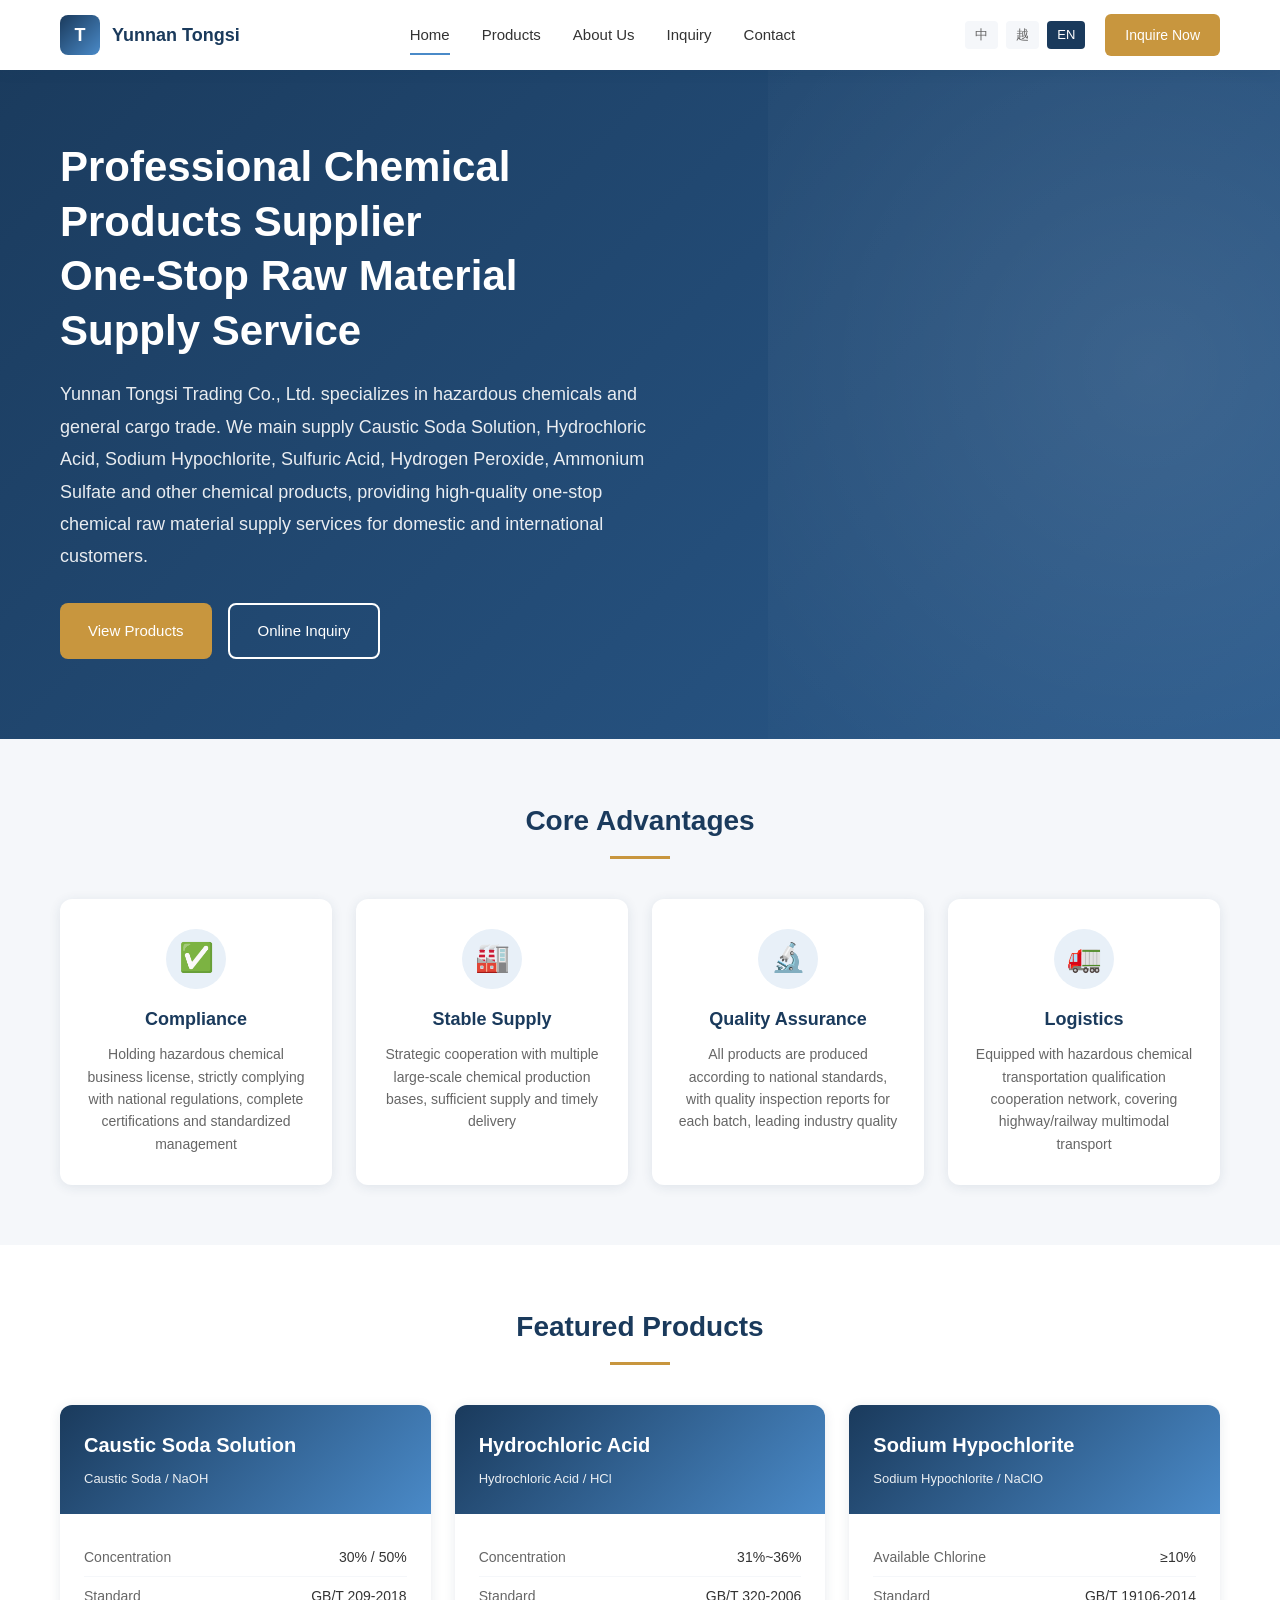
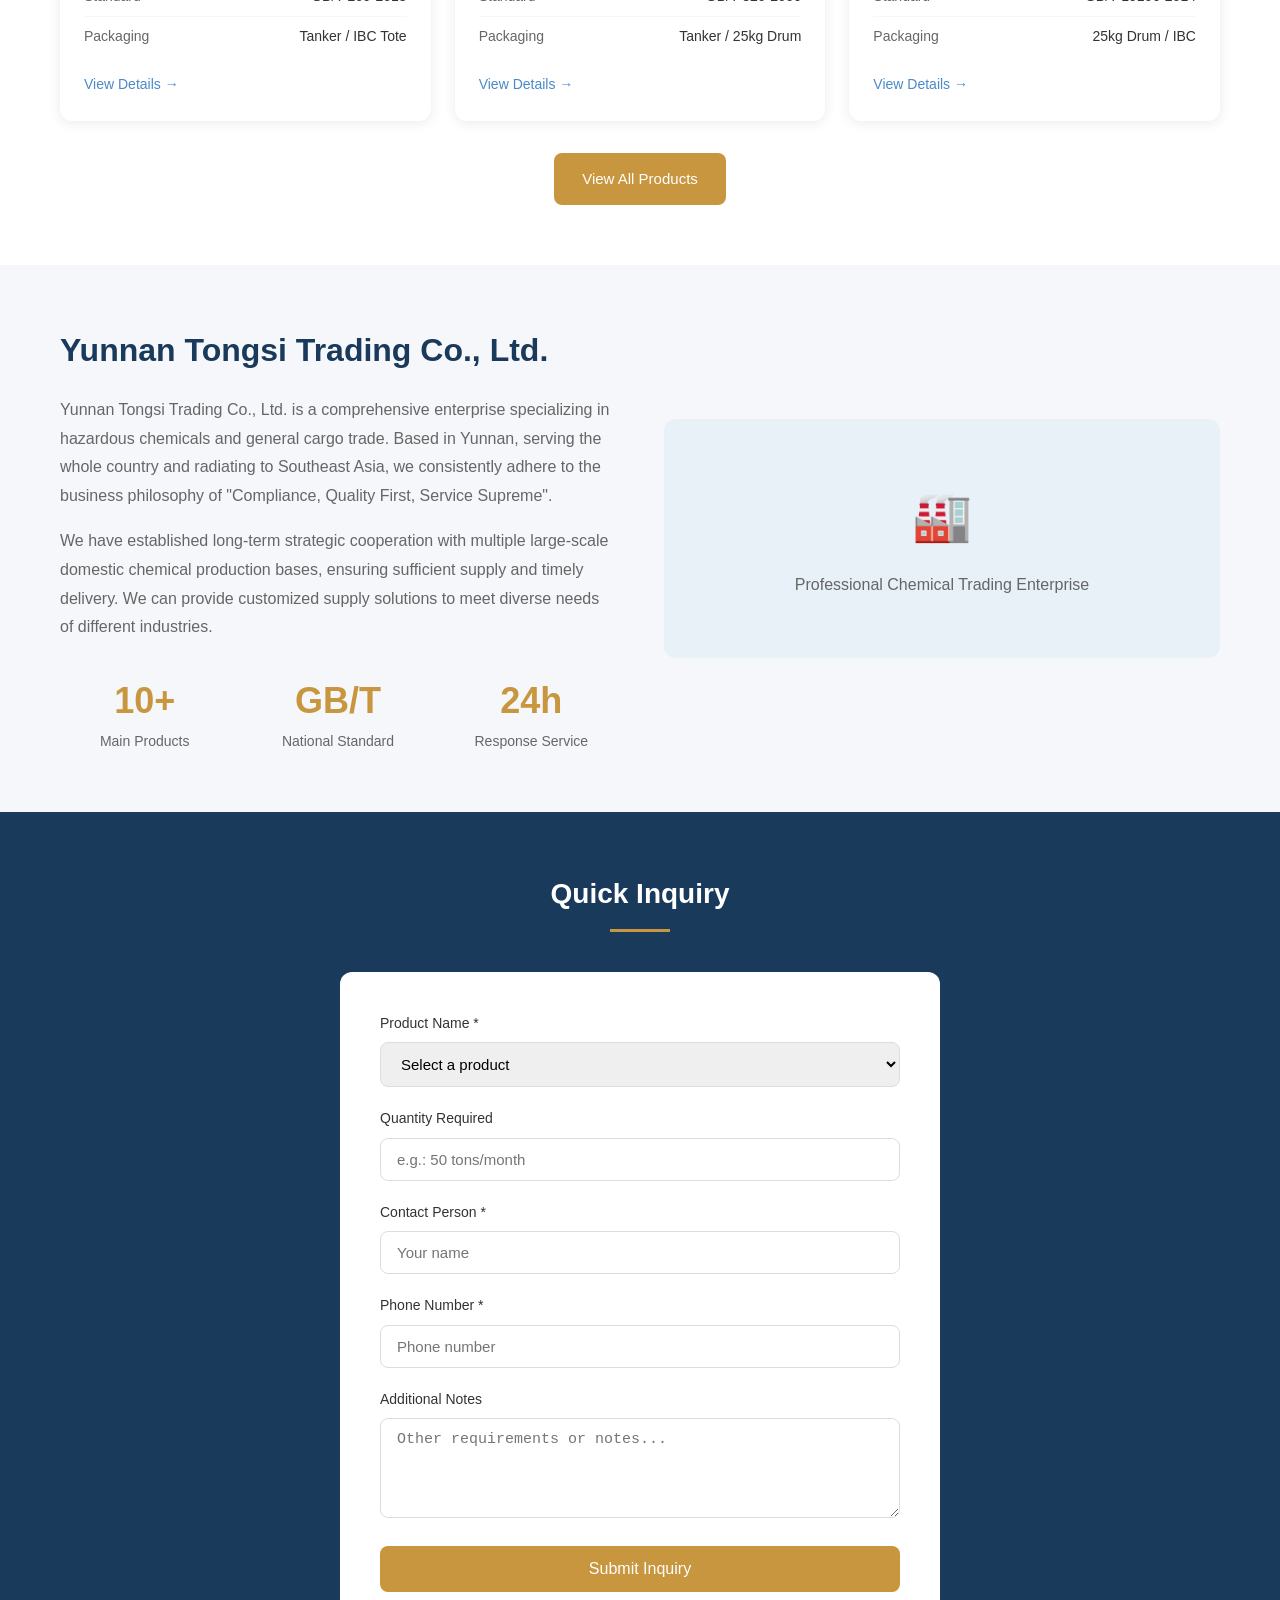
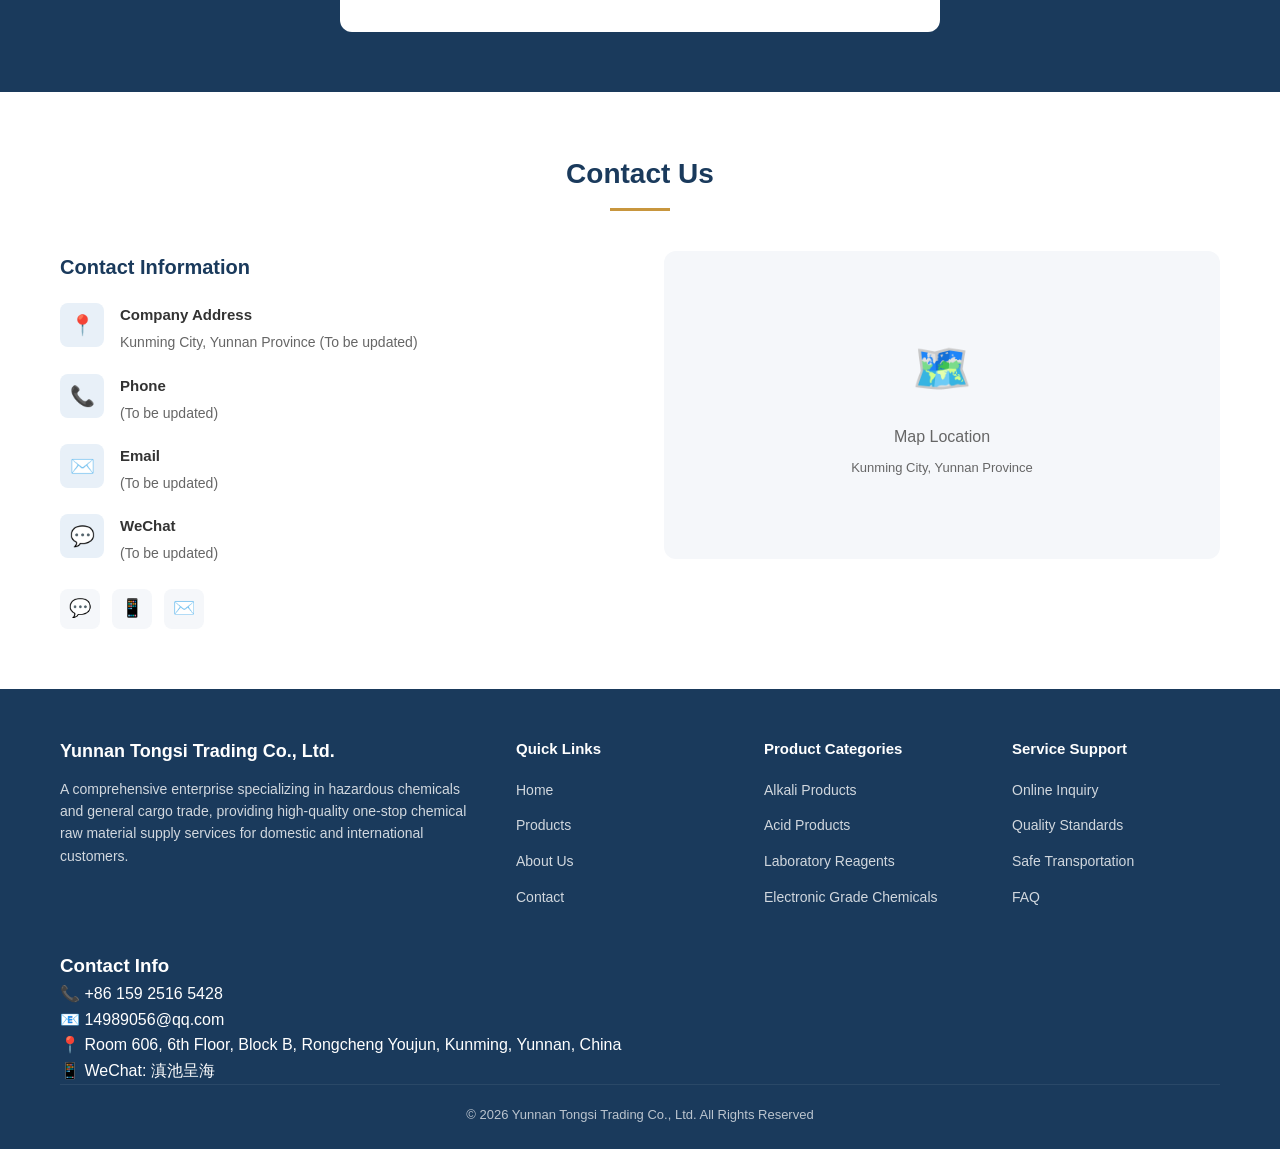
<file: en/index.html>
<!DOCTYPE html>
<html lang="en">
<head>
  <meta charset="UTF-8">
  <meta name="viewport" content="width=device-width, initial-scale=1.0">
  <meta name="description" content="Yunnan Tongsi Trading Co., Ltd. - Professional supplier of hazardous chemicals and general cargo trade, main products: Caustic Soda, Hydrochloric Acid, Sodium Hypochlorite, Sulfuric Acid, Hydrogen Peroxide, Ammonium Sulfate">
  <meta name="keywords" content="Caustic Soda, Hydrochloric Acid, Sodium Hypochlorite, Sulfuric Acid, Hydrogen Peroxide, Ammonium Sulfate, Chemical Products, Yunnan, Hazardous Chemicals">
  <title>Yunnan Tongsi Trading Co., Ltd. - Chemical Products Supplier</title>
  <link rel="stylesheet" href="../css/style.css">
</head>
<body>

<!-- Navigation -->
<nav class="navbar">
  <div class="container">
    <a href="index.html" class="logo">
      <div class="logo-icon">T</div>
      <span class="logo-text">Yunnan Tongsi</span>
    </a>
    <div class="nav-menu">
      <a href="index.html" class="active">Home</a>
      <a href="products.html">Products</a>
      <a href="about.html">About Us</a>
      <a href="inquiry.html">Inquiry</a>
      <a href="contact.html">Contact</a>
    </div>
    <div class="nav-right">
      <div class="lang-switch">
        <a href="../zh/index.html">中</a>
        <a href="../vi/index.html">越</a>
        <a href="../en/index.html" class="active">EN</a>
      </div>
      <a href="inquiry.html" class="nav-cta">Inquire Now</a>
    </div>
    <div class="mobile-menu-btn" onclick="toggleMenu()">
      <span></span>
      <span></span>
      <span></span>
    </div>
  </div>
</nav>

<!-- Hero Section -->
<section class="hero">
  <div class="container">
    <div class="hero-content">
      <h1>Professional Chemical Products Supplier<br>One-Stop Raw Material Supply Service</h1>
      <p>Yunnan Tongsi Trading Co., Ltd. specializes in hazardous chemicals and general cargo trade. We main supply Caustic Soda Solution, Hydrochloric Acid, Sodium Hypochlorite, Sulfuric Acid, Hydrogen Peroxide, Ammonium Sulfate and other chemical products, providing high-quality one-stop chemical raw material supply services for domestic and international customers.</p>
      <div class="hero-btns">
        <a href="products.html" class="btn btn-primary">View Products</a>
        <a href="inquiry.html" class="btn btn-outline">Online Inquiry</a>
      </div>
    </div>
  </div>
</section>

<!-- Core Advantages -->
<section class="advantages section">
  <div class="container">
    <h2 class="section-title">Core Advantages</h2>
    <div class="adv-grid">
      <div class="adv-card">
        <div class="adv-icon">✅</div>
        <h3>Compliance</h3>
        <p>Holding hazardous chemical business license, strictly complying with national regulations, complete certifications and standardized management</p>
      </div>
      <div class="adv-card">
        <div class="adv-icon">🏭</div>
        <h3>Stable Supply</h3>
        <p>Strategic cooperation with multiple large-scale chemical production bases, sufficient supply and timely delivery</p>
      </div>
      <div class="adv-card">
        <div class="adv-icon">🔬</div>
        <h3>Quality Assurance</h3>
        <p>All products are produced according to national standards, with quality inspection reports for each batch, leading industry quality</p>
      </div>
      <div class="adv-card">
        <div class="adv-icon">🚛</div>
        <h3>Logistics</h3>
        <p>Equipped with hazardous chemical transportation qualification cooperation network, covering highway/railway multimodal transport</p>
      </div>
    </div>
  </div>
</section>

<!-- Featured Products -->
<section class="products section">
  <div class="container">
    <h2 class="section-title">Featured Products</h2>
    <div class="product-grid">
      <!-- Caustic Soda Solution -->
      <div class="product-card">
        <div class="product-header">
          <h3>Caustic Soda Solution</h3>
          <p>Caustic Soda / NaOH</p>
        </div>
        <div class="product-body">
          <ul class="product-specs">
            <li><span class="label">Concentration</span><span class="value">30% / 50%</span></li>
            <li><span class="label">Standard</span><span class="value">GB/T 209-2018</span></li>
            <li><span class="label">Packaging</span><span class="value">Tanker / IBC Tote</span></li>
          </ul>
          <a href="products.html#lye" class="product-link">View Details →</a>
        </div>
      </div>
      <!-- Hydrochloric Acid -->
      <div class="product-card">
        <div class="product-header">
          <h3>Hydrochloric Acid</h3>
          <p>Hydrochloric Acid / HCl</p>
        </div>
        <div class="product-body">
          <ul class="product-specs">
            <li><span class="label">Concentration</span><span class="value">31%~36%</span></li>
            <li><span class="label">Standard</span><span class="value">GB/T 320-2006</span></li>
            <li><span class="label">Packaging</span><span class="value">Tanker / 25kg Drum</span></li>
          </ul>
          <a href="products.html#acid" class="product-link">View Details →</a>
        </div>
      </div>
      <!-- Sodium Hypochlorite -->
      <div class="product-card">
        <div class="product-header">
          <h3>Sodium Hypochlorite</h3>
          <p>Sodium Hypochlorite / NaClO</p>
        </div>
        <div class="product-body">
          <ul class="product-specs">
            <li><span class="label">Available Chlorine</span><span class="value">≥10%</span></li>
            <li><span class="label">Standard</span><span class="value">GB/T 19106-2014</span></li>
            <li><span class="label">Packaging</span><span class="value">25kg Drum / IBC</span></li>
          </ul>
          <a href="products.html#hypochlorite" class="product-link">View Details →</a>
        </div>
      </div>
    </div>
    <div style="text-align:center; margin-top:32px;">
      <a href="products.html" class="btn btn-primary">View All Products</a>
    </div>
  </div>
</section>

<!-- About Us -->
<section class="about section">
  <div class="container">
    <div class="about-content">
      <div class="about-text">
        <h2>Yunnan Tongsi Trading Co., Ltd.</h2>
        <p>Yunnan Tongsi Trading Co., Ltd. is a comprehensive enterprise specializing in hazardous chemicals and general cargo trade. Based in Yunnan, serving the whole country and radiating to Southeast Asia, we consistently adhere to the business philosophy of "Compliance, Quality First, Service Supreme".</p>
        <p>We have established long-term strategic cooperation with multiple large-scale domestic chemical production bases, ensuring sufficient supply and timely delivery. We can provide customized supply solutions to meet diverse needs of different industries.</p>
        <div class="about-stats">
          <div class="stat-item">
            <div class="stat-num">10+</div>
            <div class="stat-label">Main Products</div>
          </div>
          <div class="stat-item">
            <div class="stat-num">GB/T</div>
            <div class="stat-label">National Standard</div>
          </div>
          <div class="stat-item">
            <div class="stat-num">24h</div>
            <div class="stat-label">Response Service</div>
          </div>
        </div>
      </div>
      <div class="about-image">
        <!-- Placeholder: Company photo or qualification certificate -->
        <div style="background:var(--bg-blue); border-radius:12px; padding:60px; text-align:center; color:var(--text-mid);">
          <div style="font-size:48px; margin-bottom:16px;">🏭</div>
          <p>Professional Chemical Trading Enterprise</p>
        </div>
      </div>
    </div>
  </div>
</section>

<!-- Quick Inquiry -->
<section class="inquiry section">
  <div class="container">
    <h2 class="section-title">Quick Inquiry</h2>
    <form class="inquiry-form" action="https://formspree.io/f/YOUR_FORM_ID" method="POST">
      <div class="form-group">
        <label>Product Name *</label>
        <select name="product" required>
          <option value="">Select a product</option>
          <option value="Caustic Soda 30%">Caustic Soda 30%</option>
          <option value="Caustic Soda 50%">Caustic Soda 50%</option>
          <option value="Food Grade Caustic Soda">Food Grade Caustic Soda</option>
          <option value="Hydrochloric Acid">Hydrochloric Acid</option>
          <option value="Sulfuric Acid">Sulfuric Acid</option>
          <option value="Sodium Hypochlorite">Sodium Hypochlorite</option>
          <option value="Hydrogen Peroxide">Hydrogen Peroxide</option>
          <option value="Ammonium Sulfate">Ammonium Sulfate</option>
          <option value="Laboratory Reagents">Laboratory Reagents</option>
          <option value="Electronic Grade Chemicals">Electronic Grade Chemicals</option>
          <option value="Other">Other</option>
        </select>
      </div>
      <div class="form-group">
        <label>Quantity Required</label>
        <input type="text" name="quantity" placeholder="e.g.: 50 tons/month">
      </div>
      <div class="form-group">
        <label>Contact Person *</label>
        <input type="text" name="name" required placeholder="Your name">
      </div>
      <div class="form-group">
        <label>Phone Number *</label>
        <input type="tel" name="phone" required placeholder="Phone number">
      </div>
      <div class="form-group">
        <label>Additional Notes</label>
        <textarea name="message" placeholder="Other requirements or notes..."></textarea>
      </div>
      <button type="submit" class="form-submit">Submit Inquiry</button>
    </form>
  </div>
</section>

<!-- Contact Information -->
<section class="contact section">
  <div class="container">
    <h2 class="section-title">Contact Us</h2>
    <div class="contact-grid">
      <div class="contact-info">
        <h3>Contact Information</h3>
        <div class="contact-item">
          <div class="contact-icon">📍</div>
          <div class="contact-text">
            <h4>Company Address</h4>
            <p>Kunming City, Yunnan Province (To be updated)</p>
          </div>
        </div>
        <div class="contact-item">
          <div class="contact-icon">📞</div>
          <div class="contact-text">
            <h4>Phone</h4>
            <p>(To be updated)</p>
          </div>
        </div>
        <div class="contact-item">
          <div class="contact-icon">✉️</div>
          <div class="contact-text">
            <h4>Email</h4>
            <p>(To be updated)</p>
          </div>
        </div>
        <div class="contact-item">
          <div class="contact-icon">💬</div>
          <div class="contact-text">
            <h4>WeChat</h4>
            <p>(To be updated)</p>
          </div>
        </div>
        <div class="social-links">
          <a href="#" title="WeChat">💬</a>
          <a href="#" title="WhatsApp">📱</a>
          <a href="#" title="Email">✉️</a>
        </div>
      </div>
      <div class="contact-map">
        <!-- Map placeholder -->
        <div style="background:var(--bg-light); border-radius:12px; padding:80px 40px; text-align:center; color:var(--text-mid);">
          <div style="font-size:48px; margin-bottom:16px;">🗺️</div>
          <p>Map Location</p>
          <p style="font-size:13px; margin-top:8px;">Kunming City, Yunnan Province</p>
        </div>
      </div>
    </div>
  </div>
</section>

<!-- Footer -->
<footer class="footer">
  <div class="container">
    <div class="footer-grid">
      <div class="footer-brand">
        <h3>Yunnan Tongsi Trading Co., Ltd.</h3>
        <p>A comprehensive enterprise specializing in hazardous chemicals and general cargo trade, providing high-quality one-stop chemical raw material supply services for domestic and international customers.</p>
      </div>
      <div class="footer-links">
        <h4>Quick Links</h4>
        <ul>
          <li><a href="index.html">Home</a></li>
          <li><a href="products.html">Products</a></li>
          <li><a href="about.html">About Us</a></li>
          <li><a href="contact.html">Contact</a></li>
        </ul>
      </div>
      <div class="footer-links">
        <h4>Product Categories</h4>
        <ul>
          <li><a href="products.html#lye">Alkali Products</a></li>
          <li><a href="products.html#acid">Acid Products</a></li>
          <li><a href="products.html#reagent">Laboratory Reagents</a></li>
          <li><a href="products.html#electronic">Electronic Grade Chemicals</a></li>
        </ul>
      </div>
      <div class="footer-links">
        <h4>Service Support</h4>
        <ul>
          <li><a href="inquiry.html">Online Inquiry</a></li>
          <li><a href="#">Quality Standards</a></li>
          <li><a href="#">Safe Transportation</a></li>
          <li><a href="#">FAQ</a></li>
        </ul>
      </div>
    </div>
      <div class="footer-section">
        <h3>Contact Info</h3>
        <p>📞 +86 159 2516 5428</p>
        <p>📧 14989056@qq.com</p>
        <p>📍 Room 606, 6th Floor, Block B, Rongcheng Youjun, Kunming, Yunnan, China</p>
        <p>📱 WeChat: 滇池呈海</p>
      </div>
    <div class="footer-bottom">
      <p>© 2026 Yunnan Tongsi Trading Co., Ltd. All Rights Reserved</p>
    </div>
  </div>
</footer>

<script src="../js/main.js"></script>
</body>
</html>
</file>
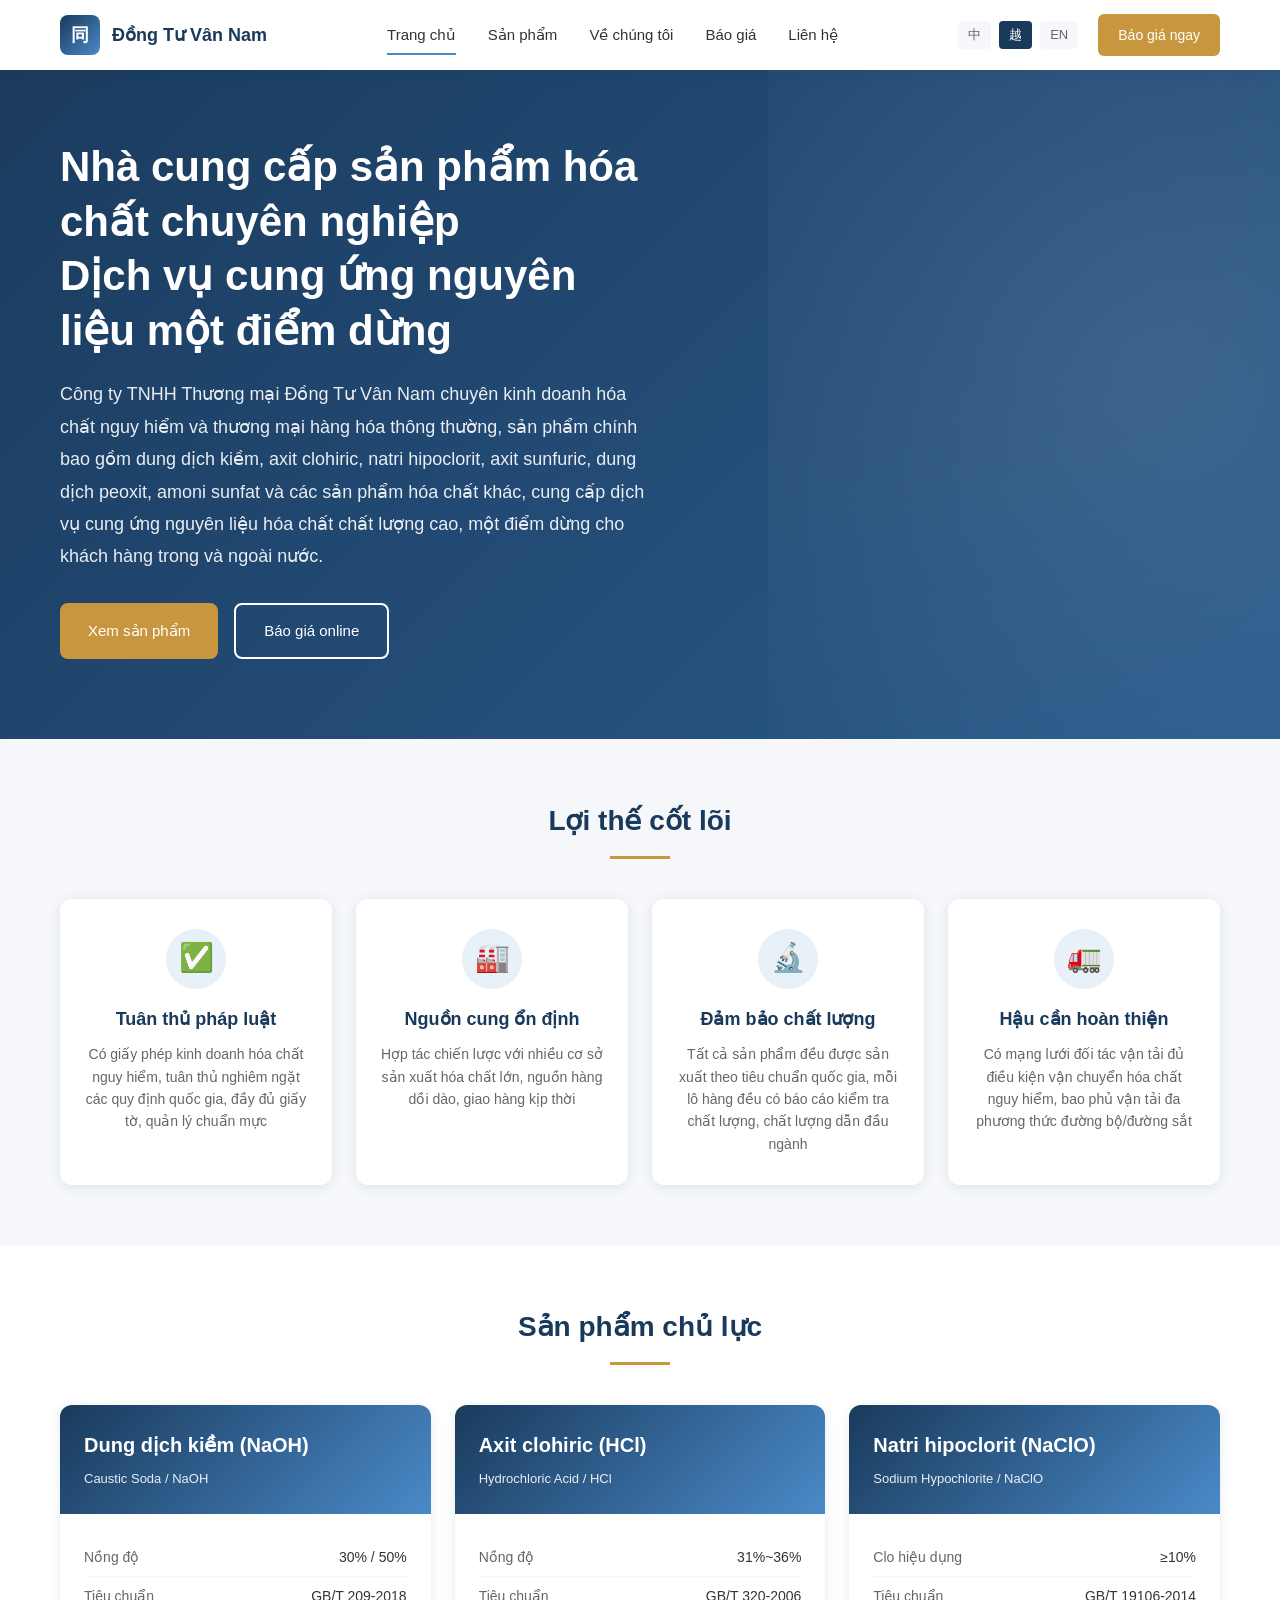
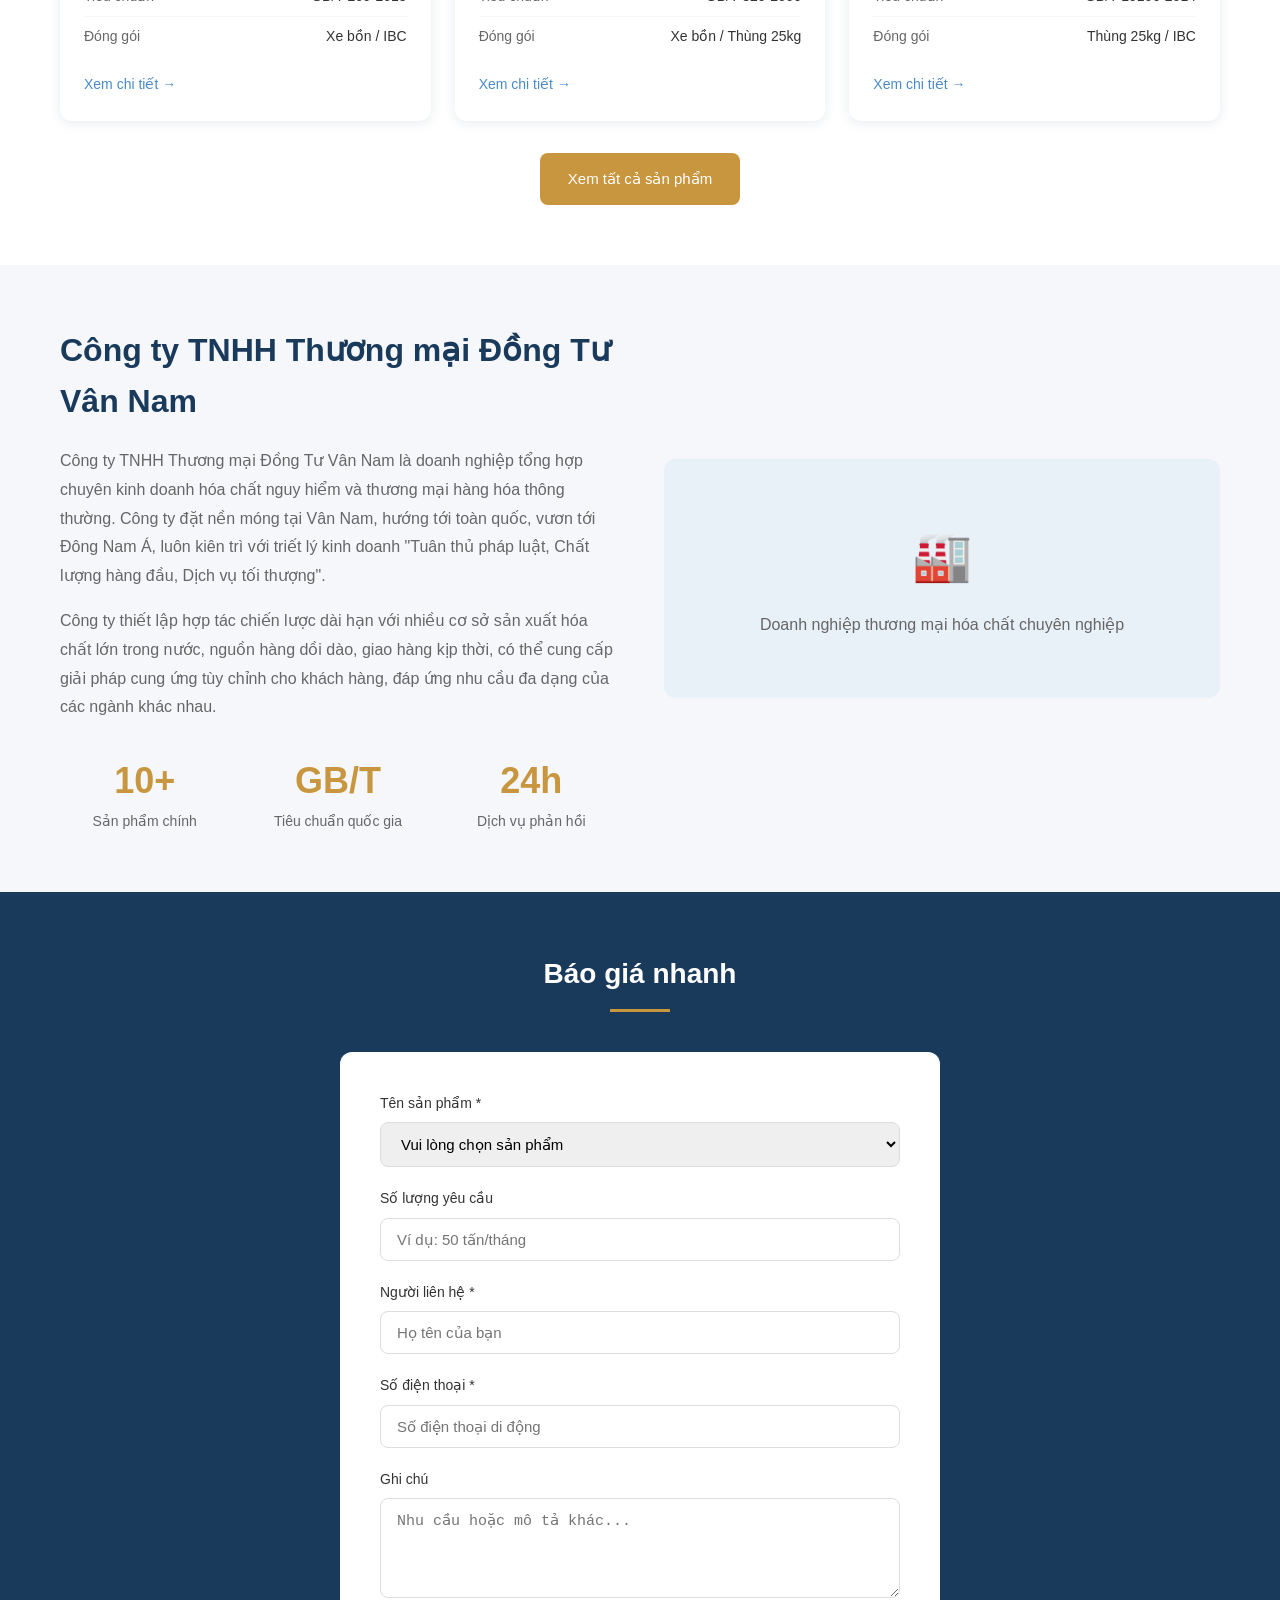
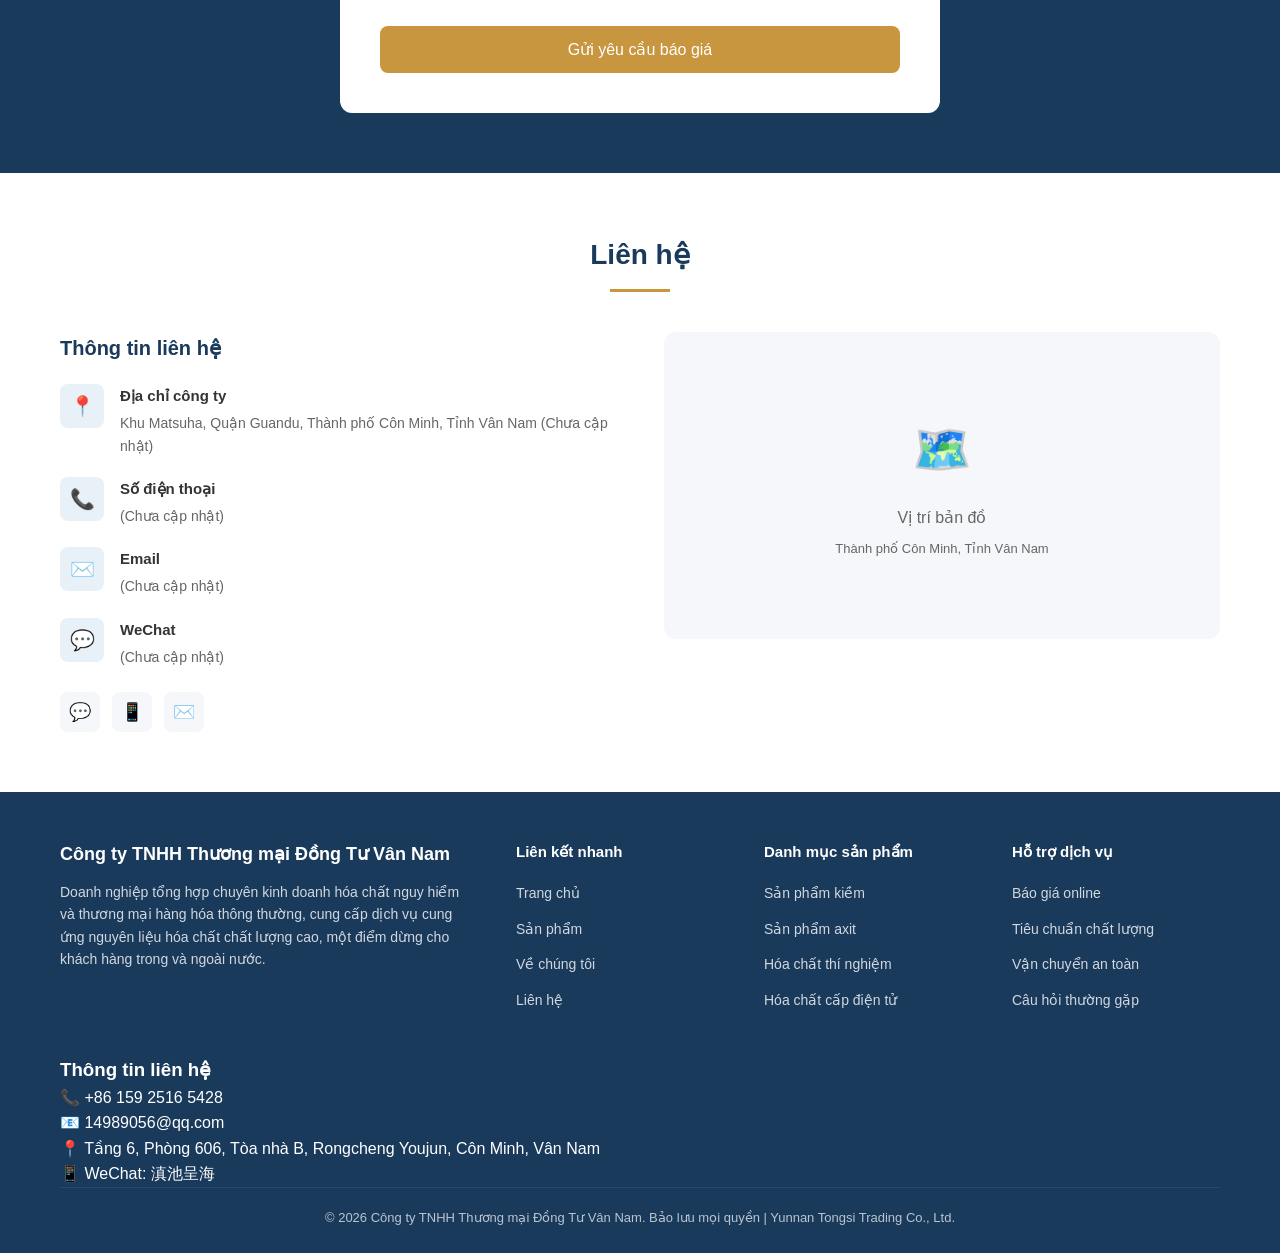
<file: vi/index.html>
<!DOCTYPE html>
<html lang="vi">
<head>
  <meta charset="UTF-8">
  <meta name="viewport" content="width=device-width, initial-scale=1.0">
  <meta name="description" content="Công ty TNHH Thương mại Đồng Tư Vân Nam - Nhà cung cấp sản phẩm hóa chất chuyên nghiệp, dung dịch kiềm, axit clohiric, natri hipoclorit, axit sunfuric, dung dịch peoxit, amoni sunfat">
  <meta name="keywords" content="dung dịch kiềm, axit clohiric, natri hipoclorit, axit sunfuric, dung dịch peoxit, amoni sunfat, sản phẩm hóa chất, Vân Nam, hóa chất nguy hiểm">
  <title>Công ty TNHH Thương mại Đồng Tư Vân Nam - Nhà cung cấp sản phẩm hóa chất</title>
  <link rel="stylesheet" href="../css/style.css">
</head>
<body>

<!-- Thanh điều hướng -->
<nav class="navbar">
  <div class="container">
    <a href="index.html" class="logo">
      <div class="logo-icon">同</div>
      <span class="logo-text">Đồng Tư Vân Nam</span>
    </a>
    <div class="nav-menu">
      <a href="index.html" class="active">Trang chủ</a>
      <a href="products.html">Sản phẩm</a>
      <a href="about.html">Về chúng tôi</a>
      <a href="inquiry.html">Báo giá</a>
      <a href="contact.html">Liên hệ</a>
    </div>
    <div class="nav-right">
      <div class="lang-switch">
        <a href="../zh/index.html">中</a>
        <a href="../vi/index.html" class="active">越</a>
        <a href="../en/index.html">EN</a>
      </div>
      <a href="inquiry.html" class="nav-cta">Báo giá ngay</a>
    </div>
    <div class="mobile-menu-btn" onclick="toggleMenu()">
      <span></span>
      <span></span>
      <span></span>
    </div>
  </div>
</nav>

<!-- Hero -->
<section class="hero">
  <div class="container">
    <div class="hero-content">
      <h1>Nhà cung cấp sản phẩm hóa chất chuyên nghiệp<br>Dịch vụ cung ứng nguyên liệu một điểm dừng</h1>
      <p>Công ty TNHH Thương mại Đồng Tư Vân Nam chuyên kinh doanh hóa chất nguy hiểm và thương mại hàng hóa thông thường, sản phẩm chính bao gồm dung dịch kiềm, axit clohiric, natri hipoclorit, axit sunfuric, dung dịch peoxit, amoni sunfat và các sản phẩm hóa chất khác, cung cấp dịch vụ cung ứng nguyên liệu hóa chất chất lượng cao, một điểm dừng cho khách hàng trong và ngoài nước.</p>
      <div class="hero-btns">
        <a href="products.html" class="btn btn-primary">Xem sản phẩm</a>
        <a href="inquiry.html" class="btn btn-outline">Báo giá online</a>
      </div>
    </div>
  </div>
</section>

<!-- Lợi thế cốt lõi -->
<section class="advantages section">
  <div class="container">
    <h2 class="section-title">Lợi thế cốt lõi</h2>
    <div class="adv-grid">
      <div class="adv-card">
        <div class="adv-icon">✅</div>
        <h3>Tuân thủ pháp luật</h3>
        <p>Có giấy phép kinh doanh hóa chất nguy hiểm, tuân thủ nghiêm ngặt các quy định quốc gia, đầy đủ giấy tờ, quản lý chuẩn mực</p>
      </div>
      <div class="adv-card">
        <div class="adv-icon">🏭</div>
        <h3>Nguồn cung ổn định</h3>
        <p>Hợp tác chiến lược với nhiều cơ sở sản xuất hóa chất lớn, nguồn hàng dồi dào, giao hàng kịp thời</p>
      </div>
      <div class="adv-card">
        <div class="adv-icon">🔬</div>
        <h3>Đảm bảo chất lượng</h3>
        <p>Tất cả sản phẩm đều được sản xuất theo tiêu chuẩn quốc gia, mỗi lô hàng đều có báo cáo kiểm tra chất lượng, chất lượng dẫn đầu ngành</p>
      </div>
      <div class="adv-card">
        <div class="adv-icon">🚛</div>
        <h3>Hậu cần hoàn thiện</h3>
        <p>Có mạng lưới đối tác vận tải đủ điều kiện vận chuyển hóa chất nguy hiểm, bao phủ vận tải đa phương thức đường bộ/đường sắt</p>
      </div>
    </div>
  </div>
</section>

<!-- Sản phẩm chủ lực -->
<section class="products section">
  <div class="container">
    <h2 class="section-title">Sản phẩm chủ lực</h2>
    <div class="product-grid">
      <!-- Dung dịch kiềm -->
      <div class="product-card">
        <div class="product-header">
          <h3>Dung dịch kiềm (NaOH)</h3>
          <p>Caustic Soda / NaOH</p>
        </div>
        <div class="product-body">
          <ul class="product-specs">
            <li><span class="label">Nồng độ</span><span class="value">30% / 50%</span></li>
            <li><span class="label">Tiêu chuẩn</span><span class="value">GB/T 209-2018</span></li>
            <li><span class="label">Đóng gói</span><span class="value">Xe bồn / IBC</span></li>
          </ul>
          <a href="products.html#lye" class="product-link">Xem chi tiết →</a>
        </div>
      </div>
      <!-- Axit clohiric -->
      <div class="product-card">
        <div class="product-header">
          <h3>Axit clohiric (HCl)</h3>
          <p>Hydrochloric Acid / HCl</p>
        </div>
        <div class="product-body">
          <ul class="product-specs">
            <li><span class="label">Nồng độ</span><span class="value">31%~36%</span></li>
            <li><span class="label">Tiêu chuẩn</span><span class="value">GB/T 320-2006</span></li>
            <li><span class="label">Đóng gói</span><span class="value">Xe bồn / Thùng 25kg</span></li>
          </ul>
          <a href="products.html#acid" class="product-link">Xem chi tiết →</a>
        </div>
      </div>
      <!-- Natri hipoclorit -->
      <div class="product-card">
        <div class="product-header">
          <h3>Natri hipoclorit (NaClO)</h3>
          <p>Sodium Hypochlorite / NaClO</p>
        </div>
        <div class="product-body">
          <ul class="product-specs">
            <li><span class="label">Clo hiệu dụng</span><span class="value">≥10%</span></li>
            <li><span class="label">Tiêu chuẩn</span><span class="value">GB/T 19106-2014</span></li>
            <li><span class="label">Đóng gói</span><span class="value">Thùng 25kg / IBC</span></li>
          </ul>
          <a href="products.html#hypochlorite" class="product-link">Xem chi tiết →</a>
        </div>
      </div>
    </div>
    <div style="text-align:center; margin-top:32px;">
      <a href="products.html" class="btn btn-primary">Xem tất cả sản phẩm</a>
    </div>
  </div>
</section>

<!-- Về chúng tôi -->
<section class="about section">
  <div class="container">
    <div class="about-content">
      <div class="about-text">
        <h2>Công ty TNHH Thương mại Đồng Tư Vân Nam</h2>
        <p>Công ty TNHH Thương mại Đồng Tư Vân Nam là doanh nghiệp tổng hợp chuyên kinh doanh hóa chất nguy hiểm và thương mại hàng hóa thông thường. Công ty đặt nền móng tại Vân Nam, hướng tới toàn quốc, vươn tới Đông Nam Á, luôn kiên trì với triết lý kinh doanh "Tuân thủ pháp luật, Chất lượng hàng đầu, Dịch vụ tối thượng".</p>
        <p>Công ty thiết lập hợp tác chiến lược dài hạn với nhiều cơ sở sản xuất hóa chất lớn trong nước, nguồn hàng dồi dào, giao hàng kịp thời, có thể cung cấp giải pháp cung ứng tùy chỉnh cho khách hàng, đáp ứng nhu cầu đa dạng của các ngành khác nhau.</p>
        <div class="about-stats">
          <div class="stat-item">
            <div class="stat-num">10+</div>
            <div class="stat-label">Sản phẩm chính</div>
          </div>
          <div class="stat-item">
            <div class="stat-num">GB/T</div>
            <div class="stat-label">Tiêu chuẩn quốc gia</div>
          </div>
          <div class="stat-item">
            <div class="stat-num">24h</div>
            <div class="stat-label">Dịch vụ phản hồi</div>
          </div>
        </div>
      </div>
      <div class="about-image">
        <!-- Placeholder: có thể đặt ảnh công ty hoặc giấy chứng nhận -->
        <div style="background:var(--bg-blue); border-radius:12px; padding:60px; text-align:center; color:var(--text-mid);">
          <div style="font-size:48px; margin-bottom:16px;">🏭</div>
          <p>Doanh nghiệp thương mại hóa chất chuyên nghiệp</p>
        </div>
      </div>
    </div>
  </div>
</section>

<!-- Báo giá nhanh -->
<section class="inquiry section">
  <div class="container">
    <h2 class="section-title">Báo giá nhanh</h2>
    <form class="inquiry-form" action="https://formspree.io/f/YOUR_FORM_ID" method="POST">
      <div class="form-group">
        <label>Tên sản phẩm *</label>
        <select name="product" required>
          <option value="">Vui lòng chọn sản phẩm</option>
          <option value="Dung dịch kiềm 30%">Dung dịch kiềm 30%</option>
          <option value="Dung dịch kiềm 50%">Dung dịch kiềm 50%</option>
          <option value="Dung dịch kiềm cấp thực phẩm">Dung dịch kiềm cấp thực phẩm</option>
          <option value="Axit clohiric">Axit clohiric</option>
          <option value="Axit sunfuric">Axit sunfuric</option>
          <option value="Natri hipoclorit">Natri hipoclorit</option>
          <option value="Dung dịch peoxit">Dung dịch peoxit</option>
          <option value="Amoni sunfat">Amoni sunfat</option>
          <option value="Hóa chất thí nghiệm">Hóa chất thí nghiệm</option>
          <option value="Hóa chất cấp điện tử">Hóa chất cấp điện tử</option>
          <option value="Khác">Khác</option>
        </select>
      </div>
      <div class="form-group">
        <label>Số lượng yêu cầu</label>
        <input type="text" name="quantity" placeholder="Ví dụ: 50 tấn/tháng">
      </div>
      <div class="form-group">
        <label>Người liên hệ *</label>
        <input type="text" name="name" required placeholder="Họ tên của bạn">
      </div>
      <div class="form-group">
        <label>Số điện thoại *</label>
        <input type="tel" name="phone" required placeholder="Số điện thoại di động">
      </div>
      <div class="form-group">
        <label>Ghi chú</label>
        <textarea name="message" placeholder="Nhu cầu hoặc mô tả khác..."></textarea>
      </div>
      <button type="submit" class="form-submit">Gửi yêu cầu báo giá</button>
    </form>
  </div>
</section>

<!-- Liên hệ -->
<section class="contact section">
  <div class="container">
    <h2 class="section-title">Liên hệ</h2>
    <div class="contact-grid">
      <div class="contact-info">
        <h3>Thông tin liên hệ</h3>
        <div class="contact-item">
          <div class="contact-icon">📍</div>
          <div class="contact-text">
            <h4>Địa chỉ công ty</h4>
            <p>Khu Matsuha, Quận Guandu, Thành phố Côn Minh, Tỉnh Vân Nam (Chưa cập nhật)</p>
          </div>
        </div>
        <div class="contact-item">
          <div class="contact-icon">📞</div>
          <div class="contact-text">
            <h4>Số điện thoại</h4>
            <p>(Chưa cập nhật)</p>
          </div>
        </div>
        <div class="contact-item">
          <div class="contact-icon">✉️</div>
          <div class="contact-text">
            <h4>Email</h4>
            <p>(Chưa cập nhật)</p>
          </div>
        </div>
        <div class="contact-item">
          <div class="contact-icon">💬</div>
          <div class="contact-text">
            <h4>WeChat</h4>
            <p>(Chưa cập nhật)</p>
          </div>
        </div>
        <div class="social-links">
          <a href="#" title="WeChat">💬</a>
          <a href="#" title="WhatsApp">📱</a>
          <a href="#" title="Email">✉️</a>
        </div>
      </div>
      <div class="contact-map">
        <!-- Placeholder bản đồ -->
        <div style="background:var(--bg-light); border-radius:12px; padding:80px 40px; text-align:center; color:var(--text-mid);">
          <div style="font-size:48px; margin-bottom:16px;">🗺️</div>
          <p>Vị trí bản đồ</p>
          <p style="font-size:13px; margin-top:8px;">Thành phố Côn Minh, Tỉnh Vân Nam</p>
        </div>
      </div>
    </div>
  </div>
</section>

<!-- Footer -->
<footer class="footer">
  <div class="container">
    <div class="footer-grid">
      <div class="footer-brand">
        <h3>Công ty TNHH Thương mại Đồng Tư Vân Nam</h3>
        <p>Doanh nghiệp tổng hợp chuyên kinh doanh hóa chất nguy hiểm và thương mại hàng hóa thông thường, cung cấp dịch vụ cung ứng nguyên liệu hóa chất chất lượng cao, một điểm dừng cho khách hàng trong và ngoài nước.</p>
      </div>
      <div class="footer-links">
        <h4>Liên kết nhanh</h4>
        <ul>
          <li><a href="index.html">Trang chủ</a></li>
          <li><a href="products.html">Sản phẩm</a></li>
          <li><a href="about.html">Về chúng tôi</a></li>
          <li><a href="contact.html">Liên hệ</a></li>
        </ul>
      </div>
      <div class="footer-links">
        <h4>Danh mục sản phẩm</h4>
        <ul>
          <li><a href="products.html#lye">Sản phẩm kiềm</a></li>
          <li><a href="products.html#acid">Sản phẩm axit</a></li>
          <li><a href="products.html#reagent">Hóa chất thí nghiệm</a></li>
          <li><a href="products.html#electronic">Hóa chất cấp điện tử</a></li>
        </ul>
      </div>
      <div class="footer-links">
        <h4>Hỗ trợ dịch vụ</h4>
        <ul>
          <li><a href="inquiry.html">Báo giá online</a></li>
          <li><a href="#">Tiêu chuẩn chất lượng</a></li>
          <li><a href="#">Vận chuyển an toàn</a></li>
          <li><a href="#">Câu hỏi thường gặp</a></li>
        </ul>
      </div>
    </div>
      <div class="footer-section">
        <h3>Thông tin liên hệ</h3>
        <p>📞 +86 159 2516 5428</p>
        <p>📧 14989056@qq.com</p>
        <p>📍 Tầng 6, Phòng 606, Tòa nhà B, Rongcheng Youjun, Côn Minh, Vân Nam</p>
        <p>📱 WeChat: 滇池呈海</p>
      </div>
    <div class="footer-bottom">
      <p>© 2026 Công ty TNHH Thương mại Đồng Tư Vân Nam. Bảo lưu mọi quyền | Yunnan Tongsi Trading Co., Ltd.</p>
    </div>
  </div>
</footer>

<script src="../js/main.js"></script>
</body>
</html>
</file>
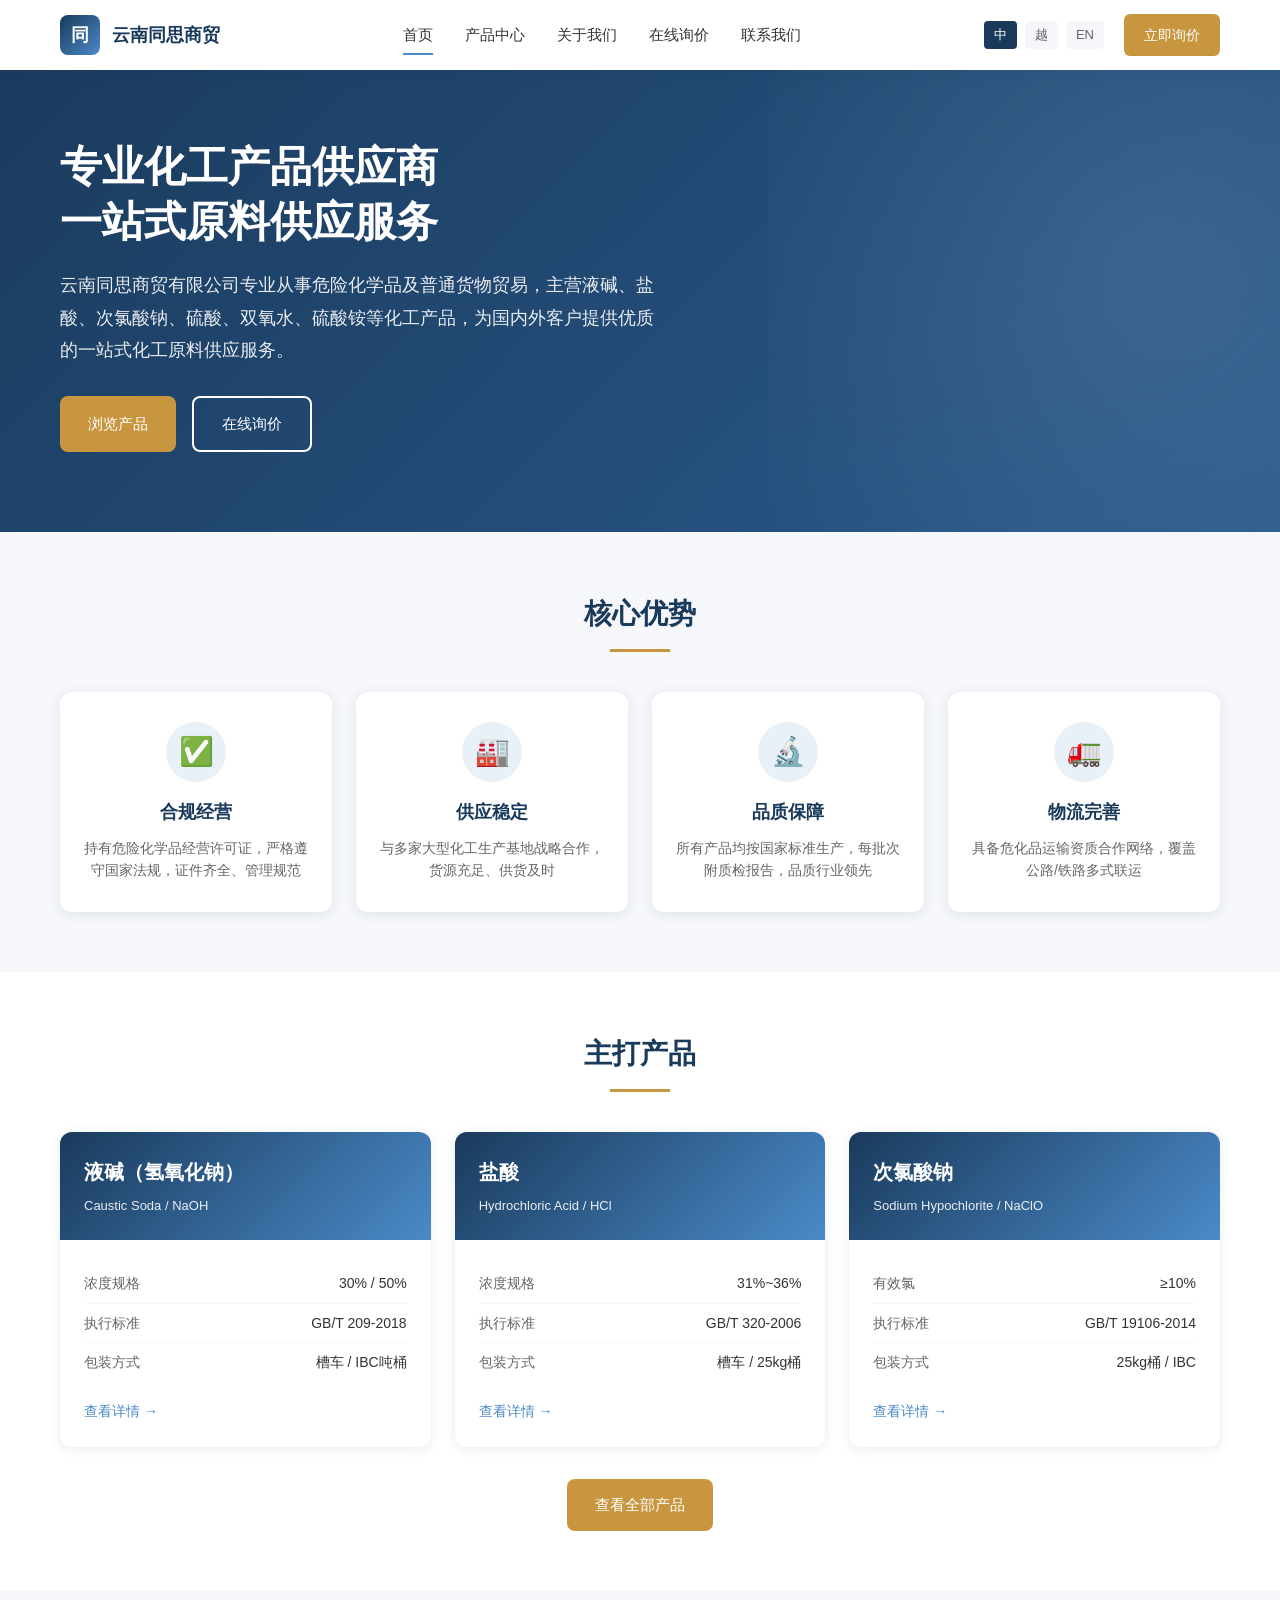
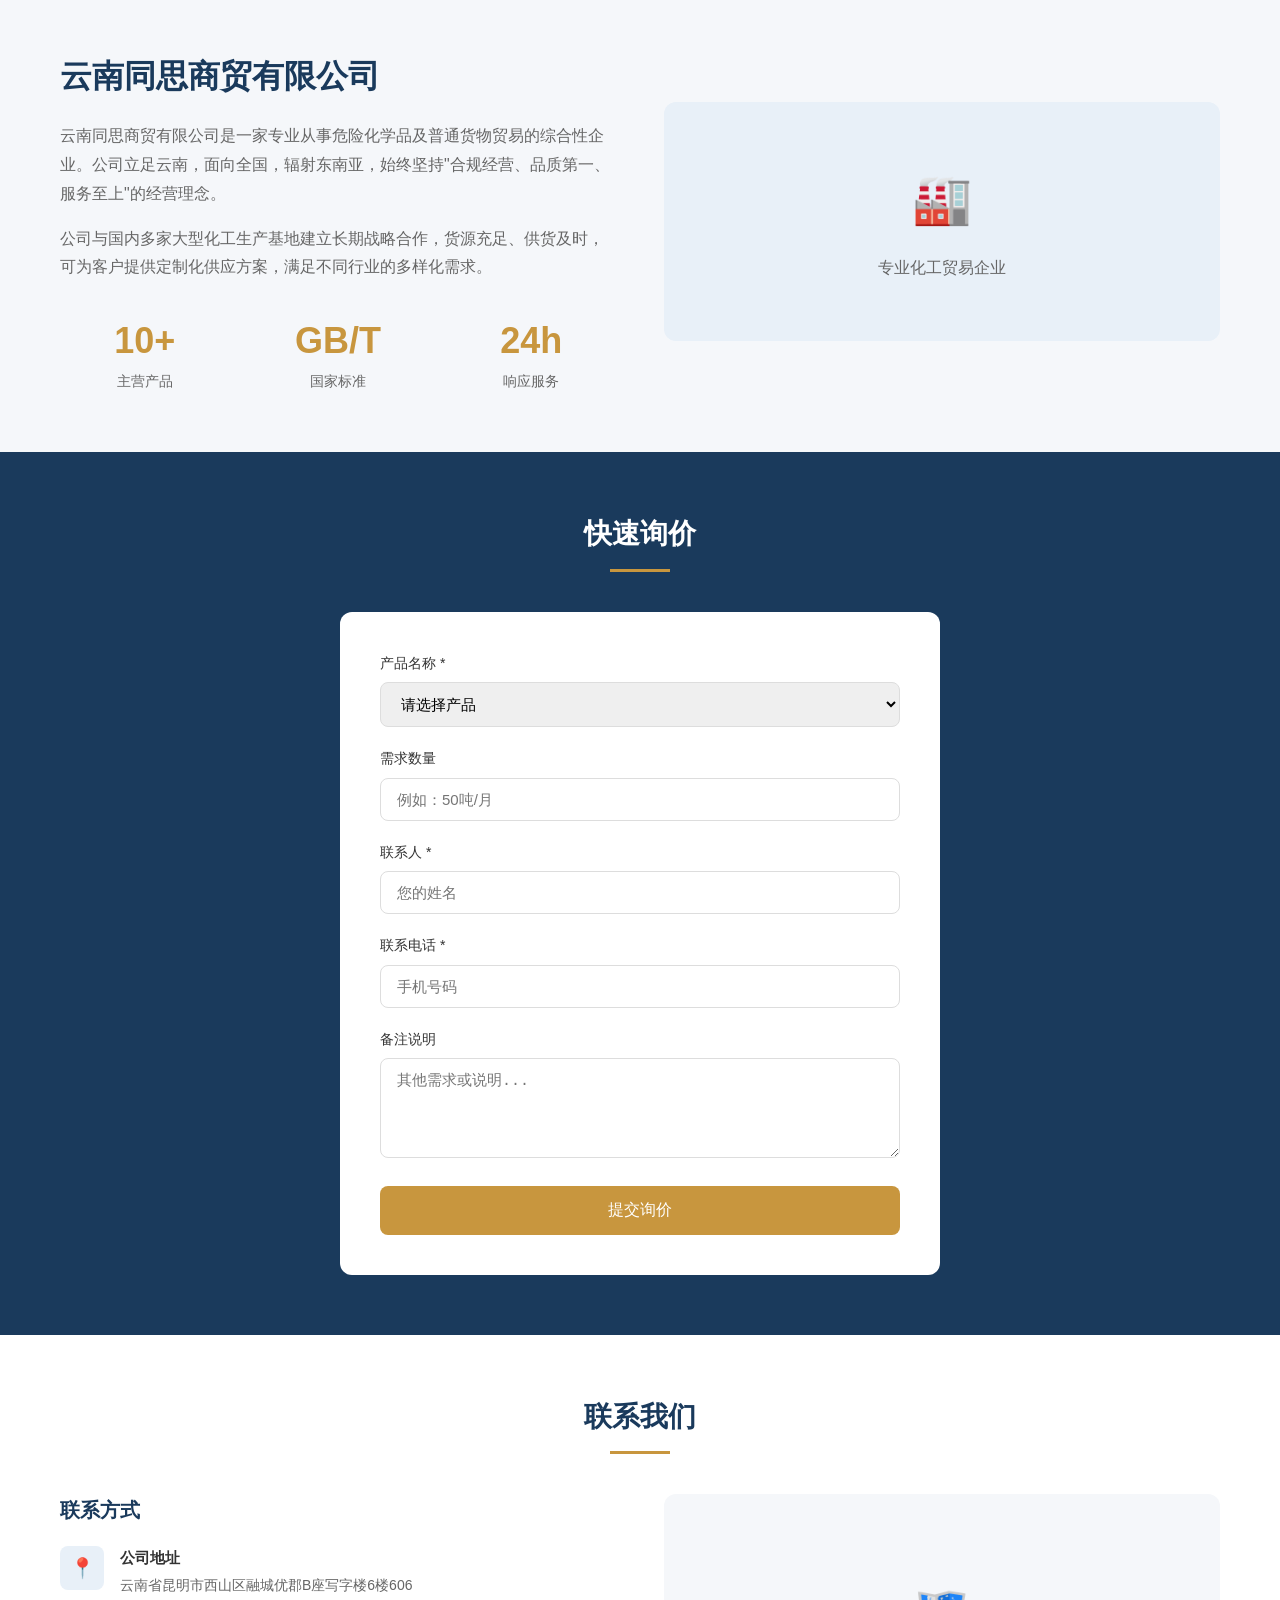
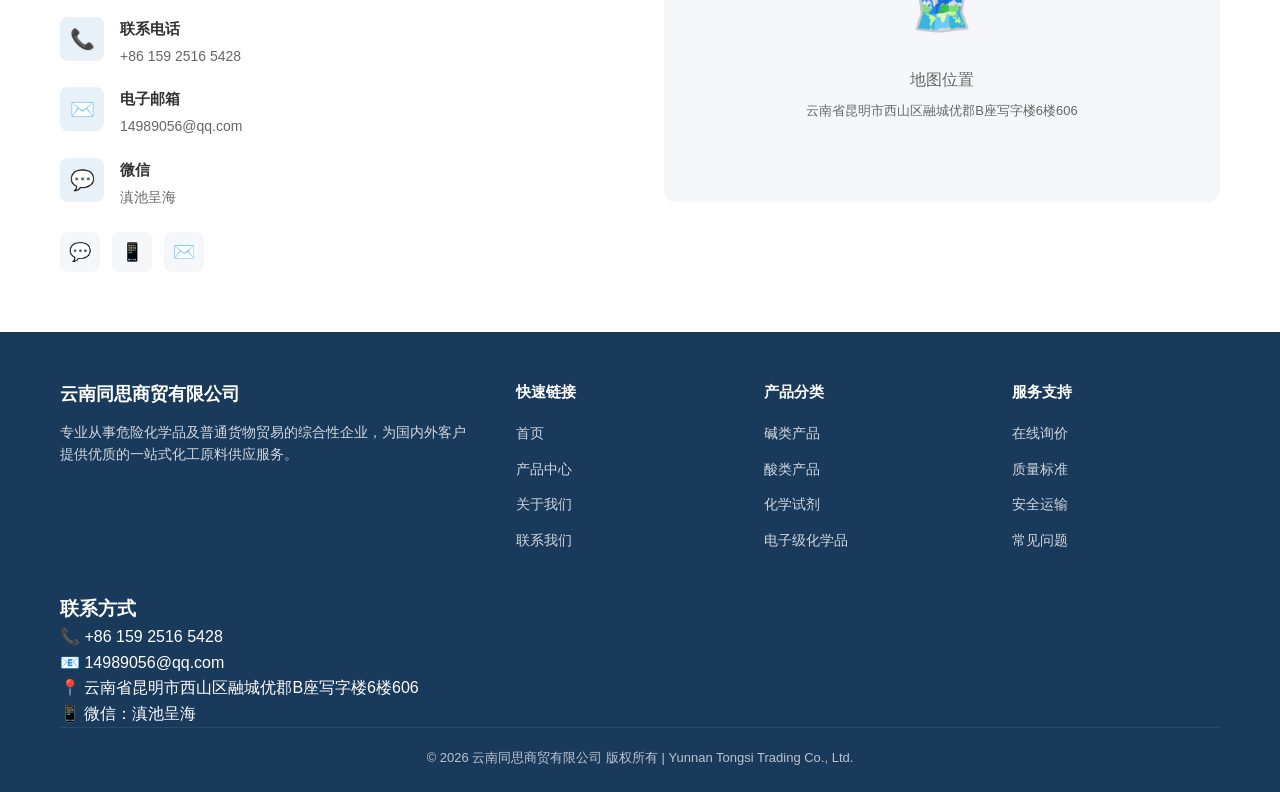
<file: zh/index.html>
<!DOCTYPE html>
<html lang="zh-CN">
<head>
  <meta charset="UTF-8">
  <meta name="viewport" content="width=device-width, initial-scale=1.0">
  <meta name="description" content="云南同思商贸有限公司 - 专业从事危险化学品及普通货物贸易，主营液碱、盐酸、次氯酸钠、硫酸、双氧水、硫酸铵等化工产品">
  <meta name="keywords" content="液碱,盐酸,次氯酸钠,硫酸,双氧水,硫酸铵,化工产品,云南,危险化学品">
  <title>云南同思商贸有限公司 - 化工产品供应商</title>
  <link rel="stylesheet" href="../css/style.css">
</head>
<body>

<!-- 导航栏 -->
<nav class="navbar">
  <div class="container">
    <a href="index.html" class="logo">
      <div class="logo-icon">同</div>
      <span class="logo-text">云南同思商贸</span>
    </a>
    <div class="nav-menu">
      <a href="index.html" class="active">首页</a>
      <a href="products.html">产品中心</a>
      <a href="about.html">关于我们</a>
      <a href="inquiry.html">在线询价</a>
      <a href="contact.html">联系我们</a>
    </div>
    <div class="nav-right">
      <div class="lang-switch">
        <a href="../zh/index.html" class="active">中</a>
        <a href="../vi/index.html">越</a>
        <a href="../en/index.html">EN</a>
      </div>
      <a href="inquiry.html" class="nav-cta">立即询价</a>
    </div>
    <div class="mobile-menu-btn" onclick="toggleMenu()">
      <span></span>
      <span></span>
      <span></span>
    </div>
  </div>
</nav>

<!-- Hero 区域 -->
<section class="hero">
  <div class="container">
    <div class="hero-content">
      <h1>专业化工产品供应商<br>一站式原料供应服务</h1>
      <p>云南同思商贸有限公司专业从事危险化学品及普通货物贸易，主营液碱、盐酸、次氯酸钠、硫酸、双氧水、硫酸铵等化工产品，为国内外客户提供优质的一站式化工原料供应服务。</p>
      <div class="hero-btns">
        <a href="products.html" class="btn btn-primary">浏览产品</a>
        <a href="inquiry.html" class="btn btn-outline">在线询价</a>
      </div>
    </div>
  </div>
</section>

<!-- 核心优势 -->
<section class="advantages section">
  <div class="container">
    <h2 class="section-title">核心优势</h2>
    <div class="adv-grid">
      <div class="adv-card">
        <div class="adv-icon">✅</div>
        <h3>合规经营</h3>
        <p>持有危险化学品经营许可证，严格遵守国家法规，证件齐全、管理规范</p>
      </div>
      <div class="adv-card">
        <div class="adv-icon">🏭</div>
        <h3>供应稳定</h3>
        <p>与多家大型化工生产基地战略合作，货源充足、供货及时</p>
      </div>
      <div class="adv-card">
        <div class="adv-icon">🔬</div>
        <h3>品质保障</h3>
        <p>所有产品均按国家标准生产，每批次附质检报告，品质行业领先</p>
      </div>
      <div class="adv-card">
        <div class="adv-icon">🚛</div>
        <h3>物流完善</h3>
        <p>具备危化品运输资质合作网络，覆盖公路/铁路多式联运</p>
      </div>
    </div>
  </div>
</section>

<!-- 主打产品 -->
<section class="products section">
  <div class="container">
    <h2 class="section-title">主打产品</h2>
    <div class="product-grid">
      <!-- 液碱 -->
      <div class="product-card">
        <div class="product-header">
          <h3>液碱（氢氧化钠）</h3>
          <p>Caustic Soda / NaOH</p>
        </div>
        <div class="product-body">
          <ul class="product-specs">
            <li><span class="label">浓度规格</span><span class="value">30% / 50%</span></li>
            <li><span class="label">执行标准</span><span class="value">GB/T 209-2018</span></li>
            <li><span class="label">包装方式</span><span class="value">槽车 / IBC吨桶</span></li>
          </ul>
          <a href="products.html#lye" class="product-link">查看详情 →</a>
        </div>
      </div>
      <!-- 盐酸 -->
      <div class="product-card">
        <div class="product-header">
          <h3>盐酸</h3>
          <p>Hydrochloric Acid / HCl</p>
        </div>
        <div class="product-body">
          <ul class="product-specs">
            <li><span class="label">浓度规格</span><span class="value">31%~36%</span></li>
            <li><span class="label">执行标准</span><span class="value">GB/T 320-2006</span></li>
            <li><span class="label">包装方式</span><span class="value">槽车 / 25kg桶</span></li>
          </ul>
          <a href="products.html#acid" class="product-link">查看详情 →</a>
        </div>
      </div>
      <!-- 次氯酸钠 -->
      <div class="product-card">
        <div class="product-header">
          <h3>次氯酸钠</h3>
          <p>Sodium Hypochlorite / NaClO</p>
        </div>
        <div class="product-body">
          <ul class="product-specs">
            <li><span class="label">有效氯</span><span class="value">≥10%</span></li>
            <li><span class="label">执行标准</span><span class="value">GB/T 19106-2014</span></li>
            <li><span class="label">包装方式</span><span class="value">25kg桶 / IBC</span></li>
          </ul>
          <a href="products.html#hypochlorite" class="product-link">查看详情 →</a>
        </div>
      </div>
    </div>
    <div style="text-align:center; margin-top:32px;">
      <a href="products.html" class="btn btn-primary">查看全部产品</a>
    </div>
  </div>
</section>

<!-- 关于我们 -->
<section class="about section">
  <div class="container">
    <div class="about-content">
      <div class="about-text">
        <h2>云南同思商贸有限公司</h2>
        <p>云南同思商贸有限公司是一家专业从事危险化学品及普通货物贸易的综合性企业。公司立足云南，面向全国，辐射东南亚，始终坚持"合规经营、品质第一、服务至上"的经营理念。</p>
        <p>公司与国内多家大型化工生产基地建立长期战略合作，货源充足、供货及时，可为客户提供定制化供应方案，满足不同行业的多样化需求。</p>
        <div class="about-stats">
          <div class="stat-item">
            <div class="stat-num">10+</div>
            <div class="stat-label">主营产品</div>
          </div>
          <div class="stat-item">
            <div class="stat-num">GB/T</div>
            <div class="stat-label">国家标准</div>
          </div>
          <div class="stat-item">
            <div class="stat-num">24h</div>
            <div class="stat-label">响应服务</div>
          </div>
        </div>
      </div>
      <div class="about-image">
        <!-- 占位：可放公司照片或资质证书 -->
        <div style="background:var(--bg-blue); border-radius:12px; padding:60px; text-align:center; color:var(--text-mid);">
          <div style="font-size:48px; margin-bottom:16px;">🏭</div>
          <p>专业化工贸易企业</p>
        </div>
      </div>
    </div>
  </div>
</section>

<!-- 快捷询价 -->
<section class="inquiry section">
  <div class="container">
    <h2 class="section-title">快速询价</h2>
    <form class="inquiry-form" action="https://formspree.io/f/YOUR_FORM_ID" method="POST">
      <div class="form-group">
        <label>产品名称 *</label>
        <select name="product" required>
          <option value="">请选择产品</option>
          <option value="液碱30%">液碱 30%</option>
          <option value="液碱50%">液碱 50%</option>
          <option value="食品级液碱">食品级液碱</option>
          <option value="盐酸">盐酸</option>
          <option value="硫酸">硫酸</option>
          <option value="次氯酸钠">次氯酸钠</option>
          <option value="双氧水">双氧水</option>
          <option value="硫酸铵">硫酸铵</option>
          <option value="化学试剂">化学试剂</option>
          <option value="电子级化学品">电子级化学品</option>
          <option value="其他">其他</option>
        </select>
      </div>
      <div class="form-group">
        <label>需求数量</label>
        <input type="text" name="quantity" placeholder="例如：50吨/月">
      </div>
      <div class="form-group">
        <label>联系人 *</label>
        <input type="text" name="name" required placeholder="您的姓名">
      </div>
      <div class="form-group">
        <label>联系电话 *</label>
        <input type="tel" name="phone" required placeholder="手机号码">
      </div>
      <div class="form-group">
        <label>备注说明</label>
        <textarea name="message" placeholder="其他需求或说明..."></textarea>
      </div>
      <button type="submit" class="form-submit">提交询价</button>
    </form>
  </div>
</section>

<!-- 联系方式 -->
<section class="contact section">
  <div class="container">
    <h2 class="section-title">联系我们</h2>
    <div class="contact-grid">
      <div class="contact-info">
        <h3>联系方式</h3>
        <div class="contact-item">
          <div class="contact-icon">📍</div>
          <div class="contact-text">
            <h4>公司地址</h4>
            <p>云南省昆明市西山区融城优郡B座写字楼6楼606</p>
          </div>
        </div>
        <div class="contact-item">
          <div class="contact-icon">📞</div>
          <div class="contact-text">
            <h4>联系电话</h4>
            <p>+86 159 2516 5428</p>
          </div>
        </div>
        <div class="contact-item">
          <div class="contact-icon">✉️</div>
          <div class="contact-text">
            <h4>电子邮箱</h4>
            <p>14989056@qq.com</p>
          </div>
        </div>
        <div class="contact-item">
          <div class="contact-icon">💬</div>
          <div class="contact-text">
            <h4>微信</h4>
            <p>滇池呈海</p>
          </div>
        </div>
        <div class="social-links">
          <a href="#" title="微信">💬</a>
          <a href="#" title="WhatsApp">📱</a>
          <a href="#" title="邮箱">✉️</a>
        </div>
      </div>
      <div class="contact-map">
        <!-- 地图占位 -->
        <div style="background:var(--bg-light); border-radius:12px; padding:80px 40px; text-align:center; color:var(--text-mid);">
          <div style="font-size:48px; margin-bottom:16px;">🗺️</div>
          <p>地图位置</p>
          <p style="font-size:13px; margin-top:8px;">云南省昆明市西山区融城优郡B座写字楼6楼606</p>
        </div>
      </div>
    </div>
  </div>
</section>

<!-- Footer -->
<footer class="footer">
  <div class="container">
    <div class="footer-grid">
      <div class="footer-brand">
        <h3>云南同思商贸有限公司</h3>
        <p>专业从事危险化学品及普通货物贸易的综合性企业，为国内外客户提供优质的一站式化工原料供应服务。</p>
      </div>
      <div class="footer-links">
        <h4>快速链接</h4>
        <ul>
          <li><a href="index.html">首页</a></li>
          <li><a href="products.html">产品中心</a></li>
          <li><a href="about.html">关于我们</a></li>
          <li><a href="contact.html">联系我们</a></li>
        </ul>
      </div>
      <div class="footer-links">
        <h4>产品分类</h4>
        <ul>
          <li><a href="products.html#lye">碱类产品</a></li>
          <li><a href="products.html#acid">酸类产品</a></li>
          <li><a href="products.html#reagent">化学试剂</a></li>
          <li><a href="products.html#electronic">电子级化学品</a></li>
        </ul>
      </div>
      <div class="footer-links">
        <h4>服务支持</h4>
        <ul>
          <li><a href="inquiry.html">在线询价</a></li>
          <li><a href="#">质量标准</a></li>
          <li><a href="#">安全运输</a></li>
          <li><a href="#">常见问题</a></li>
        </ul>
      </div>
    </div>
      <div class="footer-section">
        <h3>联系方式</h3>
        <p>📞 +86 159 2516 5428</p>
        <p>📧 14989056@qq.com</p>
        <p>📍 云南省昆明市西山区融城优郡B座写字楼6楼606</p>
        <p>📱 微信：滇池呈海</p>
      </div>
    <div class="footer-bottom">
      <p>© 2026 云南同思商贸有限公司 版权所有 | Yunnan Tongsi Trading Co., Ltd.</p>
    </div>
  </div>
</footer>

<script src="../js/main.js"></script>
</body>
</html>
</file>
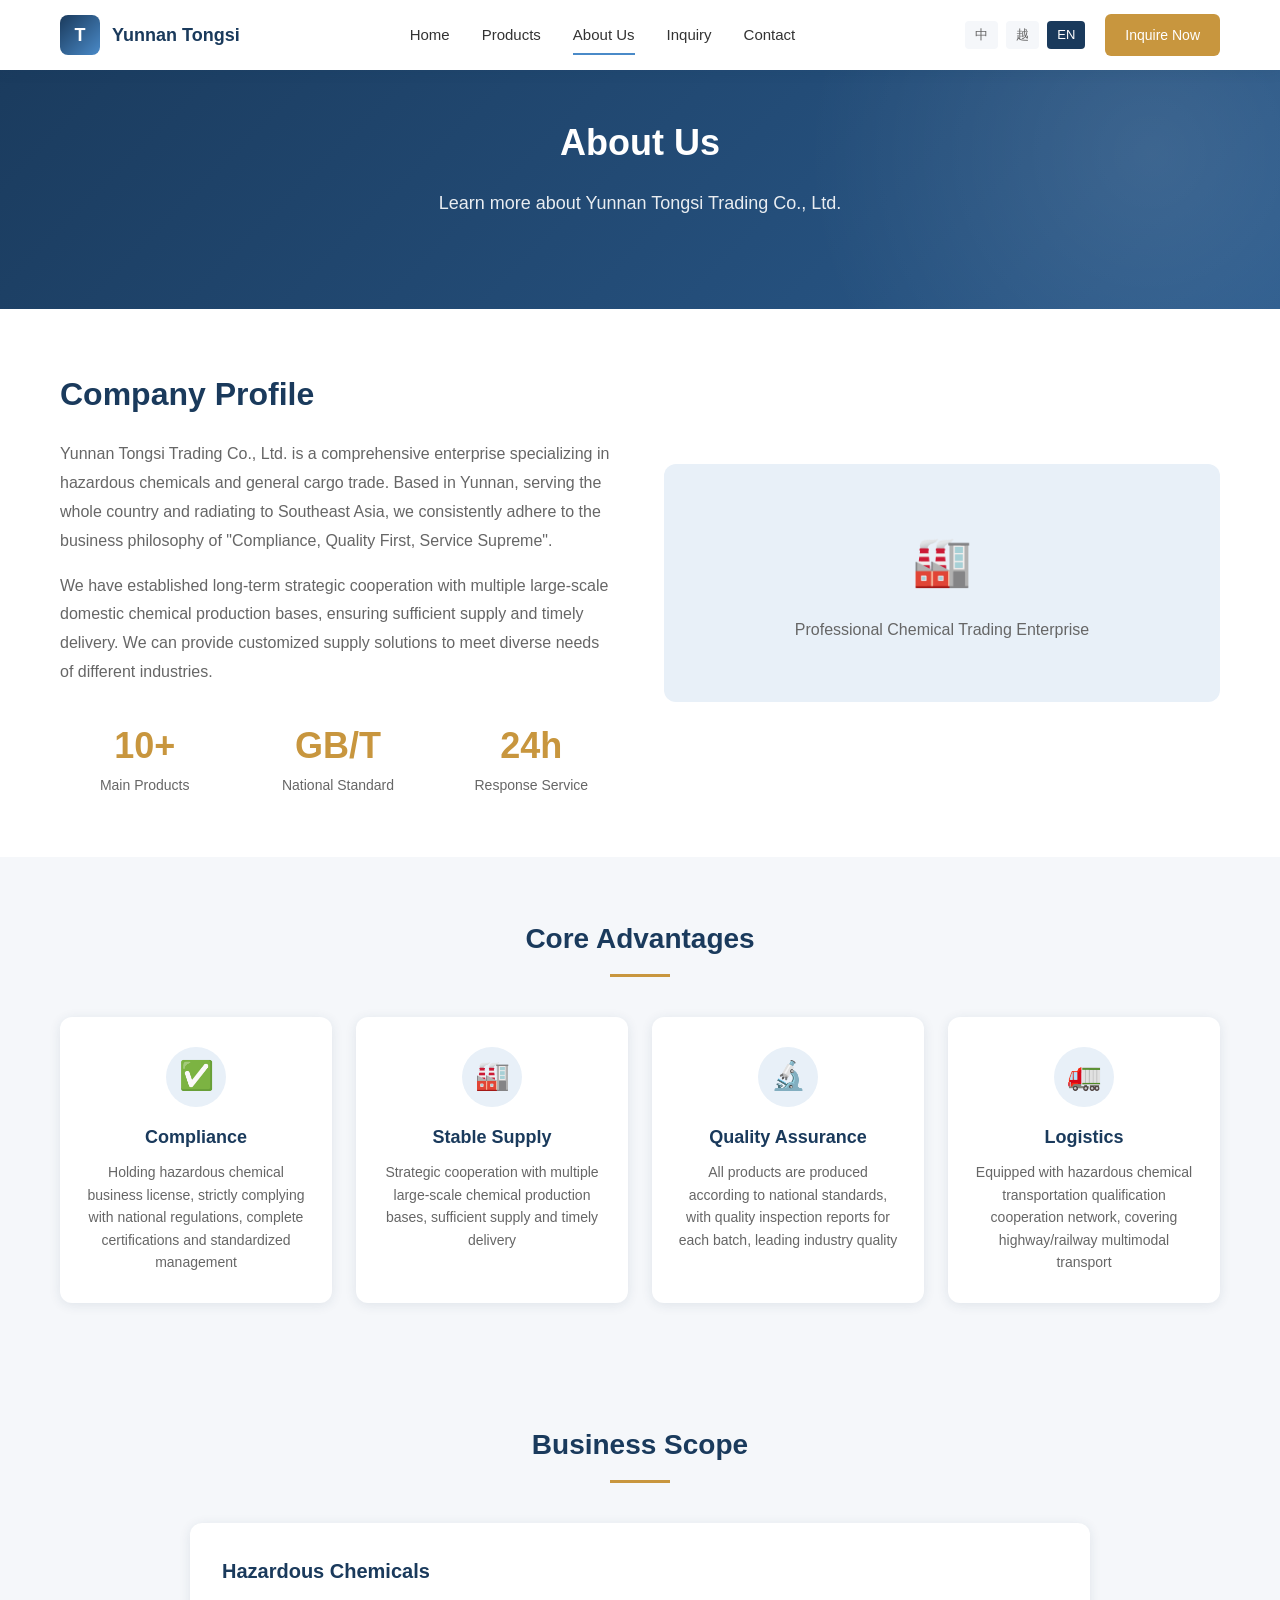
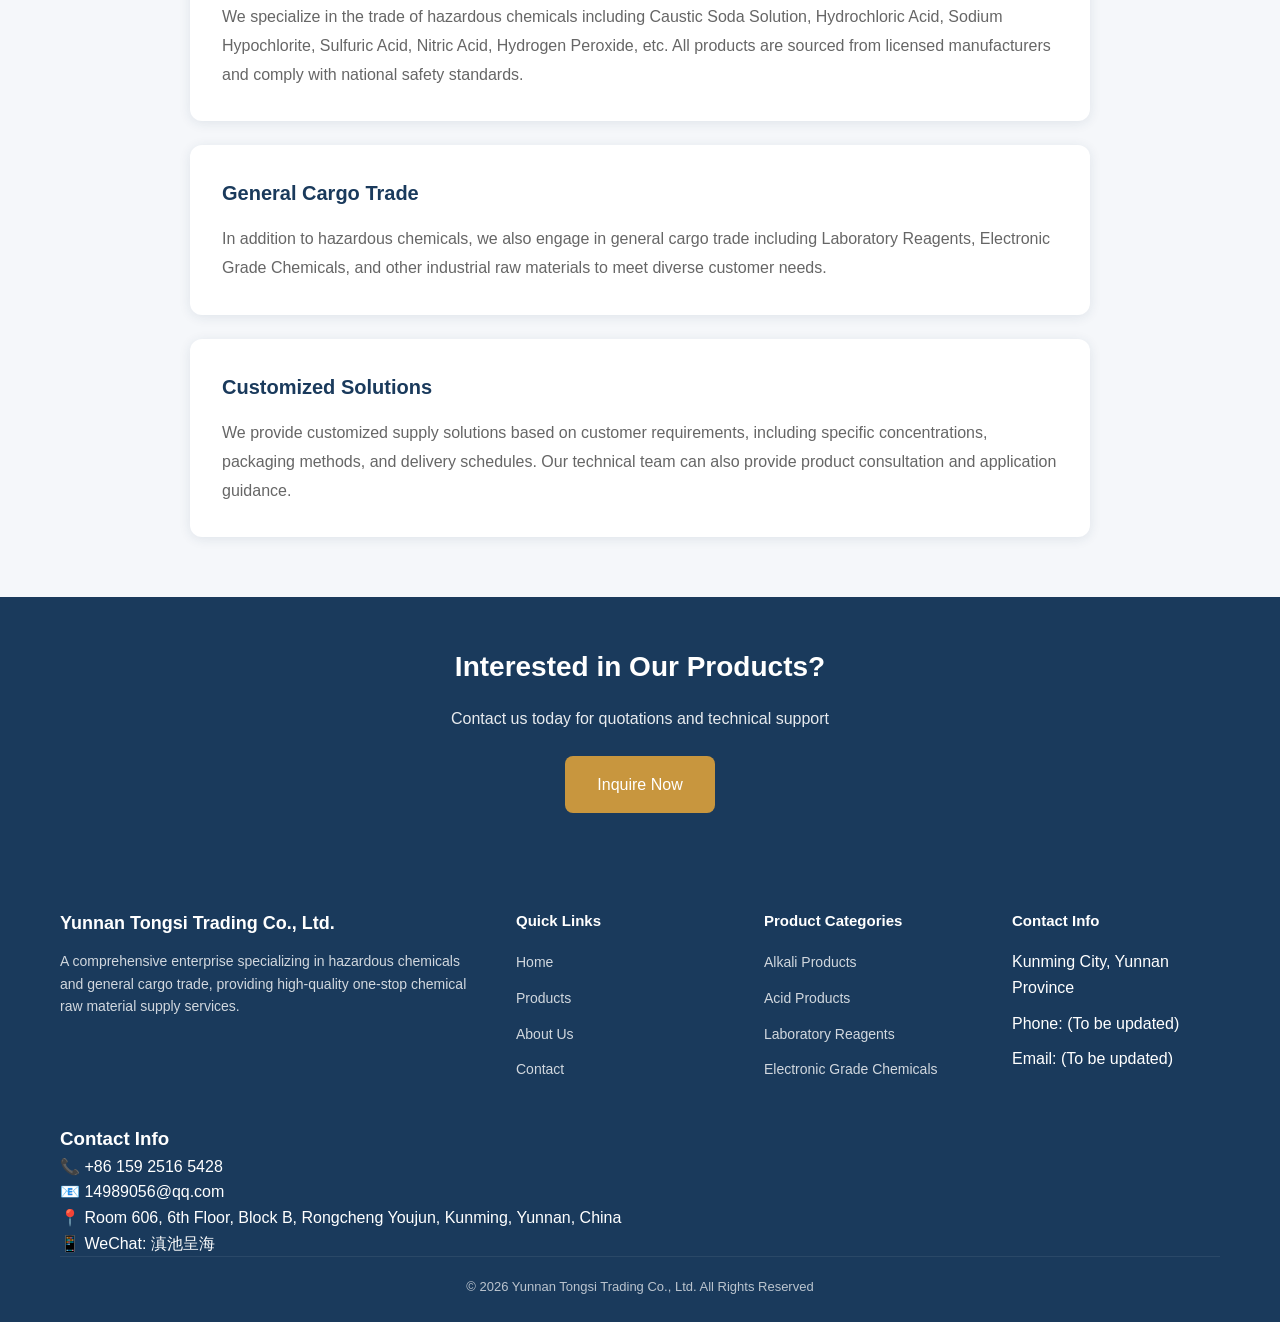
<file: en/about.html>
<!DOCTYPE html>
<html lang="en">
<head>
  <meta charset="UTF-8">
  <meta name="viewport" content="width=device-width, initial-scale=1.0">
  <meta name="description" content="About Yunnan Tongsi Trading Co., Ltd. - Professional chemical products supplier with compliance, stable supply, quality assurance and logistics advantages">
  <title>About Us - Yunnan Tongsi Trading Co., Ltd.</title>
  <link rel="stylesheet" href="../css/style.css">
</head>
<body>

<!-- Navigation -->
<nav class="navbar">
  <div class="container">
    <a href="index.html" class="logo">
      <div class="logo-icon">T</div>
      <span class="logo-text">Yunnan Tongsi</span>
    </a>
    <div class="nav-menu">
      <a href="index.html">Home</a>
      <a href="products.html">Products</a>
      <a href="about.html" class="active">About Us</a>
      <a href="inquiry.html">Inquiry</a>
      <a href="contact.html">Contact</a>
    </div>
    <div class="nav-right">
      <div class="lang-switch">
        <a href="../zh/about.html">中</a>
        <a href="../vi/about.html">越</a>
        <a href="../en/about.html" class="active">EN</a>
      </div>
      <a href="inquiry.html" class="nav-cta">Inquire Now</a>
    </div>
    <div class="mobile-menu-btn" onclick="toggleMenu()">
      <span></span><span></span><span></span>
    </div>
  </div>
</nav>

<!-- Page Title -->
<section class="hero" style="padding:120px 0 60px;">
  <div class="container">
    <h1 style="font-size:36px; text-align:center;">About Us</h1>
    <p style="text-align:center; margin-top:16px; opacity:0.9;">Learn more about Yunnan Tongsi Trading Co., Ltd.</p>
  </div>
</section>

<!-- Company Introduction -->
<section class="section">
  <div class="container">
    <div class="about-content">
      <div class="about-text">
        <h2>Company Profile</h2>
        <p>Yunnan Tongsi Trading Co., Ltd. is a comprehensive enterprise specializing in hazardous chemicals and general cargo trade. Based in Yunnan, serving the whole country and radiating to Southeast Asia, we consistently adhere to the business philosophy of "Compliance, Quality First, Service Supreme".</p>
        <p>We have established long-term strategic cooperation with multiple large-scale domestic chemical production bases, ensuring sufficient supply and timely delivery. We can provide customized supply solutions to meet diverse needs of different industries.</p>
        <div class="about-stats">
          <div class="stat-item">
            <div class="stat-num">10+</div>
            <div class="stat-label">Main Products</div>
          </div>
          <div class="stat-item">
            <div class="stat-num">GB/T</div>
            <div class="stat-label">National Standard</div>
          </div>
          <div class="stat-item">
            <div class="stat-num">24h</div>
            <div class="stat-label">Response Service</div>
          </div>
        </div>
      </div>
      <div class="about-image">
        <div style="background:var(--bg-blue); border-radius:12px; padding:60px; text-align:center; color:var(--text-mid);">
          <div style="font-size:48px; margin-bottom:16px;">🏭</div>
          <p>Professional Chemical Trading Enterprise</p>
        </div>
      </div>
    </div>
  </div>
</section>

<!-- Core Advantages -->
<section class="advantages section">
  <div class="container">
    <h2 class="section-title">Core Advantages</h2>
    <div class="adv-grid">
      <div class="adv-card">
        <div class="adv-icon">✅</div>
        <h3>Compliance</h3>
        <p>Holding hazardous chemical business license, strictly complying with national regulations, complete certifications and standardized management</p>
      </div>
      <div class="adv-card">
        <div class="adv-icon">🏭</div>
        <h3>Stable Supply</h3>
        <p>Strategic cooperation with multiple large-scale chemical production bases, sufficient supply and timely delivery</p>
      </div>
      <div class="adv-card">
        <div class="adv-icon">🔬</div>
        <h3>Quality Assurance</h3>
        <p>All products are produced according to national standards, with quality inspection reports for each batch, leading industry quality</p>
      </div>
      <div class="adv-card">
        <div class="adv-icon">🚛</div>
        <h3>Logistics</h3>
        <p>Equipped with hazardous chemical transportation qualification cooperation network, covering highway/railway multimodal transport</p>
      </div>
    </div>
  </div>
</section>

<!-- Business Scope -->
<section class="section" style="background:var(--bg-light);">
  <div class="container">
    <h2 class="section-title">Business Scope</h2>
    <div style="max-width:900px; margin:0 auto;">
      <div style="background:var(--white); border-radius:12px; padding:32px; margin-bottom:24px; box-shadow:var(--shadow);">
        <h3 style="color:var(--primary); font-size:20px; margin-bottom:16px;">Hazardous Chemicals</h3>
        <p style="color:var(--text-mid); line-height:1.8;">We specialize in the trade of hazardous chemicals including Caustic Soda Solution, Hydrochloric Acid, Sodium Hypochlorite, Sulfuric Acid, Nitric Acid, Hydrogen Peroxide, etc. All products are sourced from licensed manufacturers and comply with national safety standards.</p>
      </div>
      <div style="background:var(--white); border-radius:12px; padding:32px; margin-bottom:24px; box-shadow:var(--shadow);">
        <h3 style="color:var(--primary); font-size:20px; margin-bottom:16px;">General Cargo Trade</h3>
        <p style="color:var(--text-mid); line-height:1.8;">In addition to hazardous chemicals, we also engage in general cargo trade including Laboratory Reagents, Electronic Grade Chemicals, and other industrial raw materials to meet diverse customer needs.</p>
      </div>
      <div style="background:var(--white); border-radius:12px; padding:32px; box-shadow:var(--shadow);">
        <h3 style="color:var(--primary); font-size:20px; margin-bottom:16px;">Customized Solutions</h3>
        <p style="color:var(--text-mid); line-height:1.8;">We provide customized supply solutions based on customer requirements, including specific concentrations, packaging methods, and delivery schedules. Our technical team can also provide product consultation and application guidance.</p>
      </div>
    </div>
  </div>
</section>

<!-- CTA -->
<section style="background:var(--primary); padding:48px 0; text-align:center;">
  <div class="container">
    <h2 style="color:var(--white); font-size:28px; margin-bottom:16px;">Interested in Our Products?</h2>
    <p style="color:var(--white); opacity:0.9; margin-bottom:24px;">Contact us today for quotations and technical support</p>
    <a href="inquiry.html" class="btn btn-primary" style="font-size:16px; padding:16px 32px;">Inquire Now</a>
  </div>
</section>

<!-- Footer -->
<footer class="footer">
  <div class="container">
    <div class="footer-grid">
      <div class="footer-brand">
        <h3>Yunnan Tongsi Trading Co., Ltd.</h3>
        <p>A comprehensive enterprise specializing in hazardous chemicals and general cargo trade, providing high-quality one-stop chemical raw material supply services.</p>
      </div>
      <div class="footer-links">
        <h4>Quick Links</h4>
        <ul>
          <li><a href="index.html">Home</a></li>
          <li><a href="products.html">Products</a></li>
          <li><a href="about.html">About Us</a></li>
          <li><a href="contact.html">Contact</a></li>
        </ul>
      </div>
      <div class="footer-links">
        <h4>Product Categories</h4>
        <ul>
          <li><a href="products.html#lye">Alkali Products</a></li>
          <li><a href="products.html#acid">Acid Products</a></li>
          <li><a href="products.html#reagent">Laboratory Reagents</a></li>
          <li><a href="products.html#electronic">Electronic Grade Chemicals</a></li>
        </ul>
      </div>
      <div class="footer-links">
        <h4>Contact Info</h4>
        <ul>
          <li>Kunming City, Yunnan Province</li>
          <li>Phone: (To be updated)</li>
          <li>Email: (To be updated)</li>
        </ul>
      </div>
    </div>
      <div class="footer-section">
        <h3>Contact Info</h3>
        <p>📞 +86 159 2516 5428</p>
        <p>📧 14989056@qq.com</p>
        <p>📍 Room 606, 6th Floor, Block B, Rongcheng Youjun, Kunming, Yunnan, China</p>
        <p>📱 WeChat: 滇池呈海</p>
      </div>
    <div class="footer-bottom">
      <p>© 2026 Yunnan Tongsi Trading Co., Ltd. All Rights Reserved</p>
    </div>
  </div>
</footer>

<script src="../js/main.js"></script>
</body>
</html>
</file>
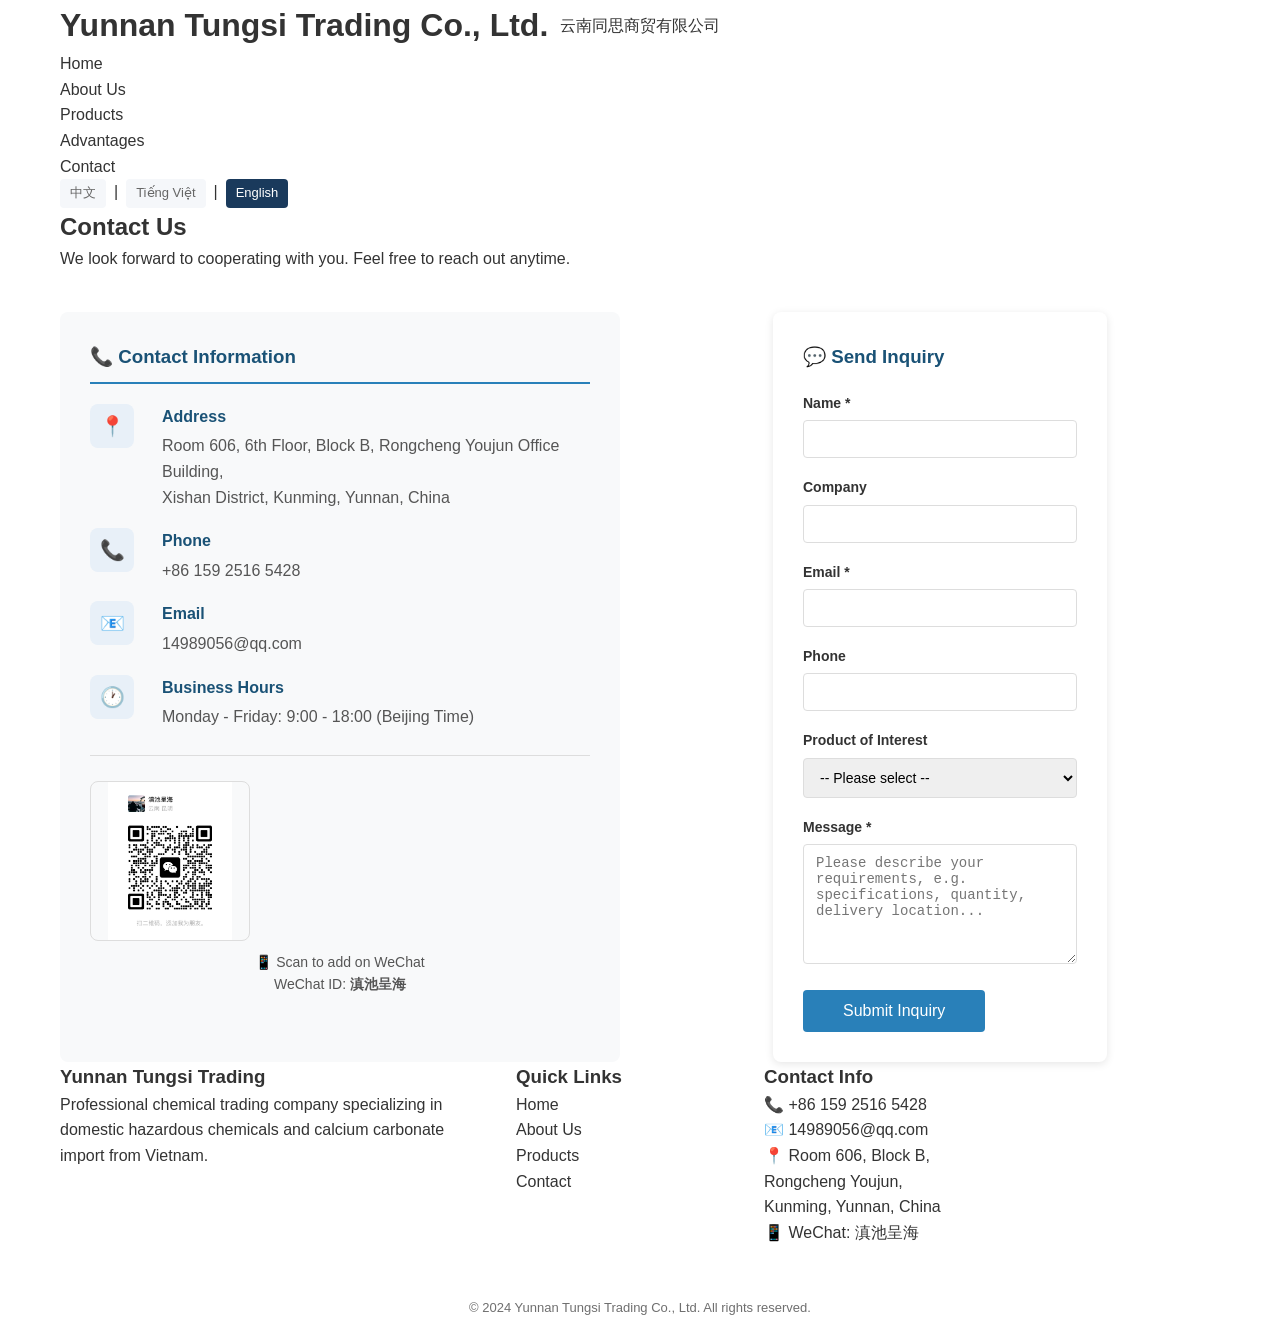
<file: en/contact.html>
<!DOCTYPE html>
<html lang="en">
<head>
    <meta charset="UTF-8">
    <meta name="viewport" content="width=device-width, initial-scale=1.0">
    <title>Contact Us - Yunnan Tungsi Trading Co., Ltd.</title>
    <link rel="stylesheet" href="../css/style.css">
    <style>
        .contact-grid {
            display: grid;
            grid-template-columns: 1fr 1fr;
            gap: 40px;
            margin-top: 40px;
        }
        .contact-info-box {
            background: #f8f9fa;
            padding: 30px;
            border-radius: 8px;
        }
        .contact-info-box h3 {
            color: #1a5276;
            margin-bottom: 20px;
            border-bottom: 2px solid #2980b9;
            padding-bottom: 10px;
        }
        .contact-item {
            display: flex;
            align-items: flex-start;
            margin-bottom: 18px;
        }
        .contact-icon {
            font-size: 20px;
            margin-right: 12px;
            min-width: 30px;
            text-align: center;
        }
        .contact-item div strong {
            color: #1a5276;
        }
        .contact-item div p {
            margin: 4px 0 0 0;
            color: #555;
        }
        .qr-section {
            text-align: center;
            margin-top: 25px;
            padding-top: 25px;
            border-top: 1px solid #ddd;
        }
        .qr-section img {
            width: 160px;
            height: 160px;
            object-fit: contain;
            border: 1px solid #ddd;
            border-radius: 8px;
        }
        .qr-section p {
            margin-top: 10px;
            color: #555;
            font-size: 14px;
        }
        .inquiry-form {
            background: #fff;
            padding: 30px;
            border-radius: 8px;
            box-shadow: 0 2px 8px rgba(0,0,0,0.1);
        }
        .inquiry-form h3 {
            color: #1a5276;
            margin-bottom: 20px;
        }
        .form-group {
            margin-bottom: 18px;
        }
        .form-group label {
            display: block;
            margin-bottom: 6px;
            font-weight: 600;
            color: #333;
        }
        .form-group input,
        .form-group textarea,
        .form-group select {
            width: 100%;
            padding: 10px 12px;
            border: 1px solid #ddd;
            border-radius: 4px;
            font-size: 14px;
            box-sizing: border-box;
        }
        .form-group textarea {
            min-height: 120px;
            resize: vertical;
        }
        .submit-btn {
            background: #2980b9;
            color: white;
            padding: 12px 40px;
            border: none;
            border-radius: 4px;
            font-size: 16px;
            cursor: pointer;
            transition: background 0.3s;
        }
        .submit-btn:hover {
            background: #1a5276;
        }
        @media (max-width: 768px) {
            .contact-grid {
                grid-template-columns: 1fr;
            }
        }
    </style>
</head>
<body>
    <header>
        <div class="container">
            <div class="logo">
                <h1>Yunnan Tungsi Trading Co., Ltd.</h1>
                <p>云南同思商贸有限公司</p>
            </div>
            <nav>
                <ul>
                    <li><a href="index.html">Home</a></li>
                    <li><a href="about.html">About Us</a></li>
                    <li><a href="products.html">Products</a></li>
                    <li><a href="advantages.html">Advantages</a></li>
                    <li><a href="contact.html" class="active">Contact</a></li>
                </ul>
            </nav>
            <div class="lang-switch">
                <a href="../zh/contact.html">中文</a> |
                <a href="../vi/contact.html">Tiếng Việt</a> |
                <a href="contact.html" class="active">English</a>
            </div>
        </div>
    </header>

    <section class="page-banner">
        <div class="container">
            <h2>Contact Us</h2>
            <p>We look forward to cooperating with you. Feel free to reach out anytime.</p>
        </div>
    </section>

    <div class="container">
        <div class="contact-grid">
            <!-- Left: Contact Info -->
            <div class="contact-info-box">
                <h3>📞 Contact Information</h3>

                <div class="contact-item">
                    <div class="contact-icon">📍</div>
                    <div>
                        <strong>Address</strong>
                        <p>Room 606, 6th Floor, Block B, Rongcheng Youjun Office Building,<br>Xishan District, Kunming, Yunnan, China</p>
                    </div>
                </div>

                <div class="contact-item">
                    <div class="contact-icon">📞</div>
                    <div>
                        <strong>Phone</strong>
                        <p>+86 159 2516 5428</p>
                    </div>
                </div>

                <div class="contact-item">
                    <div class="contact-icon">📧</div>
                    <div>
                        <strong>Email</strong>
                        <p>14989056@qq.com</p>
                    </div>
                </div>

                <div class="contact-item">
                    <div class="contact-icon">🕐</div>
                    <div>
                        <strong>Business Hours</strong>
                        <p>Monday - Friday: 9:00 - 18:00 (Beijing Time)</p>
                    </div>
                </div>

                <!-- WeChat QR Code -->
                <div class="qr-section">
                    <img src="../images/wechat-qr.jpg" alt="WeChat QR Code - 滇池呈海">
                    <p>📱 Scan to add on WeChat<br>WeChat ID: <strong>滇池呈海</strong></p>
                </div>
            </div>

            <!-- Right: Inquiry Form -->
            <div class="inquiry-form">
                <h3>💬 Send Inquiry</h3>
                <form id="inquiryForm" action="https://formspree.io/f/xwpogjda" method="POST">
                    <div class="form-group">
                        <label for="name">Name *</label>
                        <input type="text" id="name" name="name" required>
                    </div>
                    <div class="form-group">
                        <label for="company">Company</label>
                        <input type="text" id="company" name="company">
                    </div>
                    <div class="form-group">
                        <label for="email">Email *</label>
                        <input type="email" id="email" name="email" required>
                    </div>
                    <div class="form-group">
                        <label for="phone">Phone</label>
                        <input type="text" id="phone" name="phone">
                    </div>
                    <div class="form-group">
                        <label for="product">Product of Interest</label>
                        <select id="product" name="product">
                            <option value="">-- Please select --</option>
                            <option value="32% Liquid Caustic Soda">32% Liquid Caustic Soda</option>
                            <option value="50% Liquid Caustic Soda">50% Liquid Caustic Soda</option>
                            <option value="Hydrochloric Acid">Hydrochloric Acid</option>
                            <option value="Sulfuric Acid">Sulfuric Acid</option>
                            <option value="Sodium Hypochlorite">Sodium Hypochlorite</option>
                            <option value="Hydrogen Peroxide">Hydrogen Peroxide</option>
                            <option value="Ammonium Sulfate">Ammonium Sulfate</option>
                            <option value="Calcium Carbonate (Vietnam Import)">Calcium Carbonate (Vietnam Import)</option>
                            <option value="Other">Other</option>
                        </select>
                    </div>
                    <div class="form-group">
                        <label for="message">Message *</label>
                        <textarea id="message" name="message" placeholder="Please describe your requirements, e.g. specifications, quantity, delivery location..." required></textarea>
                    </div>
                    <button type="submit" class="submit-btn">Submit Inquiry</button>
                </form>
            </div>
        </div>
    </div>

    <footer>
        <div class="container">
            <div class="footer-grid">
                <div class="footer-section">
                    <h3>Yunnan Tungsi Trading</h3>
                    <p>Professional chemical trading company specializing in domestic hazardous chemicals and calcium carbonate import from Vietnam.</p>
                </div>
                <div class="footer-section">
                    <h3>Quick Links</h3>
                    <ul>
                        <li><a href="index.html">Home</a></li>
                        <li><a href="about.html">About Us</a></li>
                        <li><a href="products.html">Products</a></li>
                        <li><a href="contact.html">Contact</a></li>
                    </ul>
                </div>
                <div class="footer-section">
                    <h3>Contact Info</h3>
                    <p>📞 +86 159 2516 5428</p>
                    <p>📧 14989056@qq.com</p>
                    <p>📍 Room 606, Block B, Rongcheng Youjun, Kunming, Yunnan, China</p>
                    <p>📱 WeChat: 滇池呈海</p>
                </div>
            </div>
            <div class="footer-bottom">
                <p>&copy; 2024 Yunnan Tungsi Trading Co., Ltd. All rights reserved.</p>
            </div>
        </div>
    </footer>
</body>
</html>
</file>
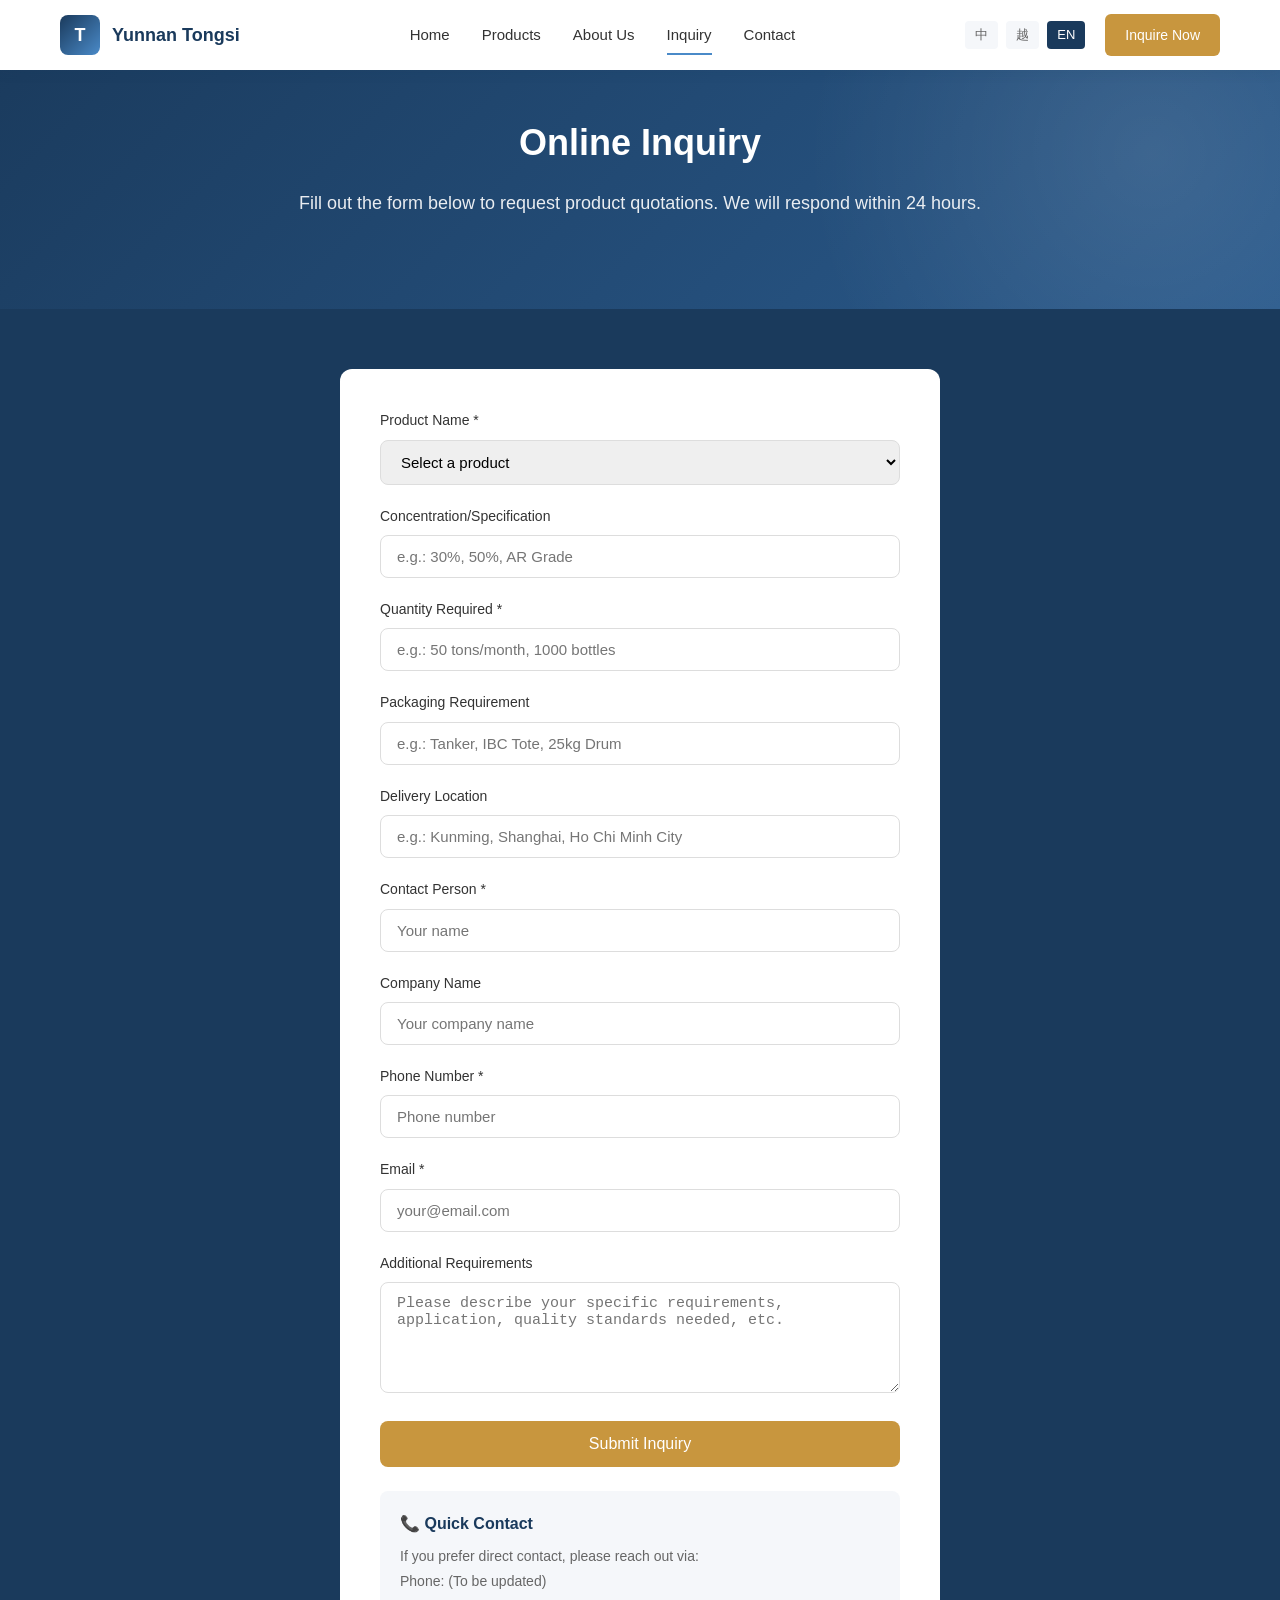
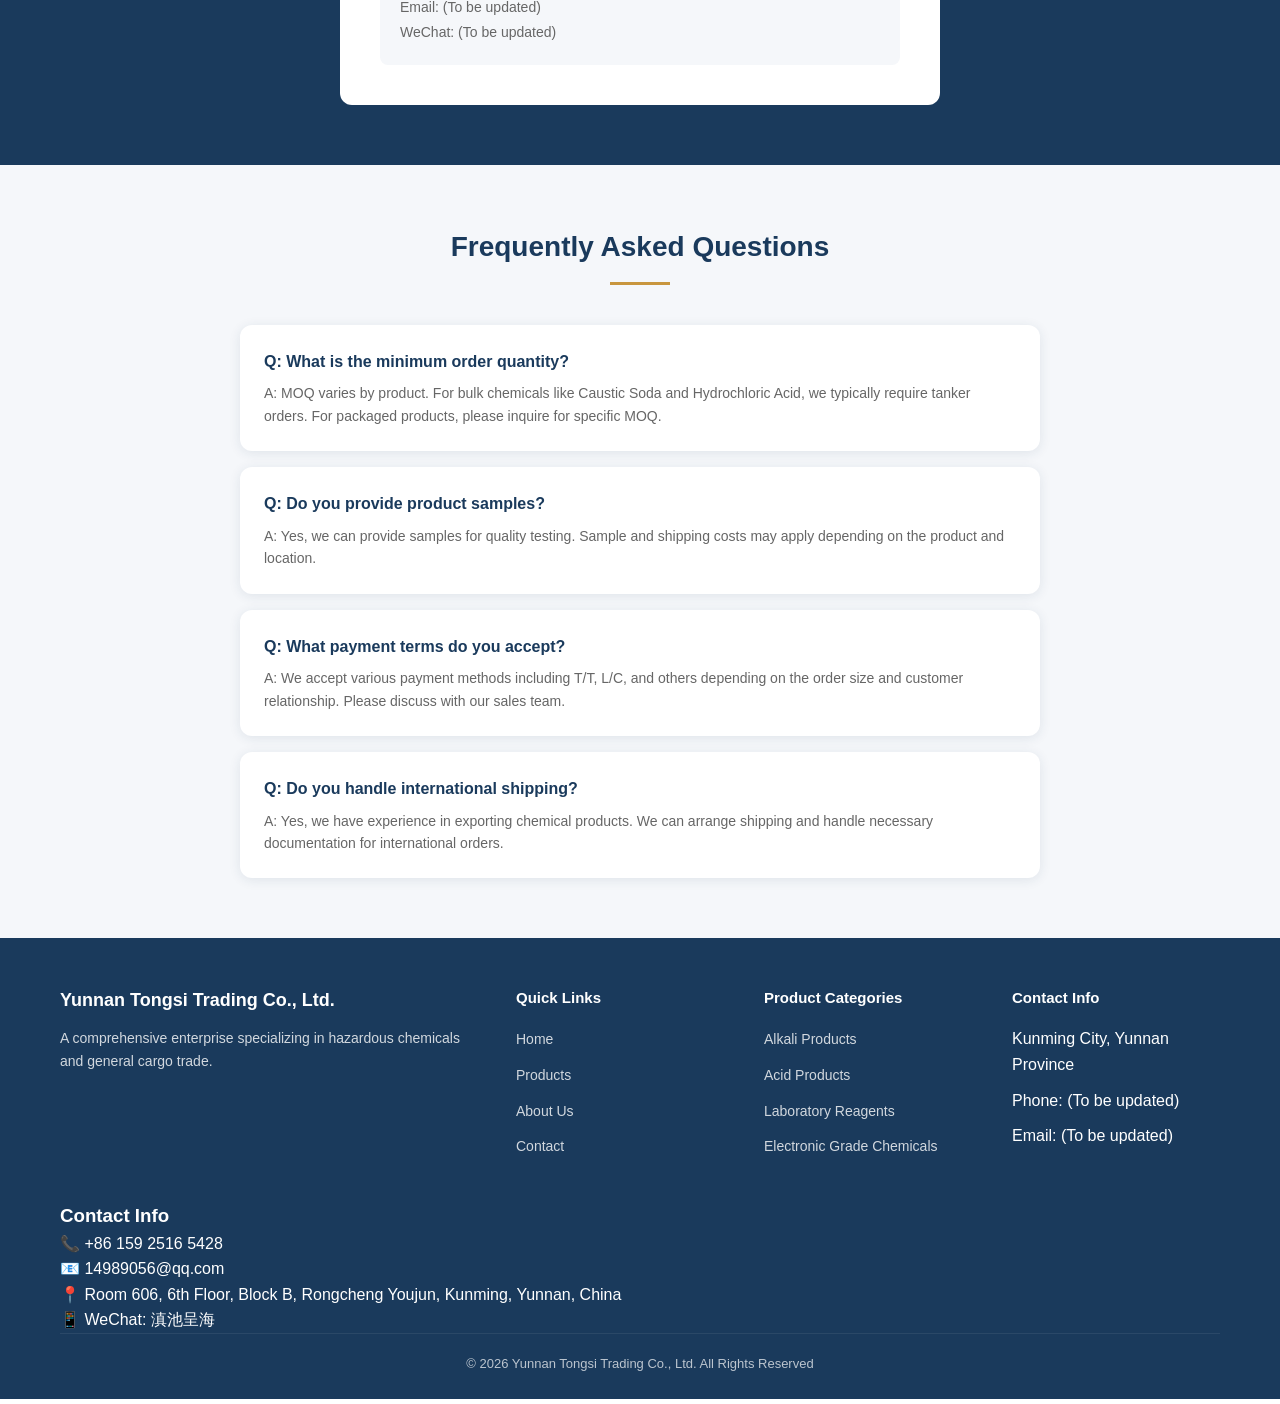
<file: en/inquiry.html>
<!DOCTYPE html>
<html lang="en">
<head>
  <meta charset="UTF-8">
  <meta name="viewport" content="width=device-width, initial-scale=1.0">
  <meta name="description" content="Online inquiry form - Yunnan Tongsi Trading Co., Ltd. Request quotations for Caustic Soda, Hydrochloric Acid, and other chemical products">
  <title>Inquiry - Yunnan Tongsi Trading Co., Ltd.</title>
  <link rel="stylesheet" href="../css/style.css">
</head>
<body>

<!-- Navigation -->
<nav class="navbar">
  <div class="container">
    <a href="index.html" class="logo">
      <div class="logo-icon">T</div>
      <span class="logo-text">Yunnan Tongsi</span>
    </a>
    <div class="nav-menu">
      <a href="index.html">Home</a>
      <a href="products.html">Products</a>
      <a href="about.html">About Us</a>
      <a href="inquiry.html" class="active">Inquiry</a>
      <a href="contact.html">Contact</a>
    </div>
    <div class="nav-right">
      <div class="lang-switch">
        <a href="../zh/inquiry.html">中</a>
        <a href="../vi/inquiry.html">越</a>
        <a href="../en/inquiry.html" class="active">EN</a>
      </div>
      <a href="inquiry.html" class="nav-cta">Inquire Now</a>
    </div>
    <div class="mobile-menu-btn" onclick="toggleMenu()">
      <span></span><span></span><span></span>
    </div>
  </div>
</nav>

<!-- Page Title -->
<section class="hero" style="padding:120px 0 60px;">
  <div class="container">
    <h1 style="font-size:36px; text-align:center;">Online Inquiry</h1>
    <p style="text-align:center; margin-top:16px; opacity:0.9;">Fill out the form below to request product quotations. We will respond within 24 hours.</p>
  </div>
</section>

<!-- Inquiry Form -->
<section class="inquiry section">
  <div class="container">
    <div class="inquiry-form" style="max-width:600px; margin:0 auto;">
      <form action="https://formspree.io/f/YOUR_FORM_ID" method="POST">
        <div class="form-group">
          <label>Product Name *</label>
          <select name="product" required>
            <option value="">Select a product</option>
            <option value="Caustic Soda 30%">Caustic Soda Solution 30%</option>
            <option value="Caustic Soda 50%">Caustic Soda Solution 50%</option>
            <option value="Food Grade Caustic Soda">Food Grade Caustic Soda</option>
            <option value="Hydrochloric Acid">Hydrochloric Acid</option>
            <option value="Sulfuric Acid">Sulfuric Acid</option>
            <option value="Nitric Acid">Nitric Acid</option>
            <option value="Sodium Hypochlorite">Sodium Hypochlorite</option>
            <option value="Hydrogen Peroxide">Hydrogen Peroxide</option>
            <option value="Ammonium Sulfate">Ammonium Sulfate</option>
            <option value="Laboratory Reagents">Laboratory Reagents</option>
            <option value="Electronic Grade Chemicals">Electronic Grade Chemicals</option>
            <option value="Other">Other</option>
          </select>
        </div>

        <div class="form-group">
          <label>Concentration/Specification</label>
          <input type="text" name="specification" placeholder="e.g.: 30%, 50%, AR Grade">
        </div>

        <div class="form-group">
          <label>Quantity Required *</label>
          <input type="text" name="quantity" required placeholder="e.g.: 50 tons/month, 1000 bottles">
        </div>

        <div class="form-group">
          <label>Packaging Requirement</label>
          <input type="text" name="packaging" placeholder="e.g.: Tanker, IBC Tote, 25kg Drum">
        </div>

        <div class="form-group">
          <label>Delivery Location</label>
          <input type="text" name="delivery_location" placeholder="e.g.: Kunming, Shanghai, Ho Chi Minh City">
        </div>

        <div class="form-group">
          <label>Contact Person *</label>
          <input type="text" name="name" required placeholder="Your name">
        </div>

        <div class="form-group">
          <label>Company Name</label>
          <input type="text" name="company" placeholder="Your company name">
        </div>

        <div class="form-group">
          <label>Phone Number *</label>
          <input type="tel" name="phone" required placeholder="Phone number">
        </div>

        <div class="form-group">
          <label>Email *</label>
          <input type="email" name="email" required placeholder="your@email.com">
        </div>

        <div class="form-group">
          <label>Additional Requirements</label>
          <textarea name="message" rows="5" placeholder="Please describe your specific requirements, application, quality standards needed, etc."></textarea>
        </div>

        <button type="submit" class="form-submit">Submit Inquiry</button>
      </form>

      <div style="margin-top:24px; padding:20px; background:var(--bg-light); border-radius:8px;">
        <h4 style="color:var(--primary); margin-bottom:8px;">📞 Quick Contact</h4>
        <p style="font-size:14px; color:var(--text-mid); line-height:1.8;">
          If you prefer direct contact, please reach out via:<br>
          Phone: (To be updated)<br>
          Email: (To be updated)<br>
          WeChat: (To be updated)
        </p>
      </div>
    </div>
  </div>
</section>

<!-- FAQ -->
<section class="section" style="background:var(--bg-light);">
  <div class="container">
    <h2 class="section-title">Frequently Asked Questions</h2>
    <div style="max-width:800px; margin:0 auto;">
      <div style="background:var(--white); border-radius:12px; padding:24px; margin-bottom:16px; box-shadow:var(--shadow);">
        <h4 style="color:var(--primary); margin-bottom:8px;">Q: What is the minimum order quantity?</h4>
        <p style="color:var(--text-mid); font-size:14px; line-height:1.6;">A: MOQ varies by product. For bulk chemicals like Caustic Soda and Hydrochloric Acid, we typically require tanker orders. For packaged products, please inquire for specific MOQ.</p>
      </div>
      <div style="background:var(--white); border-radius:12px; padding:24px; margin-bottom:16px; box-shadow:var(--shadow);">
        <h4 style="color:var(--primary); margin-bottom:8px;">Q: Do you provide product samples?</h4>
        <p style="color:var(--text-mid); font-size:14px; line-height:1.6;">A: Yes, we can provide samples for quality testing. Sample and shipping costs may apply depending on the product and location.</p>
      </div>
      <div style="background:var(--white); border-radius:12px; padding:24px; margin-bottom:16px; box-shadow:var(--shadow);">
        <h4 style="color:var(--primary); margin-bottom:8px;">Q: What payment terms do you accept?</h4>
        <p style="color:var(--text-mid); font-size:14px; line-height:1.6;">A: We accept various payment methods including T/T, L/C, and others depending on the order size and customer relationship. Please discuss with our sales team.</p>
      </div>
      <div style="background:var(--white); border-radius:12px; padding:24px; box-shadow:var(--shadow);">
        <h4 style="color:var(--primary); margin-bottom:8px;">Q: Do you handle international shipping?</h4>
        <p style="color:var(--text-mid); font-size:14px; line-height:1.6;">A: Yes, we have experience in exporting chemical products. We can arrange shipping and handle necessary documentation for international orders.</p>
      </div>
    </div>
  </div>
</section>

<!-- Footer -->
<footer class="footer">
  <div class="container">
    <div class="footer-grid">
      <div class="footer-brand">
        <h3>Yunnan Tongsi Trading Co., Ltd.</h3>
        <p>A comprehensive enterprise specializing in hazardous chemicals and general cargo trade.</p>
      </div>
      <div class="footer-links">
        <h4>Quick Links</h4>
        <ul>
          <li><a href="index.html">Home</a></li>
          <li><a href="products.html">Products</a></li>
          <li><a href="about.html">About Us</a></li>
          <li><a href="contact.html">Contact</a></li>
        </ul>
      </div>
      <div class="footer-links">
        <h4>Product Categories</h4>
        <ul>
          <li><a href="products.html#lye">Alkali Products</a></li>
          <li><a href="products.html#acid">Acid Products</a></li>
          <li><a href="products.html#reagent">Laboratory Reagents</a></li>
          <li><a href="products.html#electronic">Electronic Grade Chemicals</a></li>
        </ul>
      </div>
      <div class="footer-links">
        <h4>Contact Info</h4>
        <ul>
          <li>Kunming City, Yunnan Province</li>
          <li>Phone: (To be updated)</li>
          <li>Email: (To be updated)</li>
        </ul>
      </div>
    </div>
      <div class="footer-section">
        <h3>Contact Info</h3>
        <p>📞 +86 159 2516 5428</p>
        <p>📧 14989056@qq.com</p>
        <p>📍 Room 606, 6th Floor, Block B, Rongcheng Youjun, Kunming, Yunnan, China</p>
        <p>📱 WeChat: 滇池呈海</p>
      </div>
    <div class="footer-bottom">
      <p>© 2026 Yunnan Tongsi Trading Co., Ltd. All Rights Reserved</p>
    </div>
  </div>
</footer>

<script src="../js/main.js"></script>
</body>
</html>
</file>
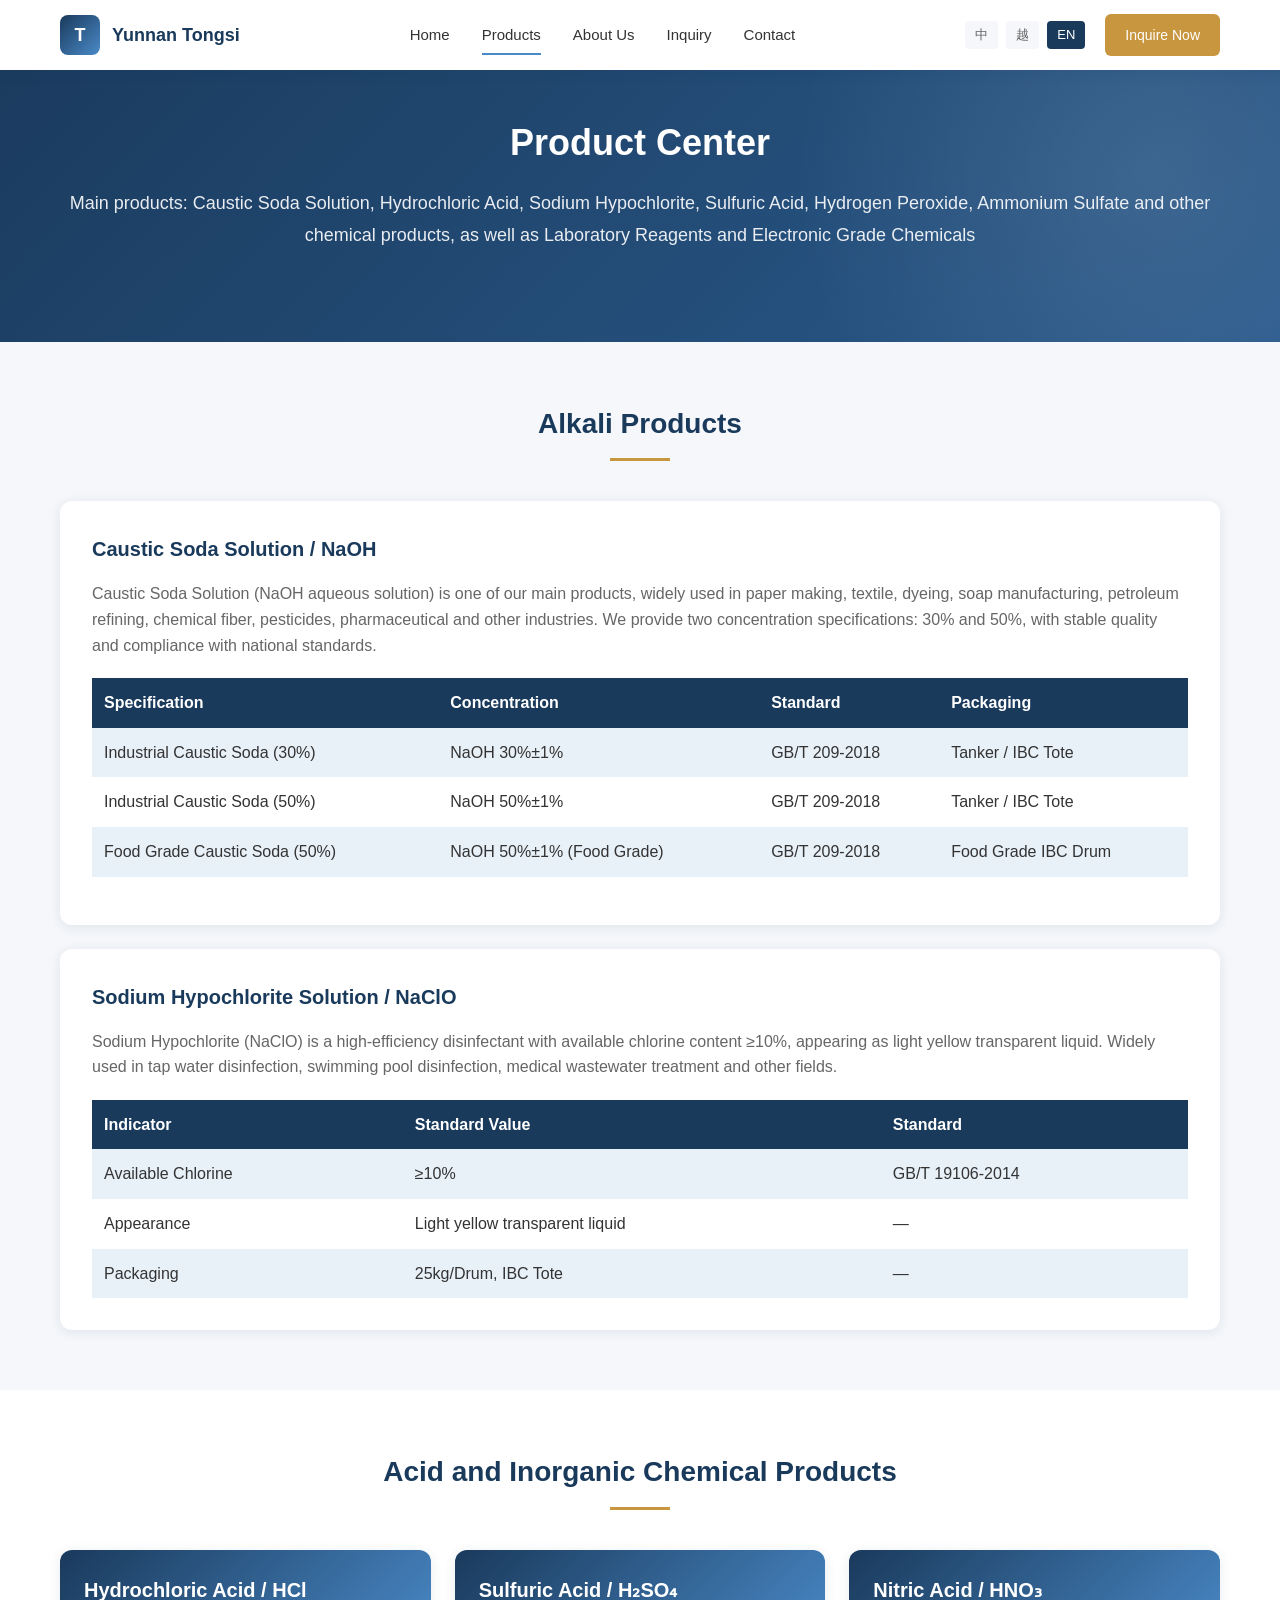
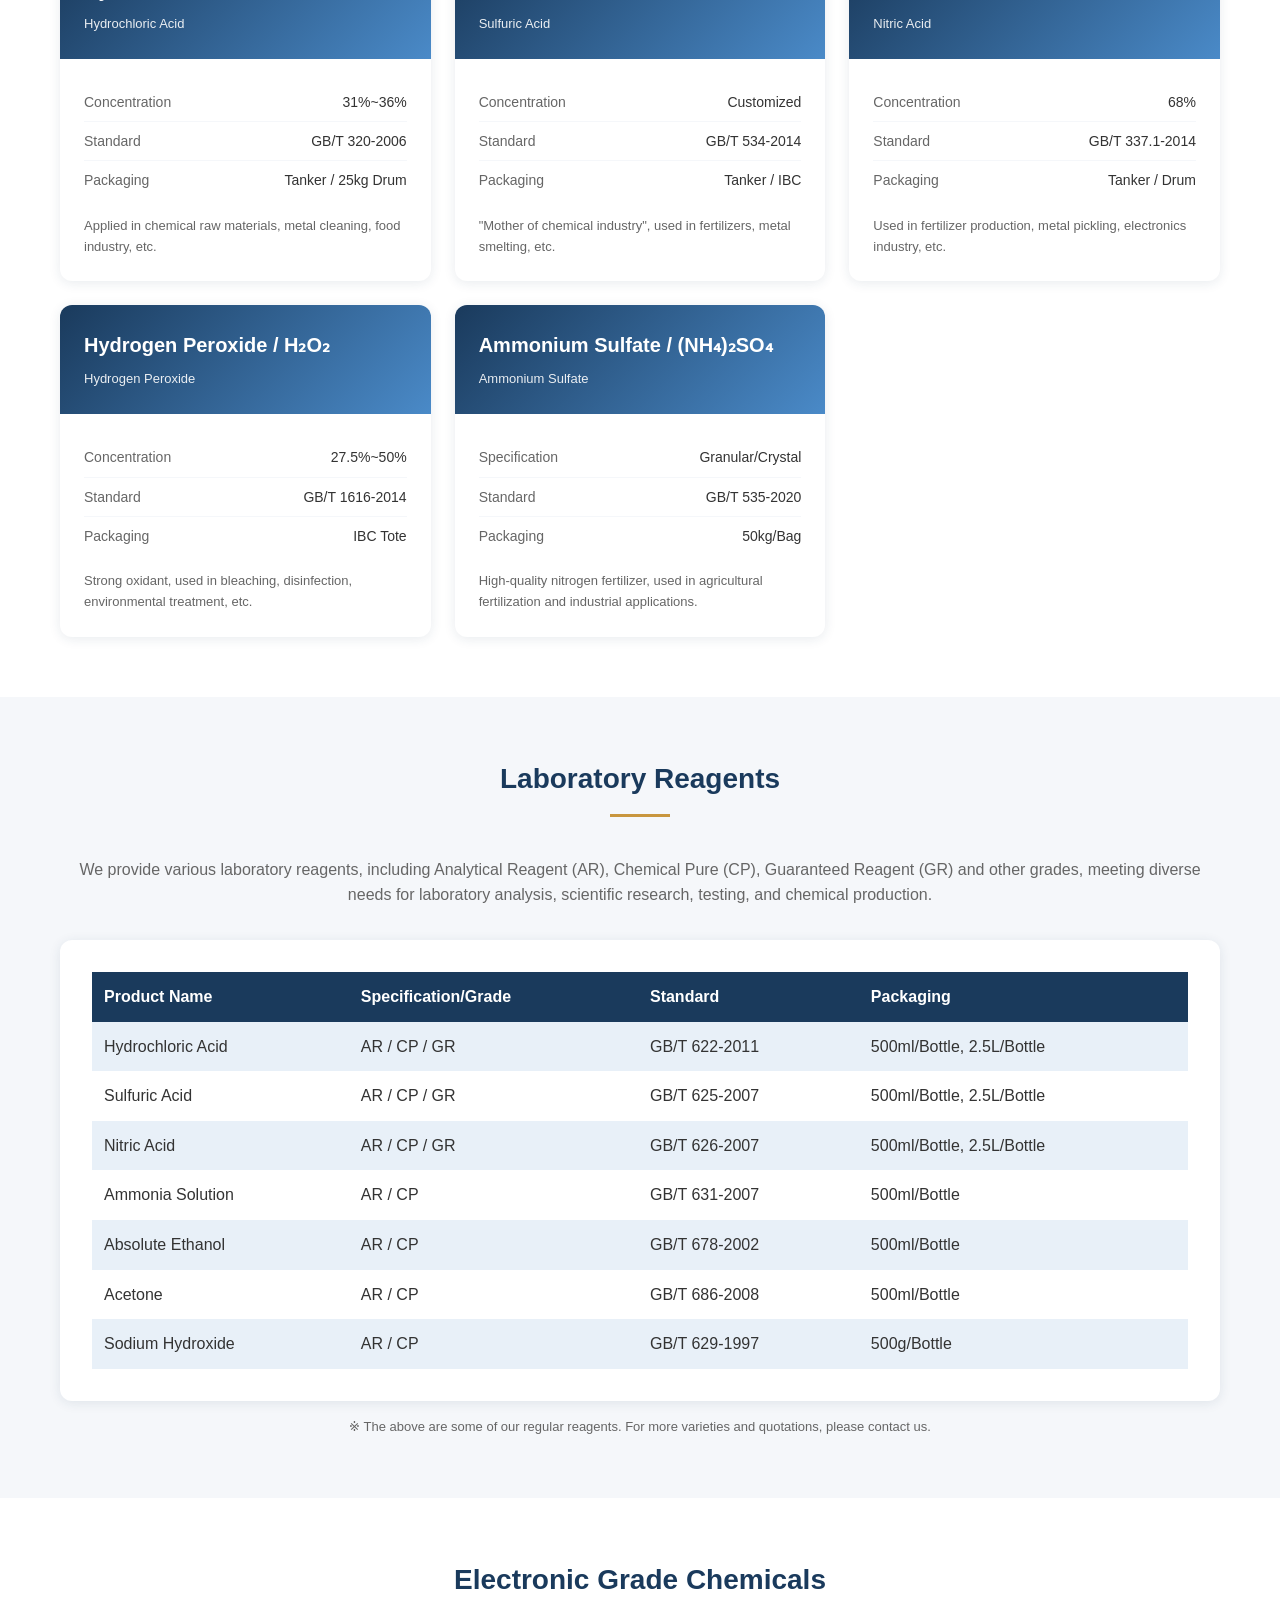
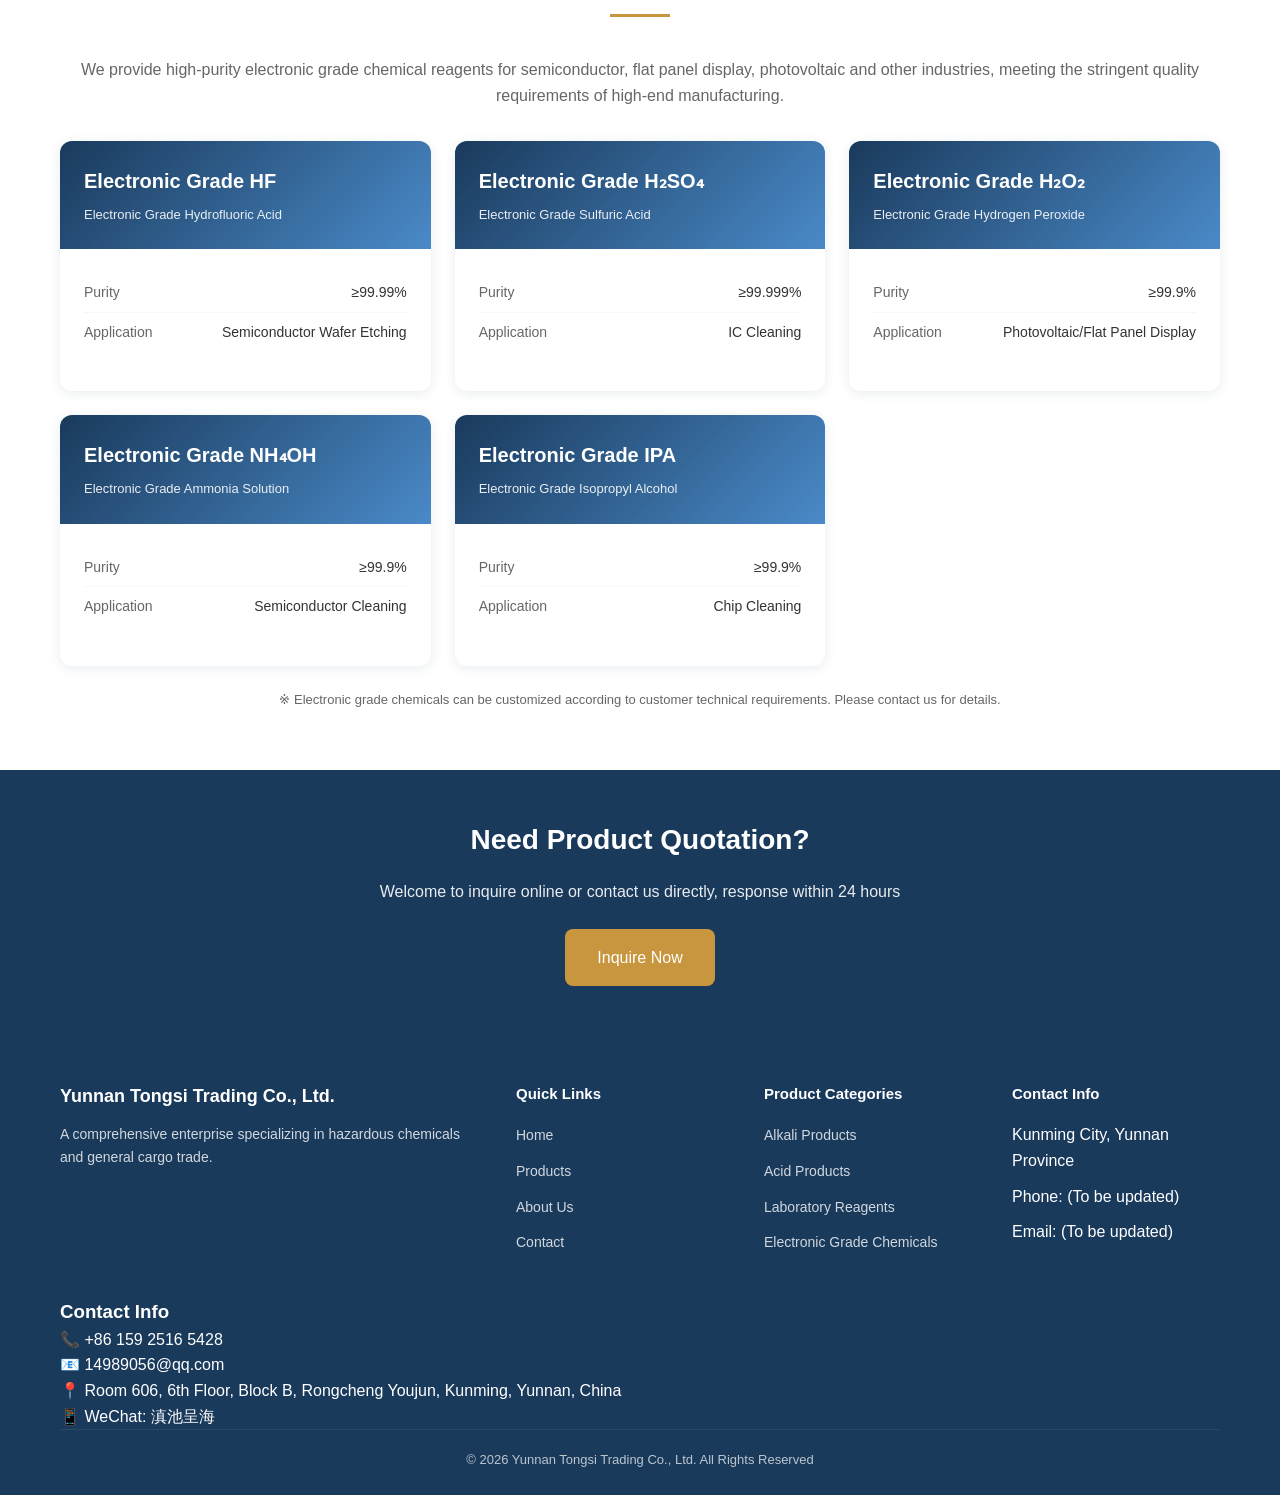
<file: en/products.html>
<!DOCTYPE html>
<html lang="en">
<head>
  <meta charset="UTF-8">
  <meta name="viewport" content="width=device-width, initial-scale=1.0">
  <meta name="description" content="Yunnan Tongsi Trading Co., Ltd. Product Center - Caustic Soda Solution, Hydrochloric Acid, Sodium Hypochlorite, Sulfuric Acid, Hydrogen Peroxide, Ammonium Sulfate, Laboratory Reagents, Electronic Grade Chemicals">
  <title>Products - Yunnan Tongsi Trading Co., Ltd.</title>
  <link rel="stylesheet" href="../css/style.css">
</head>
<body>

<!-- Navigation -->
<nav class="navbar">
  <div class="container">
    <a href="index.html" class="logo">
      <div class="logo-icon">T</div>
      <span class="logo-text">Yunnan Tongsi</span>
    </a>
    <div class="nav-menu">
      <a href="index.html">Home</a>
      <a href="products.html" class="active">Products</a>
      <a href="about.html">About Us</a>
      <a href="inquiry.html">Inquiry</a>
      <a href="contact.html">Contact</a>
    </div>
    <div class="nav-right">
      <div class="lang-switch">
        <a href="../zh/products.html">中</a>
        <a href="../vi/products.html">越</a>
        <a href="../en/products.html" class="active">EN</a>
      </div>
      <a href="inquiry.html" class="nav-cta">Inquire Now</a>
    </div>
    <div class="mobile-menu-btn" onclick="toggleMenu()">
      <span></span><span></span><span></span>
    </div>
  </div>
</nav>

<!-- Page Title -->
<section class="hero" style="padding:120px 0 60px;">
  <div class="container">
    <h1 style="font-size:36px; text-align:center;">Product Center</h1>
    <p style="text-align:center; margin-top:16px; opacity:0.9;">Main products: Caustic Soda Solution, Hydrochloric Acid, Sodium Hypochlorite, Sulfuric Acid, Hydrogen Peroxide, Ammonium Sulfate and other chemical products, as well as Laboratory Reagents and Electronic Grade Chemicals</p>
  </div>
</section>

<!-- Alkali Products -->
<section id="lye" class="section" style="background:var(--bg-light);">
  <div class="container">
    <h2 class="section-title">Alkali Products</h2>

    <div style="background:var(--white); border-radius:12px; padding:32px; margin-bottom:24px; box-shadow:var(--shadow);">
      <h3 style="color:var(--primary); font-size:20px; margin-bottom:16px;">Caustic Soda Solution / NaOH</h3>
      <p style="color:var(--text-mid); margin-bottom:20px;">Caustic Soda Solution (NaOH aqueous solution) is one of our main products, widely used in paper making, textile, dyeing, soap manufacturing, petroleum refining, chemical fiber, pesticides, pharmaceutical and other industries. We provide two concentration specifications: 30% and 50%, with stable quality and compliance with national standards.</p>
      <table style="width:100%; border-collapse:collapse; margin-bottom:16px;">
        <thead>
          <tr style="background:var(--primary); color:var(--white);">
            <th style="padding:12px; text-align:left;">Specification</th>
            <th style="padding:12px; text-align:left;">Concentration</th>
            <th style="padding:12px; text-align:left;">Standard</th>
            <th style="padding:12px; text-align:left;">Packaging</th>
          </tr>
        </thead>
        <tbody>
          <tr style="background:var(--bg-blue);">
            <td style="padding:12px;">Industrial Caustic Soda (30%)</td>
            <td style="padding:12px;">NaOH 30%±1%</td>
            <td style="padding:12px;">GB/T 209-2018</td>
            <td style="padding:12px;">Tanker / IBC Tote</td>
          </tr>
          <tr>
            <td style="padding:12px;">Industrial Caustic Soda (50%)</td>
            <td style="padding:12px;">NaOH 50%±1%</td>
            <td style="padding:12px;">GB/T 209-2018</td>
            <td style="padding:12px;">Tanker / IBC Tote</td>
          </tr>
          <tr style="background:var(--bg-blue);">
            <td style="padding:12px;">Food Grade Caustic Soda (50%)</td>
            <td style="padding:12px;">NaOH 50%±1% (Food Grade)</td>
            <td style="padding:12px;">GB/T 209-2018</td>
            <td style="padding:12px;">Food Grade IBC Drum</td>
          </tr>
        </tbody>
      </table>
    </div>

    <div style="background:var(--white); border-radius:12px; padding:32px; box-shadow:var(--shadow);">
      <h3 id="hypochlorite" style="color:var(--primary); font-size:20px; margin-bottom:16px;">Sodium Hypochlorite Solution / NaClO</h3>
      <p style="color:var(--text-mid); margin-bottom:20px;">Sodium Hypochlorite (NaClO) is a high-efficiency disinfectant with available chlorine content ≥10%, appearing as light yellow transparent liquid. Widely used in tap water disinfection, swimming pool disinfection, medical wastewater treatment and other fields.</p>
      <table style="width:100%; border-collapse:collapse;">
        <thead>
          <tr style="background:var(--primary); color:var(--white);">
            <th style="padding:12px; text-align:left;">Indicator</th>
            <th style="padding:12px; text-align:left;">Standard Value</th>
            <th style="padding:12px; text-align:left;">Standard</th>
          </tr>
        </thead>
        <tbody>
          <tr style="background:var(--bg-blue);">
            <td style="padding:12px;">Available Chlorine</td>
            <td style="padding:12px;">≥10%</td>
            <td style="padding:12px;">GB/T 19106-2014</td>
          </tr>
          <tr>
            <td style="padding:12px;">Appearance</td>
            <td style="padding:12px;">Light yellow transparent liquid</td>
            <td style="padding:12px;">—</td>
          </tr>
          <tr style="background:var(--bg-blue);">
            <td style="padding:12px;">Packaging</td>
            <td style="padding:12px;">25kg/Drum, IBC Tote</td>
            <td style="padding:12px;">—</td>
          </tr>
        </tbody>
      </table>
    </div>
  </div>
</section>

<!-- Acid and Inorganic Chemical Products -->
<section id="acid" class="section">
  <div class="container">
    <h2 class="section-title">Acid and Inorganic Chemical Products</h2>

    <div class="product-grid">
      <div class="product-card">
        <div class="product-header">
          <h3>Hydrochloric Acid / HCl</h3>
          <p>Hydrochloric Acid</p>
        </div>
        <div class="product-body">
          <ul class="product-specs">
            <li><span class="label">Concentration</span><span class="value">31%~36%</span></li>
            <li><span class="label">Standard</span><span class="value">GB/T 320-2006</span></li>
            <li><span class="label">Packaging</span><span class="value">Tanker / 25kg Drum</span></li>
          </ul>
          <p style="font-size:13px; color:var(--text-mid); margin-top:12px;">Applied in chemical raw materials, metal cleaning, food industry, etc.</p>
        </div>
      </div>

      <div class="product-card">
        <div class="product-header">
          <h3>Sulfuric Acid / H₂SO₄</h3>
          <p>Sulfuric Acid</p>
        </div>
        <div class="product-body">
          <ul class="product-specs">
            <li><span class="label">Concentration</span><span class="value">Customized</span></li>
            <li><span class="label">Standard</span><span class="value">GB/T 534-2014</span></li>
            <li><span class="label">Packaging</span><span class="value">Tanker / IBC</span></li>
          </ul>
          <p style="font-size:13px; color:var(--text-mid); margin-top:12px;">"Mother of chemical industry", used in fertilizers, metal smelting, etc.</p>
        </div>
      </div>

      <div class="product-card">
        <div class="product-header">
          <h3>Nitric Acid / HNO₃</h3>
          <p>Nitric Acid</p>
        </div>
        <div class="product-body">
          <ul class="product-specs">
            <li><span class="label">Concentration</span><span class="value">68%</span></li>
            <li><span class="label">Standard</span><span class="value">GB/T 337.1-2014</span></li>
            <li><span class="label">Packaging</span><span class="value">Tanker / Drum</span></li>
          </ul>
          <p style="font-size:13px; color:var(--text-mid); margin-top:12px;">Used in fertilizer production, metal pickling, electronics industry, etc.</p>
        </div>
      </div>

      <div class="product-card">
        <div class="product-header">
          <h3>Hydrogen Peroxide / H₂O₂</h3>
          <p>Hydrogen Peroxide</p>
        </div>
        <div class="product-body">
          <ul class="product-specs">
            <li><span class="label">Concentration</span><span class="value">27.5%~50%</span></li>
            <li><span class="label">Standard</span><span class="value">GB/T 1616-2014</span></li>
            <li><span class="label">Packaging</span><span class="value">IBC Tote</span></li>
          </ul>
          <p style="font-size:13px; color:var(--text-mid); margin-top:12px;">Strong oxidant, used in bleaching, disinfection, environmental treatment, etc.</p>
        </div>
      </div>

      <div class="product-card">
        <div class="product-header">
          <h3>Ammonium Sulfate / (NH₄)₂SO₄</h3>
          <p>Ammonium Sulfate</p>
        </div>
        <div class="product-body">
          <ul class="product-specs">
            <li><span class="label">Specification</span><span class="value">Granular/Crystal</span></li>
            <li><span class="label">Standard</span><span class="value">GB/T 535-2020</span></li>
            <li><span class="label">Packaging</span><span class="value">50kg/Bag</span></li>
          </ul>
          <p style="font-size:13px; color:var(--text-mid); margin-top:12px;">High-quality nitrogen fertilizer, used in agricultural fertilization and industrial applications.</p>
        </div>
      </div>
    </div>
  </div>
</section>

<!-- Laboratory Reagents -->
<section id="reagent" class="section" style="background:var(--bg-light);">
  <div class="container">
    <h2 class="section-title">Laboratory Reagents</h2>
    <p style="text-align:center; color:var(--text-mid); margin-bottom:32px;">We provide various laboratory reagents, including Analytical Reagent (AR), Chemical Pure (CP), Guaranteed Reagent (GR) and other grades, meeting diverse needs for laboratory analysis, scientific research, testing, and chemical production.</p>

    <div style="background:var(--white); border-radius:12px; padding:32px; box-shadow:var(--shadow); overflow-x:auto;">
      <table style="width:100%; border-collapse:collapse; min-width:600px;">
        <thead>
          <tr style="background:var(--primary); color:var(--white);">
            <th style="padding:12px; text-align:left;">Product Name</th>
            <th style="padding:12px; text-align:left;">Specification/Grade</th>
            <th style="padding:12px; text-align:left;">Standard</th>
            <th style="padding:12px; text-align:left;">Packaging</th>
          </tr>
        </thead>
        <tbody>
          <tr style="background:var(--bg-blue);"><td style="padding:12px;">Hydrochloric Acid</td><td style="padding:12px;">AR / CP / GR</td><td style="padding:12px;">GB/T 622-2011</td><td style="padding:12px;">500ml/Bottle, 2.5L/Bottle</td></tr>
          <tr><td style="padding:12px;">Sulfuric Acid</td><td style="padding:12px;">AR / CP / GR</td><td style="padding:12px;">GB/T 625-2007</td><td style="padding:12px;">500ml/Bottle, 2.5L/Bottle</td></tr>
          <tr style="background:var(--bg-blue);"><td style="padding:12px;">Nitric Acid</td><td style="padding:12px;">AR / CP / GR</td><td style="padding:12px;">GB/T 626-2007</td><td style="padding:12px;">500ml/Bottle, 2.5L/Bottle</td></tr>
          <tr><td style="padding:12px;">Ammonia Solution</td><td style="padding:12px;">AR / CP</td><td style="padding:12px;">GB/T 631-2007</td><td style="padding:12px;">500ml/Bottle</td></tr>
          <tr style="background:var(--bg-blue);"><td style="padding:12px;">Absolute Ethanol</td><td style="padding:12px;">AR / CP</td><td style="padding:12px;">GB/T 678-2002</td><td style="padding:12px;">500ml/Bottle</td></tr>
          <tr><td style="padding:12px;">Acetone</td><td style="padding:12px;">AR / CP</td><td style="padding:12px;">GB/T 686-2008</td><td style="padding:12px;">500ml/Bottle</td></tr>
          <tr style="background:var(--bg-blue);"><td style="padding:12px;">Sodium Hydroxide</td><td style="padding:12px;">AR / CP</td><td style="padding:12px;">GB/T 629-1997</td><td style="padding:12px;">500g/Bottle</td></tr>
        </tbody>
      </table>
    </div>
    <p style="text-align:center; font-size:13px; color:var(--text-mid); margin-top:16px;">※ The above are some of our regular reagents. For more varieties and quotations, please contact us.</p>
  </div>
</section>

<!-- Electronic Grade Chemicals -->
<section id="electronic" class="section">
  <div class="container">
    <h2 class="section-title">Electronic Grade Chemicals</h2>
    <p style="text-align:center; color:var(--text-mid); margin-bottom:32px;">We provide high-purity electronic grade chemical reagents for semiconductor, flat panel display, photovoltaic and other industries, meeting the stringent quality requirements of high-end manufacturing.</p>

    <div class="product-grid">
      <div class="product-card">
        <div class="product-header">
          <h3>Electronic Grade HF</h3>
          <p>Electronic Grade Hydrofluoric Acid</p>
        </div>
        <div class="product-body">
          <ul class="product-specs">
            <li><span class="label">Purity</span><span class="value">≥99.99%</span></li>
            <li><span class="label">Application</span><span class="value">Semiconductor Wafer Etching</span></li>
          </ul>
        </div>
      </div>

      <div class="product-card">
        <div class="product-header">
          <h3>Electronic Grade H₂SO₄</h3>
          <p>Electronic Grade Sulfuric Acid</p>
        </div>
        <div class="product-body">
          <ul class="product-specs">
            <li><span class="label">Purity</span><span class="value">≥99.999%</span></li>
            <li><span class="label">Application</span><span class="value">IC Cleaning</span></li>
          </ul>
        </div>
      </div>

      <div class="product-card">
        <div class="product-header">
          <h3>Electronic Grade H₂O₂</h3>
          <p>Electronic Grade Hydrogen Peroxide</p>
        </div>
        <div class="product-body">
          <ul class="product-specs">
            <li><span class="label">Purity</span><span class="value">≥99.9%</span></li>
            <li><span class="label">Application</span><span class="value">Photovoltaic/Flat Panel Display</span></li>
          </ul>
        </div>
      </div>

      <div class="product-card">
        <div class="product-header">
          <h3>Electronic Grade NH₄OH</h3>
          <p>Electronic Grade Ammonia Solution</p>
        </div>
        <div class="product-body">
          <ul class="product-specs">
            <li><span class="label">Purity</span><span class="value">≥99.9%</span></li>
            <li><span class="label">Application</span><span class="value">Semiconductor Cleaning</span></li>
          </ul>
        </div>
      </div>

      <div class="product-card">
        <div class="product-header">
          <h3>Electronic Grade IPA</h3>
          <p>Electronic Grade Isopropyl Alcohol</p>
        </div>
        <div class="product-body">
          <ul class="product-specs">
            <li><span class="label">Purity</span><span class="value">≥99.9%</span></li>
            <li><span class="label">Application</span><span class="value">Chip Cleaning</span></li>
          </ul>
        </div>
      </div>
    </div>

    <p style="text-align:center; font-size:13px; color:var(--text-mid); margin-top:24px;">※ Electronic grade chemicals can be customized according to customer technical requirements. Please contact us for details.</p>
  </div>
</section>

<!-- CTA -->
<section style="background:var(--primary); padding:48px 0; text-align:center;">
  <div class="container">
    <h2 style="color:var(--white); font-size:28px; margin-bottom:16px;">Need Product Quotation?</h2>
    <p style="color:var(--white); opacity:0.9; margin-bottom:24px;">Welcome to inquire online or contact us directly, response within 24 hours</p>
    <a href="inquiry.html" class="btn btn-primary" style="font-size:16px; padding:16px 32px;">Inquire Now</a>
  </div>
</section>

<!-- Footer -->
<footer class="footer">
  <div class="container">
    <div class="footer-grid">
      <div class="footer-brand">
        <h3>Yunnan Tongsi Trading Co., Ltd.</h3>
        <p>A comprehensive enterprise specializing in hazardous chemicals and general cargo trade.</p>
      </div>
      <div class="footer-links">
        <h4>Quick Links</h4>
        <ul>
          <li><a href="index.html">Home</a></li>
          <li><a href="products.html">Products</a></li>
          <li><a href="about.html">About Us</a></li>
          <li><a href="contact.html">Contact</a></li>
        </ul>
      </div>
      <div class="footer-links">
        <h4>Product Categories</h4>
        <ul>
          <li><a href="#lye">Alkali Products</a></li>
          <li><a href="#acid">Acid Products</a></li>
          <li><a href="#reagent">Laboratory Reagents</a></li>
          <li><a href="#electronic">Electronic Grade Chemicals</a></li>
        </ul>
      </div>
      <div class="footer-links">
        <h4>Contact Info</h4>
        <ul>
          <li>Kunming City, Yunnan Province</li>
          <li>Phone: (To be updated)</li>
          <li>Email: (To be updated)</li>
        </ul>
      </div>
    </div>
      <div class="footer-section">
        <h3>Contact Info</h3>
        <p>📞 +86 159 2516 5428</p>
        <p>📧 14989056@qq.com</p>
        <p>📍 Room 606, 6th Floor, Block B, Rongcheng Youjun, Kunming, Yunnan, China</p>
        <p>📱 WeChat: 滇池呈海</p>
      </div>
    <div class="footer-bottom">
      <p>© 2026 Yunnan Tongsi Trading Co., Ltd. All Rights Reserved</p>
    </div>
  </div>
</footer>

<script src="../js/main.js"></script>
</body>
</html>
</file>
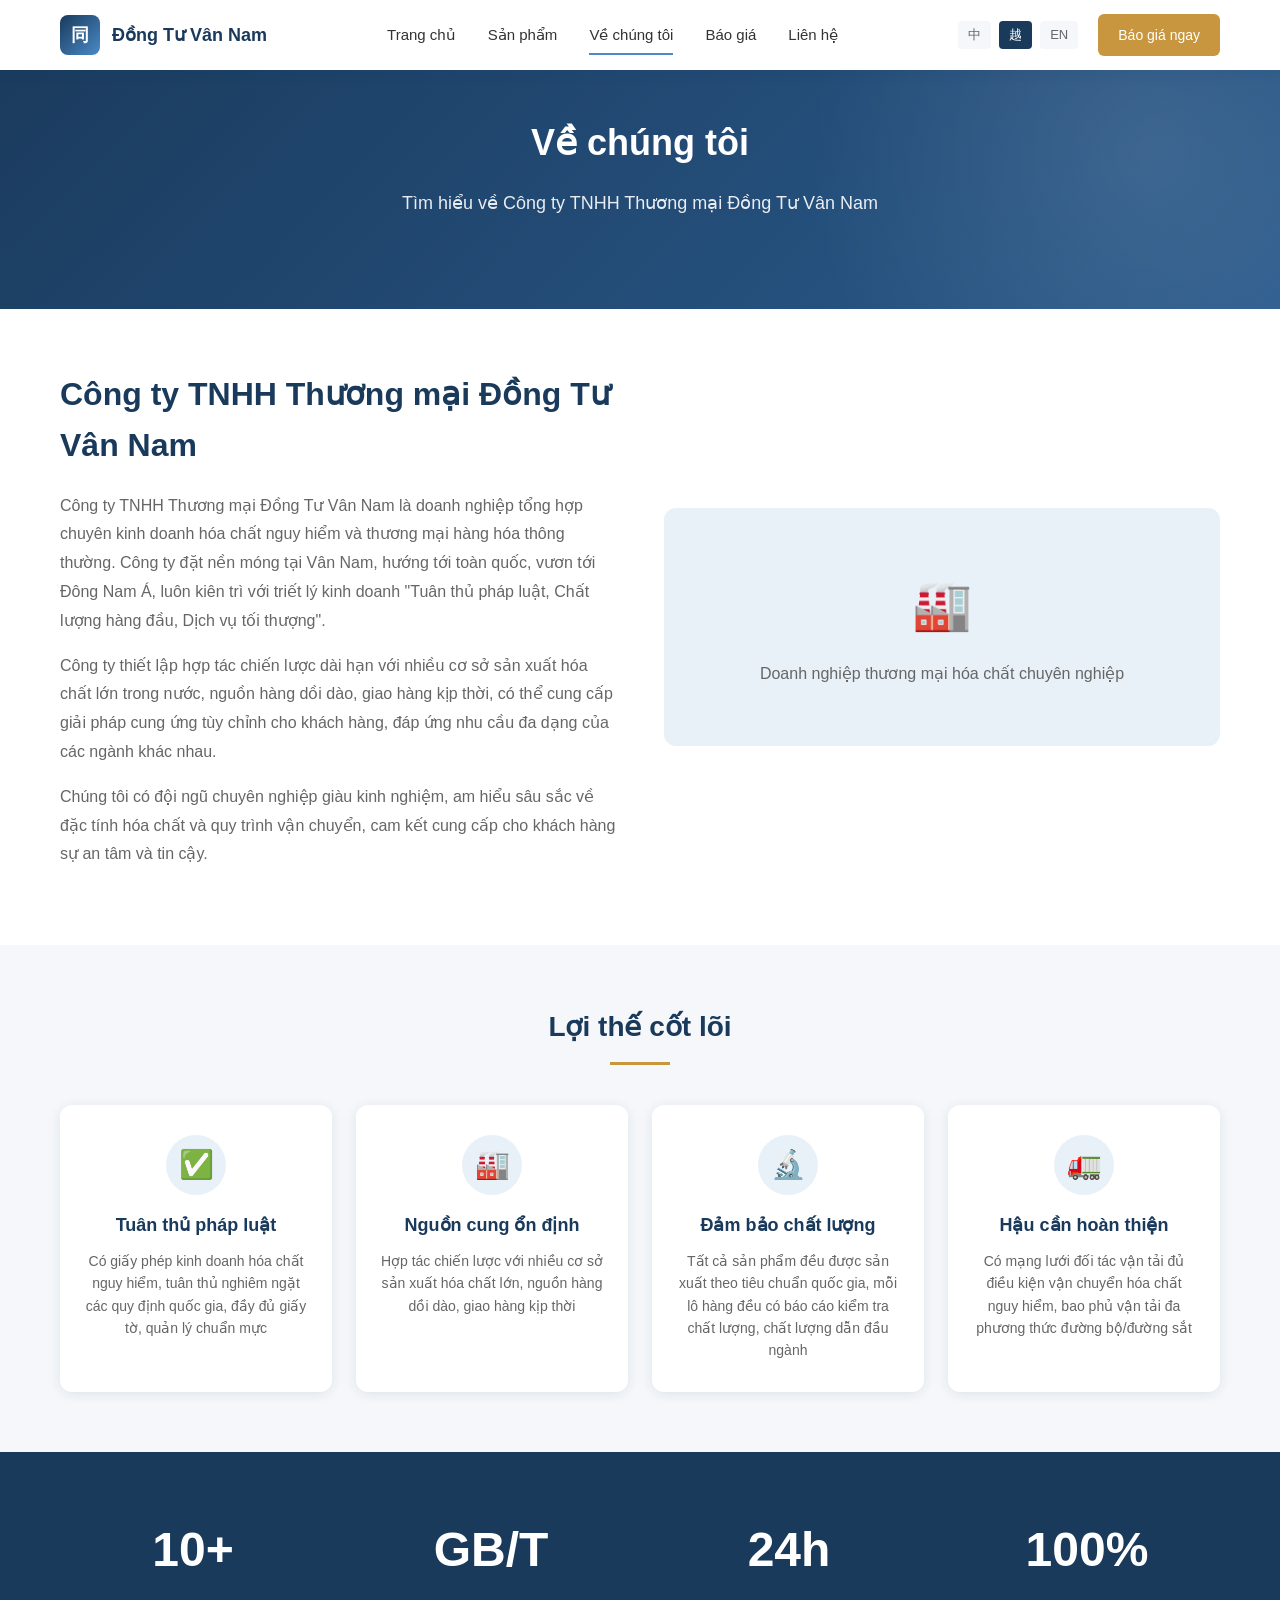
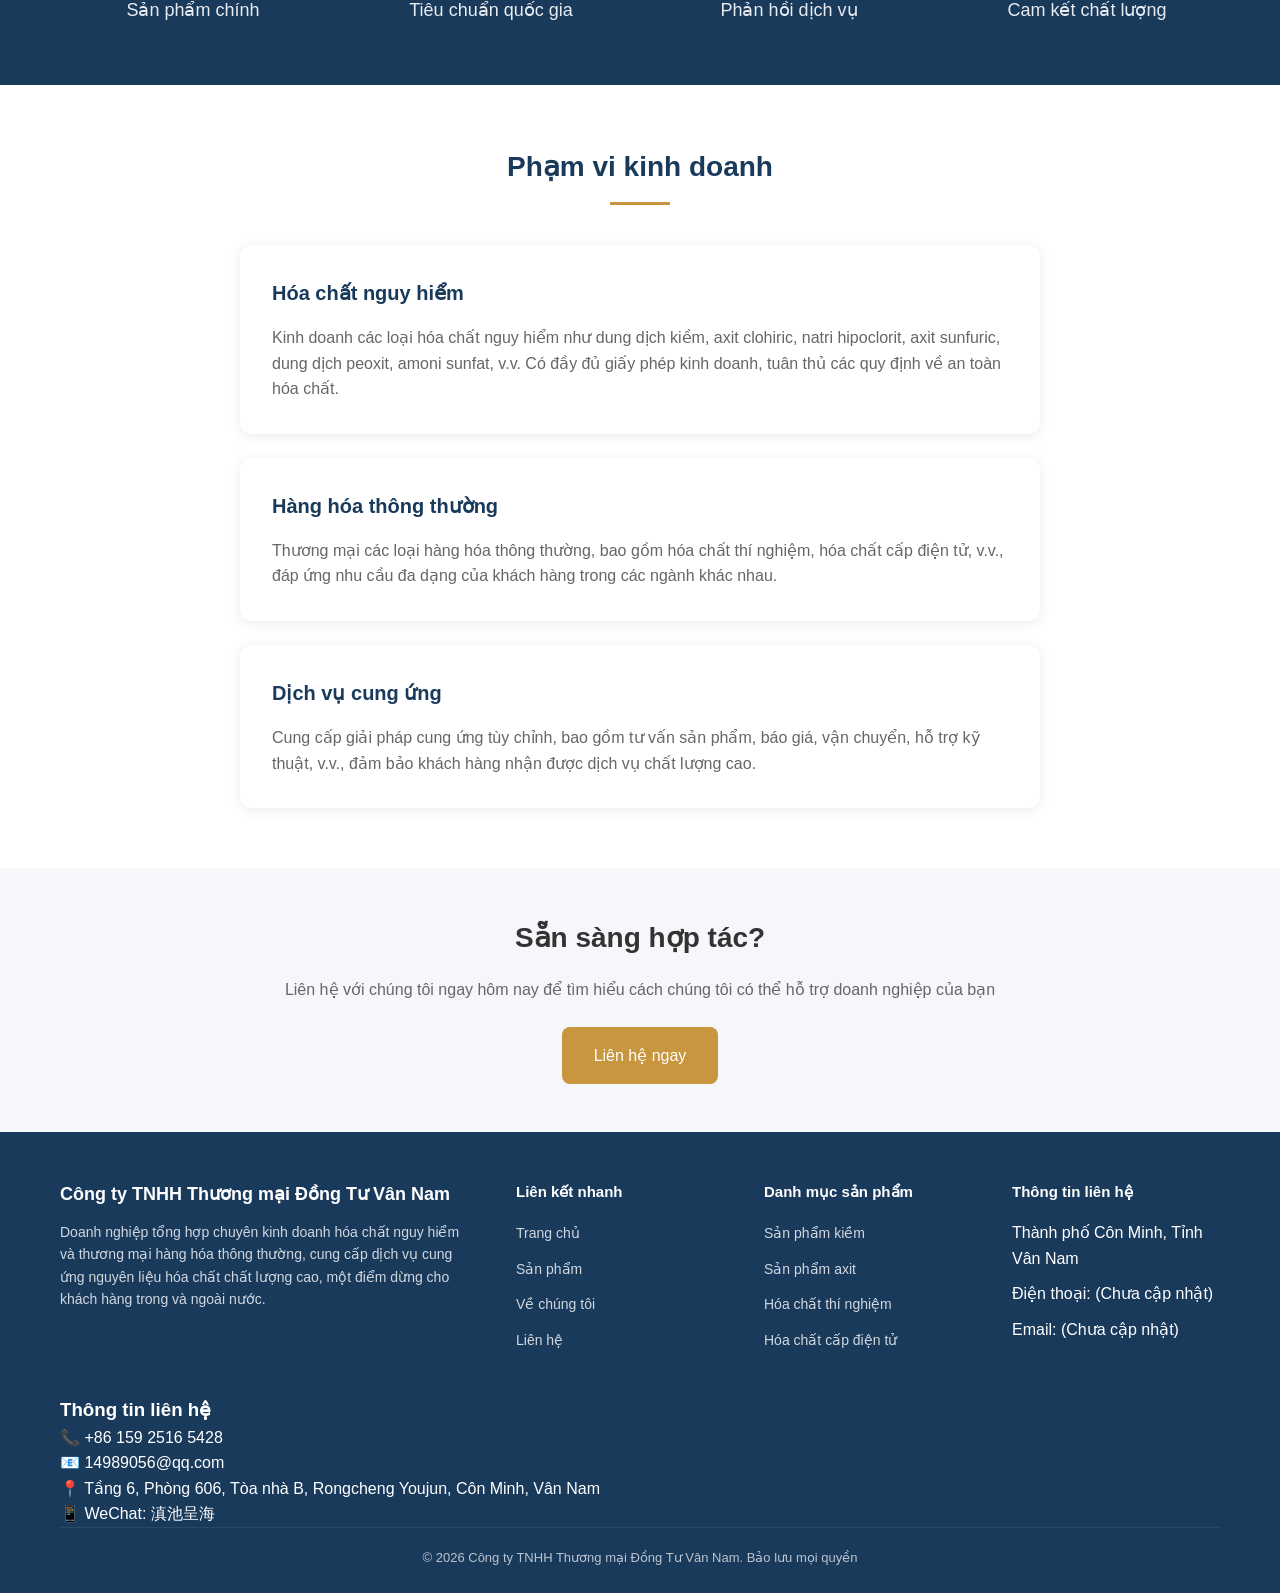
<file: vi/about.html>
<!DOCTYPE html>
<html lang="vi">
<head>
  <meta charset="UTF-8">
  <meta name="viewport" content="width=device-width, initial-scale=1.0">
  <meta name="description" content="Tìm hiểu về Công ty TNHH Thương mại Đồng Tư Vân Nam - Doanh nghiệp thương mại hóa chất chuyên nghiệp">
  <title>Về chúng tôi - Công ty TNHH Thương mại Đồng Tư Vân Nam</title>
  <link rel="stylesheet" href="../css/style.css">
</head>
<body>

<!-- Thanh điều hướng -->
<nav class="navbar">
  <div class="container">
    <a href="index.html" class="logo">
      <div class="logo-icon">同</div>
      <span class="logo-text">Đồng Tư Vân Nam</span>
    </a>
    <div class="nav-menu">
      <a href="index.html">Trang chủ</a>
      <a href="products.html">Sản phẩm</a>
      <a href="about.html" class="active">Về chúng tôi</a>
      <a href="inquiry.html">Báo giá</a>
      <a href="contact.html">Liên hệ</a>
    </div>
    <div class="nav-right">
      <div class="lang-switch">
        <a href="../zh/about.html">中</a>
        <a href="../vi/about.html" class="active">越</a>
        <a href="../en/about.html">EN</a>
      </div>
      <a href="inquiry.html" class="nav-cta">Báo giá ngay</a>
    </div>
    <div class="mobile-menu-btn" onclick="toggleMenu()">
      <span></span><span></span><span></span>
    </div>
  </div>
</nav>

<!-- Tiêu đề trang -->
<section class="hero" style="padding:120px 0 60px;">
  <div class="container">
    <h1 style="font-size:36px; text-align:center;">Về chúng tôi</h1>
    <p style="text-align:center; margin-top:16px; opacity:0.9;">Tìm hiểu về Công ty TNHH Thương mại Đồng Tư Vân Nam</p>
  </div>
</section>

<!-- Giới thiệu công ty -->
<section class="section">
  <div class="container">
    <div class="about-content">
      <div class="about-text">
        <h2>Công ty TNHH Thương mại Đồng Tư Vân Nam</h2>
        <p>Công ty TNHH Thương mại Đồng Tư Vân Nam là doanh nghiệp tổng hợp chuyên kinh doanh hóa chất nguy hiểm và thương mại hàng hóa thông thường. Công ty đặt nền móng tại Vân Nam, hướng tới toàn quốc, vươn tới Đông Nam Á, luôn kiên trì với triết lý kinh doanh "Tuân thủ pháp luật, Chất lượng hàng đầu, Dịch vụ tối thượng".</p>
        <p>Công ty thiết lập hợp tác chiến lược dài hạn với nhiều cơ sở sản xuất hóa chất lớn trong nước, nguồn hàng dồi dào, giao hàng kịp thời, có thể cung cấp giải pháp cung ứng tùy chỉnh cho khách hàng, đáp ứng nhu cầu đa dạng của các ngành khác nhau.</p>
        <p>Chúng tôi có đội ngũ chuyên nghiệp giàu kinh nghiệm, am hiểu sâu sắc về đặc tính hóa chất và quy trình vận chuyển, cam kết cung cấp cho khách hàng sự an tâm và tin cậy.</p>
      </div>
      <div class="about-image">
        <div style="background:var(--bg-blue); border-radius:12px; padding:60px; text-align:center; color:var(--text-mid);">
          <div style="font-size:48px; margin-bottom:16px;">🏭</div>
          <p>Doanh nghiệp thương mại hóa chất chuyên nghiệp</p>
        </div>
      </div>
    </div>
  </div>
</section>

<!-- Lợi thế cốt lõi -->
<section class="advantages section" style="background:var(--bg-light);">
  <div class="container">
    <h2 class="section-title">Lợi thế cốt lõi</h2>
    <div class="adv-grid">
      <div class="adv-card">
        <div class="adv-icon">✅</div>
        <h3>Tuân thủ pháp luật</h3>
        <p>Có giấy phép kinh doanh hóa chất nguy hiểm, tuân thủ nghiêm ngặt các quy định quốc gia, đầy đủ giấy tờ, quản lý chuẩn mực</p>
      </div>
      <div class="adv-card">
        <div class="adv-icon">🏭</div>
        <h3>Nguồn cung ổn định</h3>
        <p>Hợp tác chiến lược với nhiều cơ sở sản xuất hóa chất lớn, nguồn hàng dồi dào, giao hàng kịp thời</p>
      </div>
      <div class="adv-card">
        <div class="adv-icon">🔬</div>
        <h3>Đảm bảo chất lượng</h3>
        <p>Tất cả sản phẩm đều được sản xuất theo tiêu chuẩn quốc gia, mỗi lô hàng đều có báo cáo kiểm tra chất lượng, chất lượng dẫn đầu ngành</p>
      </div>
      <div class="adv-card">
        <div class="adv-icon">🚛</div>
        <h3>Hậu cần hoàn thiện</h3>
        <p>Có mạng lưới đối tác vận tải đủ điều kiện vận chuyển hóa chất nguy hiểm, bao phủ vận tải đa phương thức đường bộ/đường sắt</p>
      </div>
    </div>
  </div>
</section>

<!-- Thống kê -->
<section class="section" style="background:var(--primary); color:var(--white);">
  <div class="container">
    <div style="display:grid; grid-template-columns:repeat(auto-fit, minmax(200px, 1fr)); gap:32px; text-align:center;">
      <div>
        <div style="font-size:48px; font-weight:700; margin-bottom:8px;">10+</div>
        <div style="font-size:18px; opacity:0.9;">Sản phẩm chính</div>
      </div>
      <div>
        <div style="font-size:48px; font-weight:700; margin-bottom:8px;">GB/T</div>
        <div style="font-size:18px; opacity:0.9;">Tiêu chuẩn quốc gia</div>
      </div>
      <div>
        <div style="font-size:48px; font-weight:700; margin-bottom:8px;">24h</div>
        <div style="font-size:18px; opacity:0.9;">Phản hồi dịch vụ</div>
      </div>
      <div>
        <div style="font-size:48px; font-weight:700; margin-bottom:8px;">100%</div>
        <div style="font-size:18px; opacity:0.9;">Cam kết chất lượng</div>
      </div>
    </div>
  </div>
</section>

<!-- Phạm vi kinh doanh -->
<section class="section">
  <div class="container">
    <h2 class="section-title">Phạm vi kinh doanh</h2>
    <div style="max-width:800px; margin:0 auto;">
      <div style="background:var(--white); border-radius:12px; padding:32px; margin-bottom:24px; box-shadow:var(--shadow);">
        <h3 style="color:var(--primary); font-size:20px; margin-bottom:16px;">Hóa chất nguy hiểm</h3>
        <p style="color:var(--text-mid);">Kinh doanh các loại hóa chất nguy hiểm như dung dịch kiềm, axit clohiric, natri hipoclorit, axit sunfuric, dung dịch peoxit, amoni sunfat, v.v. Có đầy đủ giấy phép kinh doanh, tuân thủ các quy định về an toàn hóa chất.</p>
      </div>
      <div style="background:var(--white); border-radius:12px; padding:32px; margin-bottom:24px; box-shadow:var(--shadow);">
        <h3 style="color:var(--primary); font-size:20px; margin-bottom:16px;">Hàng hóa thông thường</h3>
        <p style="color:var(--text-mid);">Thương mại các loại hàng hóa thông thường, bao gồm hóa chất thí nghiệm, hóa chất cấp điện tử, v.v., đáp ứng nhu cầu đa dạng của khách hàng trong các ngành khác nhau.</p>
      </div>
      <div style="background:var(--white); border-radius:12px; padding:32px; box-shadow:var(--shadow);">
        <h3 style="color:var(--primary); font-size:20px; margin-bottom:16px;">Dịch vụ cung ứng</h3>
        <p style="color:var(--text-mid);">Cung cấp giải pháp cung ứng tùy chỉnh, bao gồm tư vấn sản phẩm, báo giá, vận chuyển, hỗ trợ kỹ thuật, v.v., đảm bảo khách hàng nhận được dịch vụ chất lượng cao.</p>
      </div>
    </div>
  </div>
</section>

<!-- CTA -->
<section style="background:var(--bg-light); padding:48px 0; text-align:center;">
  <div class="container">
    <h2 style="font-size:28px; margin-bottom:16px;">Sẵn sàng hợp tác?</h2>
    <p style="color:var(--text-mid); margin-bottom:24px;">Liên hệ với chúng tôi ngay hôm nay để tìm hiểu cách chúng tôi có thể hỗ trợ doanh nghiệp của bạn</p>
    <a href="contact.html" class="btn btn-primary" style="font-size:16px; padding:16px 32px;">Liên hệ ngay</a>
  </div>
</section>

<!-- Footer -->
<footer class="footer">
  <div class="container">
    <div class="footer-grid">
      <div class="footer-brand">
        <h3>Công ty TNHH Thương mại Đồng Tư Vân Nam</h3>
        <p>Doanh nghiệp tổng hợp chuyên kinh doanh hóa chất nguy hiểm và thương mại hàng hóa thông thường, cung cấp dịch vụ cung ứng nguyên liệu hóa chất chất lượng cao, một điểm dừng cho khách hàng trong và ngoài nước.</p>
      </div>
      <div class="footer-links">
        <h4>Liên kết nhanh</h4>
        <ul>
          <li><a href="index.html">Trang chủ</a></li>
          <li><a href="products.html">Sản phẩm</a></li>
          <li><a href="about.html">Về chúng tôi</a></li>
          <li><a href="contact.html">Liên hệ</a></li>
        </ul>
      </div>
      <div class="footer-links">
        <h4>Danh mục sản phẩm</h4>
        <ul>
          <li><a href="products.html#lye">Sản phẩm kiềm</a></li>
          <li><a href="products.html#acid">Sản phẩm axit</a></li>
          <li><a href="products.html#reagent">Hóa chất thí nghiệm</a></li>
          <li><a href="products.html#electronic">Hóa chất cấp điện tử</a></li>
        </ul>
      </div>
      <div class="footer-links">
        <h4>Thông tin liên hệ</h4>
        <ul>
          <li>Thành phố Côn Minh, Tỉnh Vân Nam</li>
          <li>Điện thoại: (Chưa cập nhật)</li>
          <li>Email: (Chưa cập nhật)</li>
        </ul>
      </div>
    </div>
      <div class="footer-section">
        <h3>Thông tin liên hệ</h3>
        <p>📞 +86 159 2516 5428</p>
        <p>📧 14989056@qq.com</p>
        <p>📍 Tầng 6, Phòng 606, Tòa nhà B, Rongcheng Youjun, Côn Minh, Vân Nam</p>
        <p>📱 WeChat: 滇池呈海</p>
      </div>
    <div class="footer-bottom">
      <p>© 2026 Công ty TNHH Thương mại Đồng Tư Vân Nam. Bảo lưu mọi quyền</p>
    </div>
  </div>
</footer>

<script src="../js/main.js"></script>
</body>
</html>
</file>
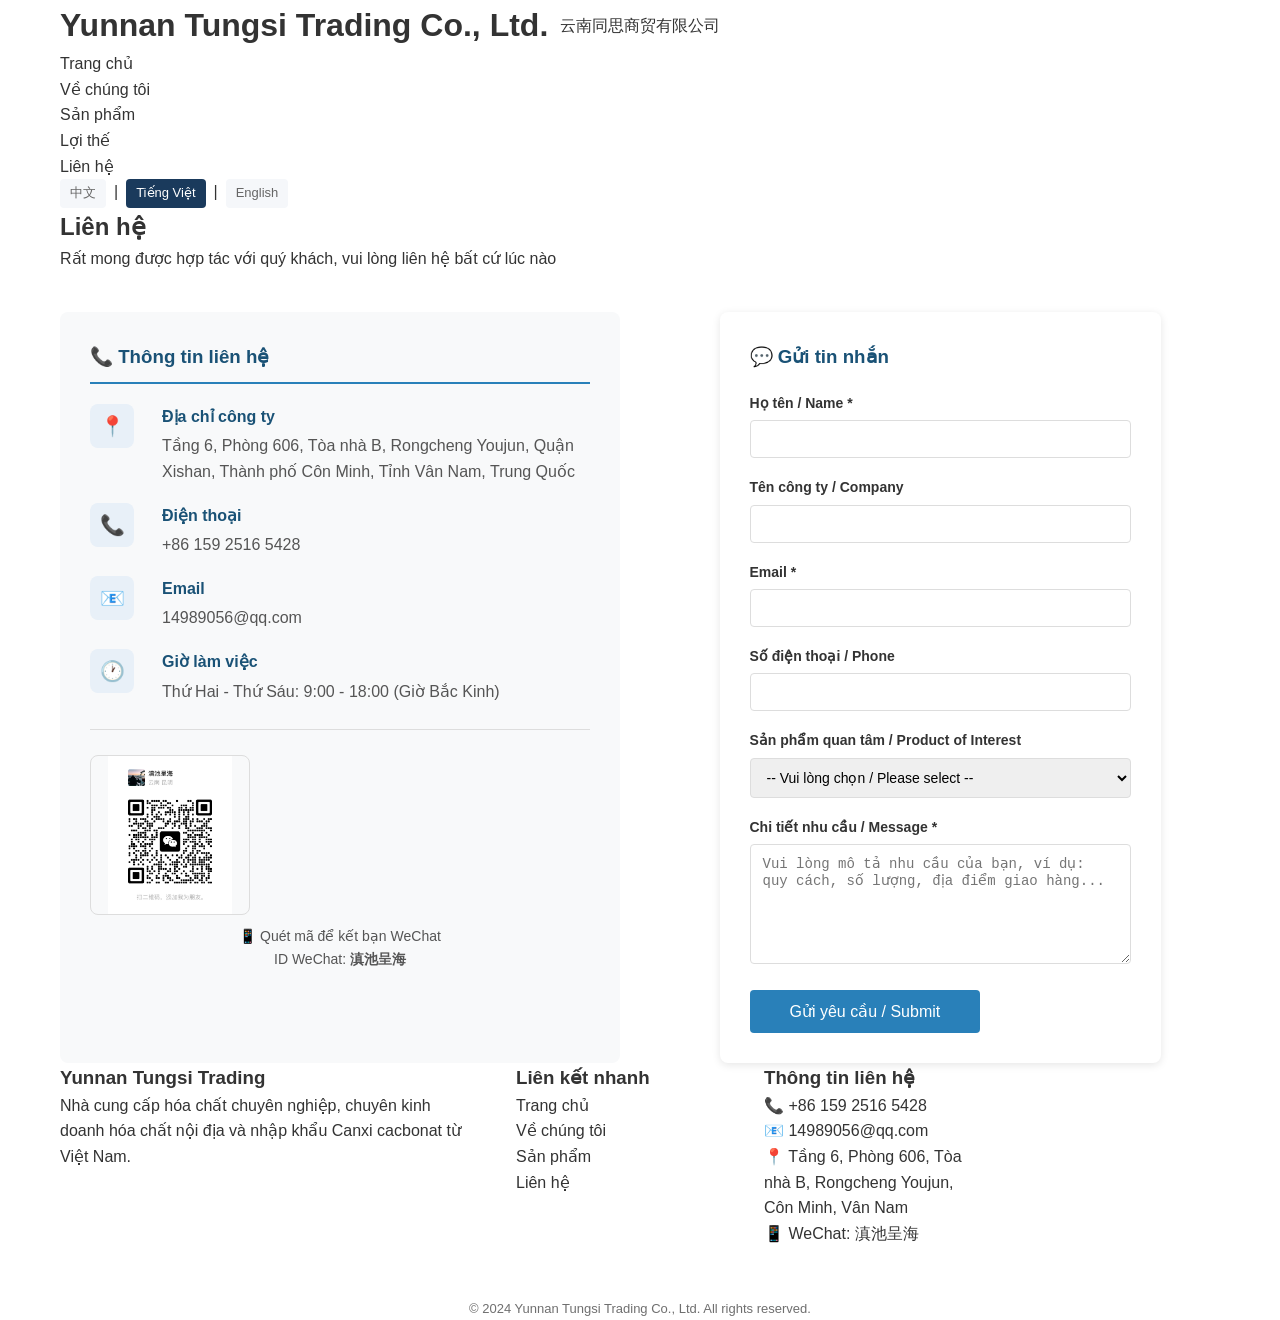
<file: vi/contact.html>
<!DOCTYPE html>
<html lang="vi">
<head>
    <meta charset="UTF-8">
    <meta name="viewport" content="width=device-width, initial-scale=1.0">
    <title>Liên hệ - Yunnan Tungsi Trading Co., Ltd.</title>
    <link rel="stylesheet" href="../css/style.css">
    <style>
        .contact-grid {
            display: grid;
            grid-template-columns: 1fr 1fr;
            gap: 40px;
            margin-top: 40px;
        }
        .contact-info-box {
            background: #f8f9fa;
            padding: 30px;
            border-radius: 8px;
        }
        .contact-info-box h3 {
            color: #1a5276;
            margin-bottom: 20px;
            border-bottom: 2px solid #2980b9;
            padding-bottom: 10px;
        }
        .contact-item {
            display: flex;
            align-items: flex-start;
            margin-bottom: 18px;
        }
        .contact-icon {
            font-size: 20px;
            margin-right: 12px;
            min-width: 30px;
            text-align: center;
        }
        .contact-item div strong {
            color: #1a5276;
        }
        .contact-item div p {
            margin: 4px 0 0 0;
            color: #555;
        }
        .qr-section {
            text-align: center;
            margin-top: 25px;
            padding-top: 25px;
            border-top: 1px solid #ddd;
        }
        .qr-section img {
            width: 160px;
            height: 160px;
            object-fit: contain;
            border: 1px solid #ddd;
            border-radius: 8px;
        }
        .qr-section p {
            margin-top: 10px;
            color: #555;
            font-size: 14px;
        }
        .inquiry-form {
            background: #fff;
            padding: 30px;
            border-radius: 8px;
            box-shadow: 0 2px 8px rgba(0,0,0,0.1);
        }
        .inquiry-form h3 {
            color: #1a5276;
            margin-bottom: 20px;
        }
        .form-group {
            margin-bottom: 18px;
        }
        .form-group label {
            display: block;
            margin-bottom: 6px;
            font-weight: 600;
            color: #333;
        }
        .form-group input,
        .form-group textarea,
        .form-group select {
            width: 100%;
            padding: 10px 12px;
            border: 1px solid #ddd;
            border-radius: 4px;
            font-size: 14px;
            box-sizing: border-box;
        }
        .form-group textarea {
            min-height: 120px;
            resize: vertical;
        }
        .submit-btn {
            background: #2980b9;
            color: white;
            padding: 12px 40px;
            border: none;
            border-radius: 4px;
            font-size: 16px;
            cursor: pointer;
            transition: background 0.3s;
        }
        .submit-btn:hover {
            background: #1a5276;
        }
        @media (max-width: 768px) {
            .contact-grid {
                grid-template-columns: 1fr;
            }
        }
    </style>
</head>
<body>
    <header>
        <div class="container">
            <div class="logo">
                <h1>Yunnan Tungsi Trading Co., Ltd.</h1>
                <p>云南同思商贸有限公司</p>
            </div>
            <nav>
                <ul>
                    <li><a href="index.html">Trang chủ</a></li>
                    <li><a href="about.html">Về chúng tôi</a></li>
                    <li><a href="products.html">Sản phẩm</a></li>
                    <li><a href="advantages.html">Lợi thế</a></li>
                    <li><a href="contact.html" class="active">Liên hệ</a></li>
                </ul>
            </nav>
            <div class="lang-switch">
                <a href="../zh/contact.html">中文</a> |
                <a href="contact.html" class="active">Tiếng Việt</a> |
                <a href="../en/contact.html">English</a>
            </div>
        </div>
    </header>

    <section class="page-banner">
        <div class="container">
            <h2>Liên hệ</h2>
            <p>Rất mong được hợp tác với quý khách, vui lòng liên hệ bất cứ lúc nào</p>
        </div>
    </section>

    <div class="container">
        <div class="contact-grid">
            <!-- Bên trái: Thông tin liên hệ -->
            <div class="contact-info-box">
                <h3>📞 Thông tin liên hệ</h3>

                <div class="contact-item">
                    <div class="contact-icon">📍</div>
                    <div>
                        <strong>Địa chỉ công ty</strong>
                        <p>Tầng 6, Phòng 606, Tòa nhà B, Rongcheng Youjun, Quận Xishan, Thành phố Côn Minh, Tỉnh Vân Nam, Trung Quốc</p>
                    </div>
                </div>

                <div class="contact-item">
                    <div class="contact-icon">📞</div>
                    <div>
                        <strong>Điện thoại</strong>
                        <p>+86 159 2516 5428</p>
                    </div>
                </div>

                <div class="contact-item">
                    <div class="contact-icon">📧</div>
                    <div>
                        <strong>Email</strong>
                        <p>14989056@qq.com</p>
                    </div>
                </div>

                <div class="contact-item">
                    <div class="contact-icon">🕐</div>
                    <div>
                        <strong>Giờ làm việc</strong>
                        <p>Thứ Hai - Thứ Sáu: 9:00 - 18:00 (Giờ Bắc Kinh)</p>
                    </div>
                </div>

                <!-- Mã QR WeChat -->
                <div class="qr-section">
                    <img src="../images/wechat-qr.jpg" alt="Mã QR WeChat - 滇池呈海">
                    <p>📱 Quét mã để kết bạn WeChat<br>ID WeChat: <strong>滇池呈海</strong></p>
                </div>
            </div>

            <!-- Bên phải: Form liên hệ -->
            <div class="inquiry-form">
                <h3>💬 Gửi tin nhắn</h3>
                <form id="inquiryForm" action="https://formspree.io/f/xwpogjda" method="POST">
                    <div class="form-group">
                        <label for="name">Họ tên / Name *</label>
                        <input type="text" id="name" name="name" required>
                    </div>
                    <div class="form-group">
                        <label for="company">Tên công ty / Company</label>
                        <input type="text" id="company" name="company">
                    </div>
                    <div class="form-group">
                        <label for="email">Email *</label>
                        <input type="email" id="email" name="email" required>
                    </div>
                    <div class="form-group">
                        <label for="phone">Số điện thoại / Phone</label>
                        <input type="text" id="phone" name="phone">
                    </div>
                    <div class="form-group">
                        <label for="product">Sản phẩm quan tâm / Product of Interest</label>
                        <select id="product" name="product">
                            <option value="">-- Vui lòng chọn / Please select --</option>
                            <option value="32%液碱">32% Xút lỏng / 32% Liquid Caustic Soda</option>
                            <option value="50%液碱">50% Xút lỏng / 50% Liquid Caustic Soda</option>
                            <option value="盐酸">Axit clohydric / Hydrochloric Acid</option>
                            <option value="硫酸">Axit sulfuric / Sulfuric Acid</option>
                            <option value="次氯酸钠">Natri hypochlorit / Sodium Hypochlorite</option>
                            <option value="双氧水">Nước oxy già / Hydrogen Peroxide</option>
                            <option value="硫酸铵">Ammonium sulfate / Ammonium Sulfate</option>
                            <option value="碳酸钙">Canxi cacbonat (Nhập khẩu VN) / Calcium Carbonate</option>
                            <option value="其他">Khác / Other</option>
                        </select>
                    </div>
                    <div class="form-group">
                        <label for="message">Chi tiết nhu cầu / Message *</label>
                        <textarea id="message" name="message" placeholder="Vui lòng mô tả nhu cầu của bạn, ví dụ: quy cách, số lượng, địa điểm giao hàng..." required></textarea>
                    </div>
                    <button type="submit" class="submit-btn">Gửi yêu cầu / Submit</button>
                </form>
            </div>
        </div>
    </div>

    <footer>
        <div class="container">
            <div class="footer-grid">
                <div class="footer-section">
                    <h3>Yunnan Tungsi Trading</h3>
                    <p>Nhà cung cấp hóa chất chuyên nghiệp, chuyên kinh doanh hóa chất nội địa và nhập khẩu Canxi cacbonat từ Việt Nam.</p>
                </div>
                <div class="footer-section">
                    <h3>Liên kết nhanh</h3>
                    <ul>
                        <li><a href="index.html">Trang chủ</a></li>
                        <li><a href="about.html">Về chúng tôi</a></li>
                        <li><a href="products.html">Sản phẩm</a></li>
                        <li><a href="contact.html">Liên hệ</a></li>
                    </ul>
                </div>
                <div class="footer-section">
                    <h3>Thông tin liên hệ</h3>
                    <p>📞 +86 159 2516 5428</p>
                    <p>📧 14989056@qq.com</p>
                    <p>📍 Tầng 6, Phòng 606, Tòa nhà B, Rongcheng Youjun, Côn Minh, Vân Nam</p>
                    <p>📱 WeChat: 滇池呈海</p>
                </div>
            </div>
            <div class="footer-bottom">
                <p>&copy; 2024 Yunnan Tungsi Trading Co., Ltd. All rights reserved.</p>
            </div>
        </div>
    </footer>
</body>
</html>
</file>
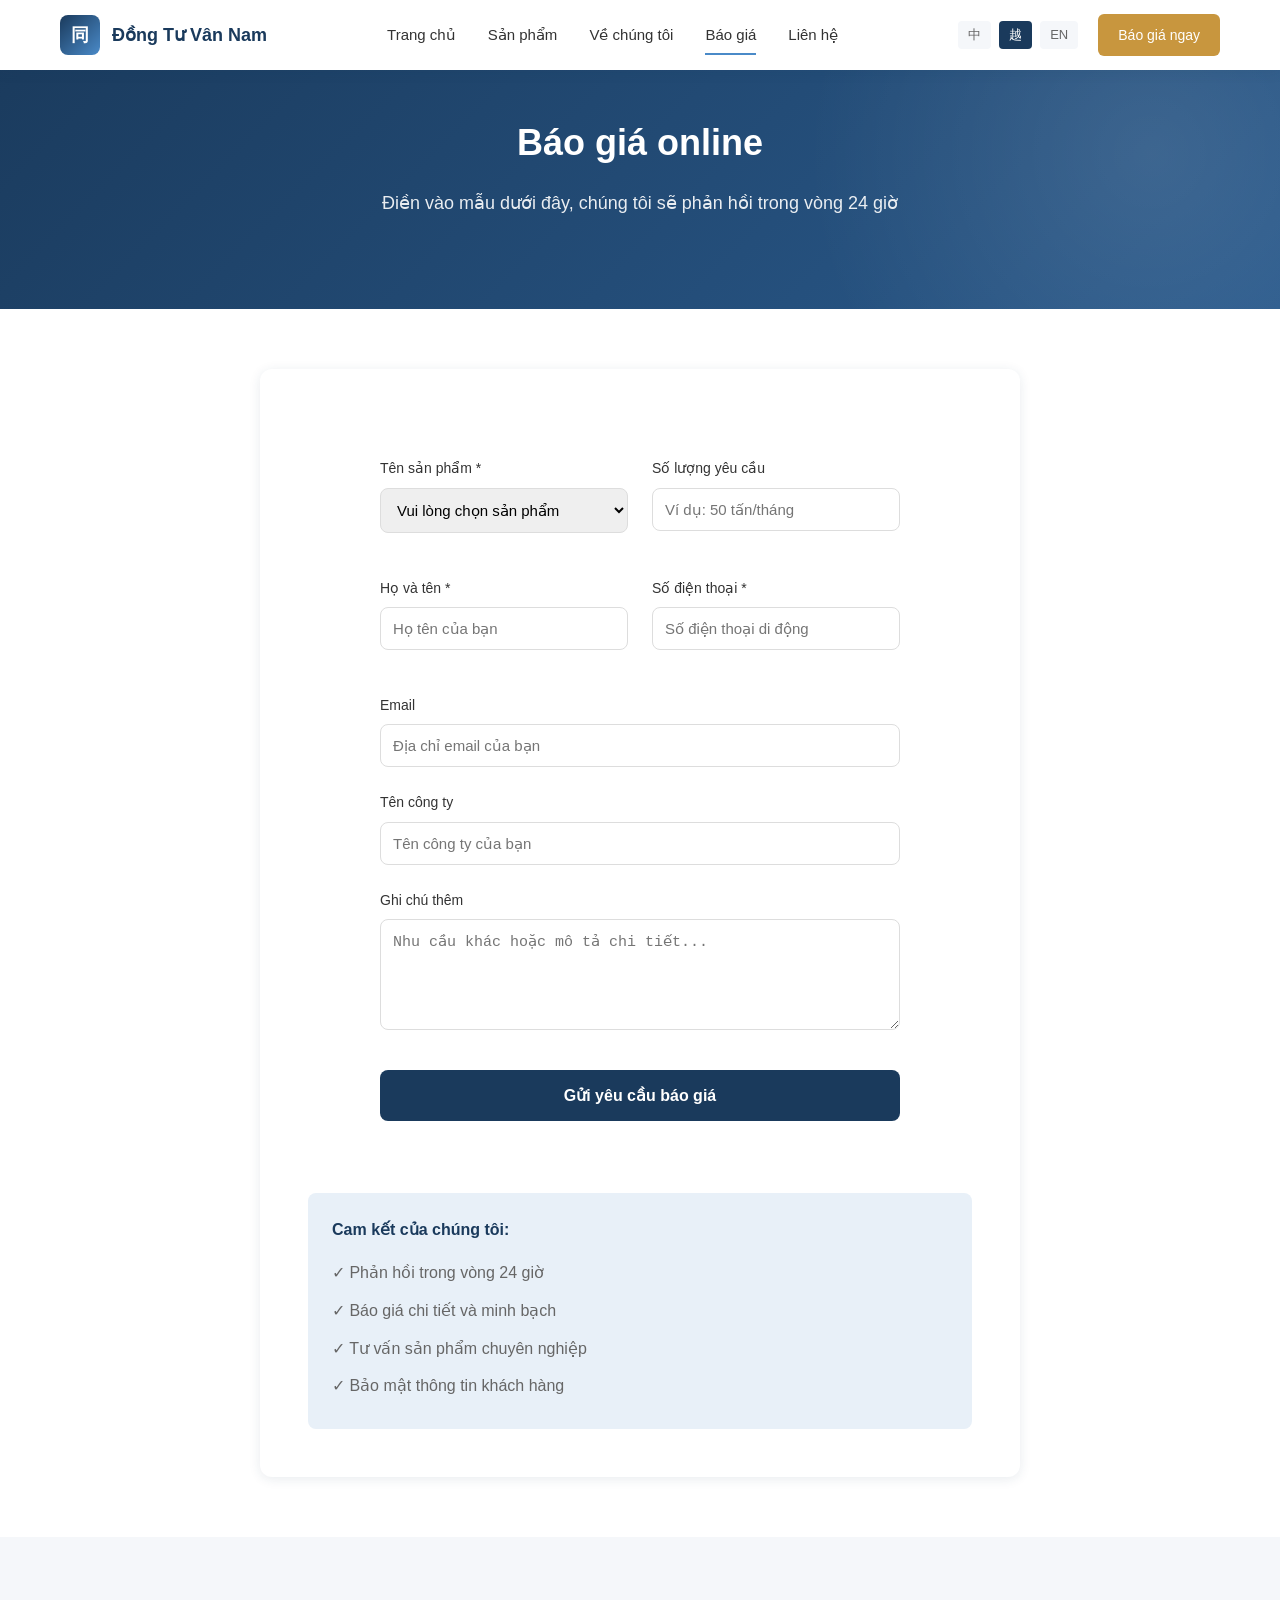
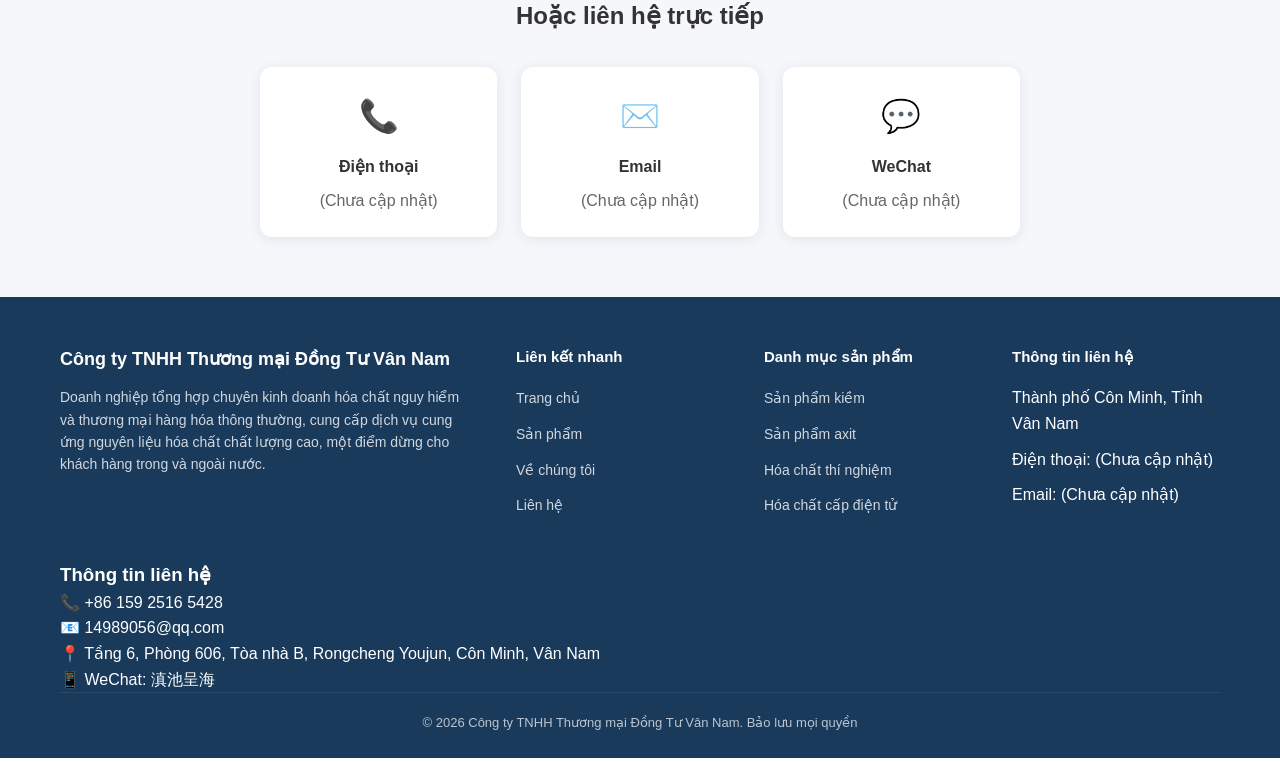
<file: vi/inquiry.html>
<!DOCTYPE html>
<html lang="vi">
<head>
  <meta charset="UTF-8">
  <meta name="viewport" content="width=device-width, initial-scale=1.0">
  <meta name="description" content="Báo giá online - Công ty TNHH Thương mại Đồng Tư Vân Nam">
  <title>Báo giá online - Công ty TNHH Thương mại Đồng Tư Vân Nam</title>
  <link rel="stylesheet" href="../css/style.css">
</head>
<body>

<!-- Thanh điều hướng -->
<nav class="navbar">
  <div class="container">
    <a href="index.html" class="logo">
      <div class="logo-icon">同</div>
      <span class="logo-text">Đồng Tư Vân Nam</span>
    </a>
    <div class="nav-menu">
      <a href="index.html">Trang chủ</a>
      <a href="products.html">Sản phẩm</a>
      <a href="about.html">Về chúng tôi</a>
      <a href="inquiry.html" class="active">Báo giá</a>
      <a href="contact.html">Liên hệ</a>
    </div>
    <div class="nav-right">
      <div class="lang-switch">
        <a href="../zh/inquiry.html">中</a>
        <a href="../vi/inquiry.html" class="active">越</a>
        <a href="../en/inquiry.html">EN</a>
      </div>
      <a href="inquiry.html" class="nav-cta">Báo giá ngay</a>
    </div>
    <div class="mobile-menu-btn" onclick="toggleMenu()">
      <span></span><span></span><span></span>
    </div>
  </div>
</nav>

<!-- Tiêu đề trang -->
<section class="hero" style="padding:120px 0 60px;">
  <div class="container">
    <h1 style="font-size:36px; text-align:center;">Báo giá online</h1>
    <p style="text-align:center; margin-top:16px; opacity:0.9;">Điền vào mẫu dưới đây, chúng tôi sẽ phản hồi trong vòng 24 giờ</p>
  </div>
</section>

<!-- Biểu mẫu báo giá -->
<section class="section">
  <div class="container" style="max-width:800px;">
    <div style="background:var(--white); border-radius:12px; padding:48px; box-shadow:var(--shadow);">
      <form class="inquiry-form" action="https://formspree.io/f/YOUR_FORM_ID" method="POST">
        <div style="display:grid; grid-template-columns:1fr 1fr; gap:24px; margin-bottom:24px;">
          <div class="form-group">
            <label>Tên sản phẩm *</label>
            <select name="product" required style="width:100%; padding:12px; border:1px solid #ddd; border-radius:8px; font-size:15px;">
              <option value="">Vui lòng chọn sản phẩm</option>
              <option value="Dung dịch kiềm 30%">Dung dịch kiềm 30%</option>
              <option value="Dung dịch kiềm 50%">Dung dịch kiềm 50%</option>
              <option value="Dung dịch kiềm cấp thực phẩm">Dung dịch kiềm cấp thực phẩm</option>
              <option value="Axit clohiric">Axit clohiric</option>
              <option value="Axit sunfuric">Axit sunfuric</option>
              <option value="Natri hipoclorit">Natri hipoclorit</option>
              <option value="Dung dịch peoxit">Dung dịch peoxit</option>
              <option value="Amoni sunfat">Amoni sunfat</option>
              <option value="Hóa chất thí nghiệm">Hóa chất thí nghiệm</option>
              <option value="Hóa chất cấp điện tử">Hóa chất cấp điện tử</option>
              <option value="Khác">Khác</option>
            </select>
          </div>
          <div class="form-group">
            <label>Số lượng yêu cầu</label>
            <input type="text" name="quantity" placeholder="Ví dụ: 50 tấn/tháng" style="width:100%; padding:12px; border:1px solid #ddd; border-radius:8px; font-size:15px;">
          </div>
        </div>

        <div style="display:grid; grid-template-columns:1fr 1fr; gap:24px; margin-bottom:24px;">
          <div class="form-group">
            <label>Họ và tên *</label>
            <input type="text" name="name" required placeholder="Họ tên của bạn" style="width:100%; padding:12px; border:1px solid #ddd; border-radius:8px; font-size:15px;">
          </div>
          <div class="form-group">
            <label>Số điện thoại *</label>
            <input type="tel" name="phone" required placeholder="Số điện thoại di động" style="width:100%; padding:12px; border:1px solid #ddd; border-radius:8px; font-size:15px;">
          </div>
        </div>

        <div style="margin-bottom:24px;">
          <div class="form-group">
            <label>Email</label>
            <input type="email" name="email" placeholder="Địa chỉ email của bạn" style="width:100%; padding:12px; border:1px solid #ddd; border-radius:8px; font-size:15px;">
          </div>
        </div>

        <div style="margin-bottom:24px;">
          <div class="form-group">
            <label>Tên công ty</label>
            <input type="text" name="company" placeholder="Tên công ty của bạn" style="width:100%; padding:12px; border:1px solid #ddd; border-radius:8px; font-size:15px;">
          </div>
        </div>

        <div style="margin-bottom:32px;">
          <div class="form-group">
            <label>Ghi chú thêm</label>
            <textarea name="message" rows="5" placeholder="Nhu cầu khác hoặc mô tả chi tiết..." style="width:100%; padding:12px; border:1px solid #ddd; border-radius:8px; font-size:15px; resize:vertical;"></textarea>
          </div>
        </div>

        <button type="submit" class="form-submit" style="width:100%; padding:16px; font-size:16px; font-weight:600; background:var(--primary); color:var(--white); border:none; border-radius:8px; cursor:pointer;">Gửi yêu cầu báo giá</button>
      </form>

      <div style="margin-top:32px; padding:24px; background:var(--bg-blue); border-radius:8px;">
        <h3 style="font-size:16px; margin-bottom:12px; color:var(--primary);">Cam kết của chúng tôi:</h3>
        <ul style="list-style:none; padding:0;">
          <li style="padding:6px 0; color:var(--text-mid);">✓ Phản hồi trong vòng 24 giờ</li>
          <li style="padding:6px 0; color:var(--text-mid);">✓ Báo giá chi tiết và minh bạch</li>
          <li style="padding:6px 0; color:var(--text-mid);">✓ Tư vấn sản phẩm chuyên nghiệp</li>
          <li style="padding:6px 0; color:var(--text-mid);">✓ Bảo mật thông tin khách hàng</li>
        </ul>
      </div>
    </div>
  </div>
</section>

<!-- Thông tin liên hệ nhanh -->
<section class="section" style="background:var(--bg-light);">
  <div class="container" style="max-width:800px;">
    <h2 style="text-align:center; margin-bottom:32px;">Hoặc liên hệ trực tiếp</h2>
    <div style="display:grid; grid-template-columns:repeat(auto-fit, minmax(200px, 1fr)); gap:24px;">
      <div style="background:var(--white); padding:24px; border-radius:12px; text-align:center; box-shadow:var(--shadow);">
        <div style="font-size:32px; margin-bottom:12px;">📞</div>
        <h3 style="font-size:16px; margin-bottom:8px;">Điện thoại</h3>
        <p style="color:var(--text-mid);">(Chưa cập nhật)</p>
      </div>
      <div style="background:var(--white); padding:24px; border-radius:12px; text-align:center; box-shadow:var(--shadow);">
        <div style="font-size:32px; margin-bottom:12px;">✉️</div>
        <h3 style="font-size:16px; margin-bottom:8px;">Email</h3>
        <p style="color:var(--text-mid);">(Chưa cập nhật)</p>
      </div>
      <div style="background:var(--white); padding:24px; border-radius:12px; text-align:center; box-shadow:var(--shadow);">
        <div style="font-size:32px; margin-bottom:12px;">💬</div>
        <h3 style="font-size:16px; margin-bottom:8px;">WeChat</h3>
        <p style="color:var(--text-mid);">(Chưa cập nhật)</p>
      </div>
    </div>
  </div>
</section>

<!-- Footer -->
<footer class="footer">
  <div class="container">
    <div class="footer-grid">
      <div class="footer-brand">
        <h3>Công ty TNHH Thương mại Đồng Tư Vân Nam</h3>
        <p>Doanh nghiệp tổng hợp chuyên kinh doanh hóa chất nguy hiểm và thương mại hàng hóa thông thường, cung cấp dịch vụ cung ứng nguyên liệu hóa chất chất lượng cao, một điểm dừng cho khách hàng trong và ngoài nước.</p>
      </div>
      <div class="footer-links">
        <h4>Liên kết nhanh</h4>
        <ul>
          <li><a href="index.html">Trang chủ</a></li>
          <li><a href="products.html">Sản phẩm</a></li>
          <li><a href="about.html">Về chúng tôi</a></li>
          <li><a href="contact.html">Liên hệ</a></li>
        </ul>
      </div>
      <div class="footer-links">
        <h4>Danh mục sản phẩm</h4>
        <ul>
          <li><a href="products.html#lye">Sản phẩm kiềm</a></li>
          <li><a href="products.html#acid">Sản phẩm axit</a></li>
          <li><a href="products.html#reagent">Hóa chất thí nghiệm</a></li>
          <li><a href="products.html#electronic">Hóa chất cấp điện tử</a></li>
        </ul>
      </div>
      <div class="footer-links">
        <h4>Thông tin liên hệ</h4>
        <ul>
          <li>Thành phố Côn Minh, Tỉnh Vân Nam</li>
          <li>Điện thoại: (Chưa cập nhật)</li>
          <li>Email: (Chưa cập nhật)</li>
        </ul>
      </div>
    </div>
      <div class="footer-section">
        <h3>Thông tin liên hệ</h3>
        <p>📞 +86 159 2516 5428</p>
        <p>📧 14989056@qq.com</p>
        <p>📍 Tầng 6, Phòng 606, Tòa nhà B, Rongcheng Youjun, Côn Minh, Vân Nam</p>
        <p>📱 WeChat: 滇池呈海</p>
      </div>
    <div class="footer-bottom">
      <p>© 2026 Công ty TNHH Thương mại Đồng Tư Vân Nam. Bảo lưu mọi quyền</p>
    </div>
  </div>
</footer>

<script src="../js/main.js"></script>
</body>
</html>
</file>
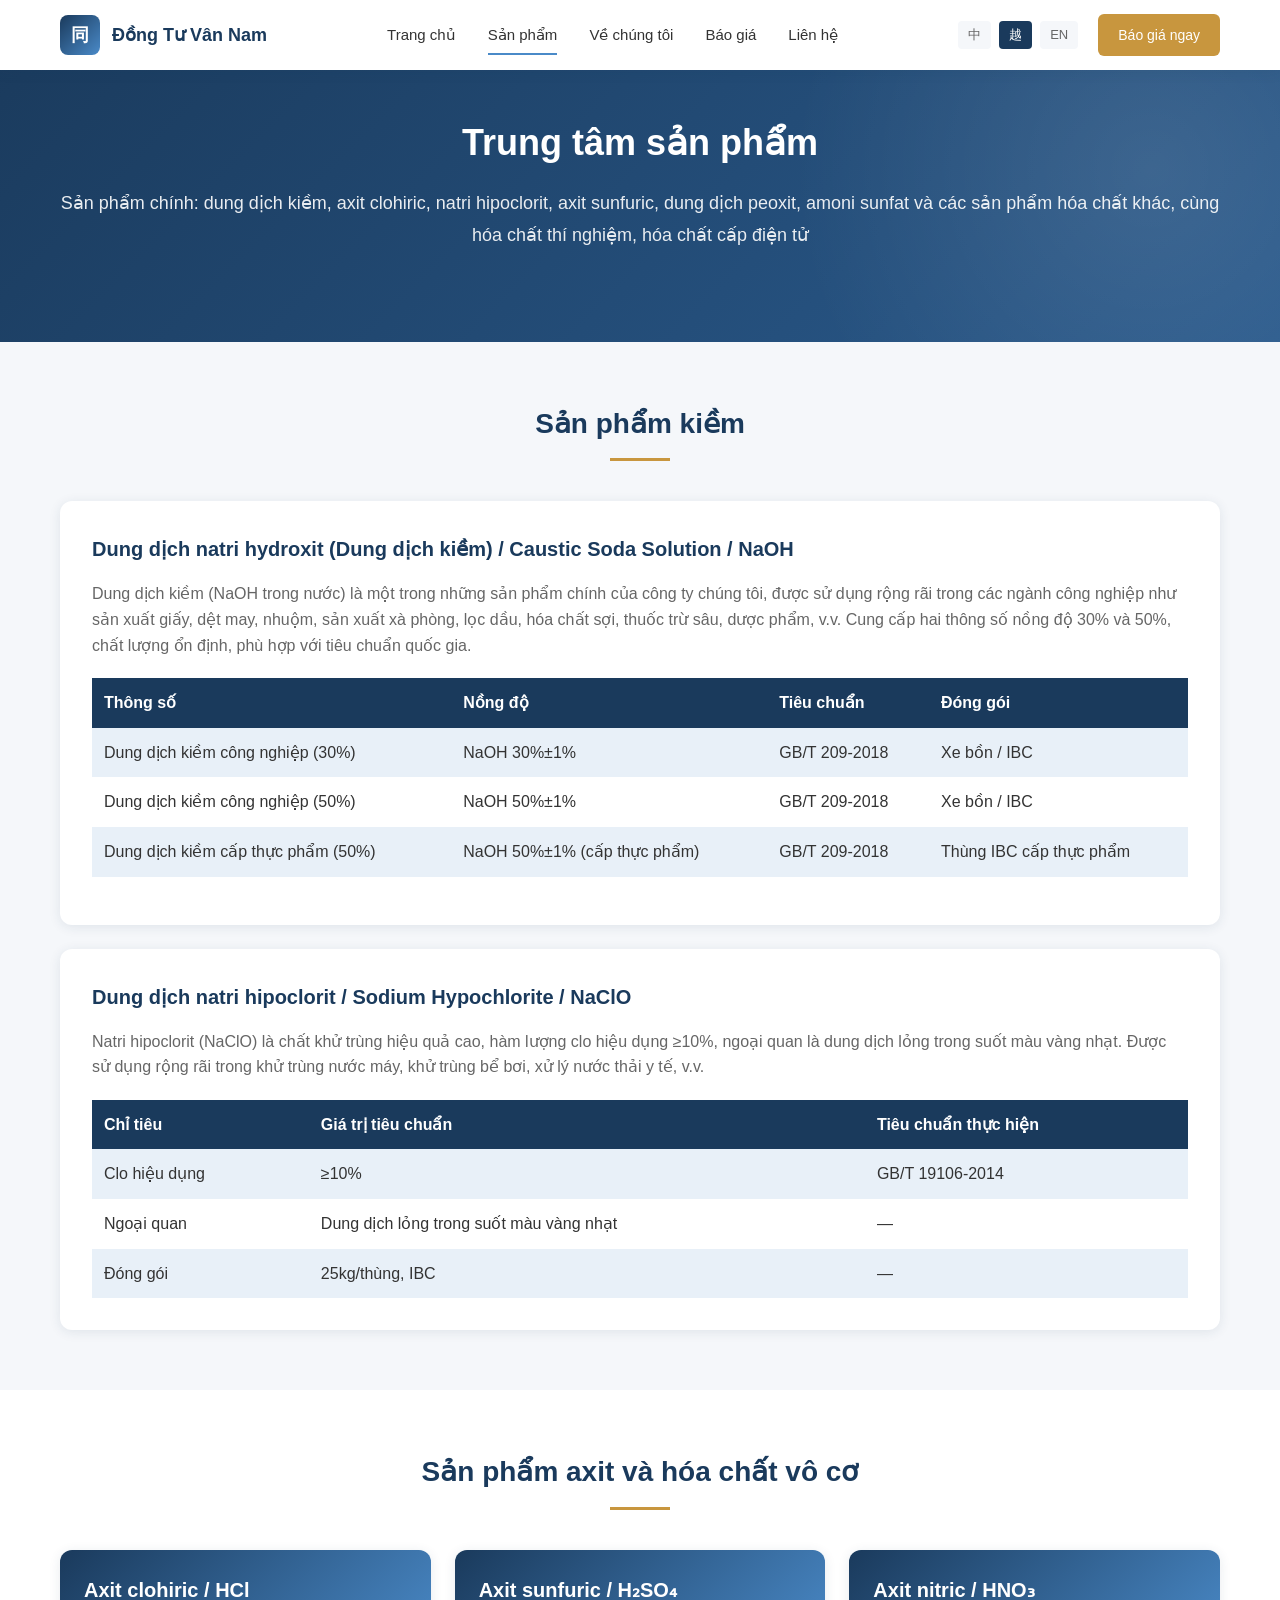
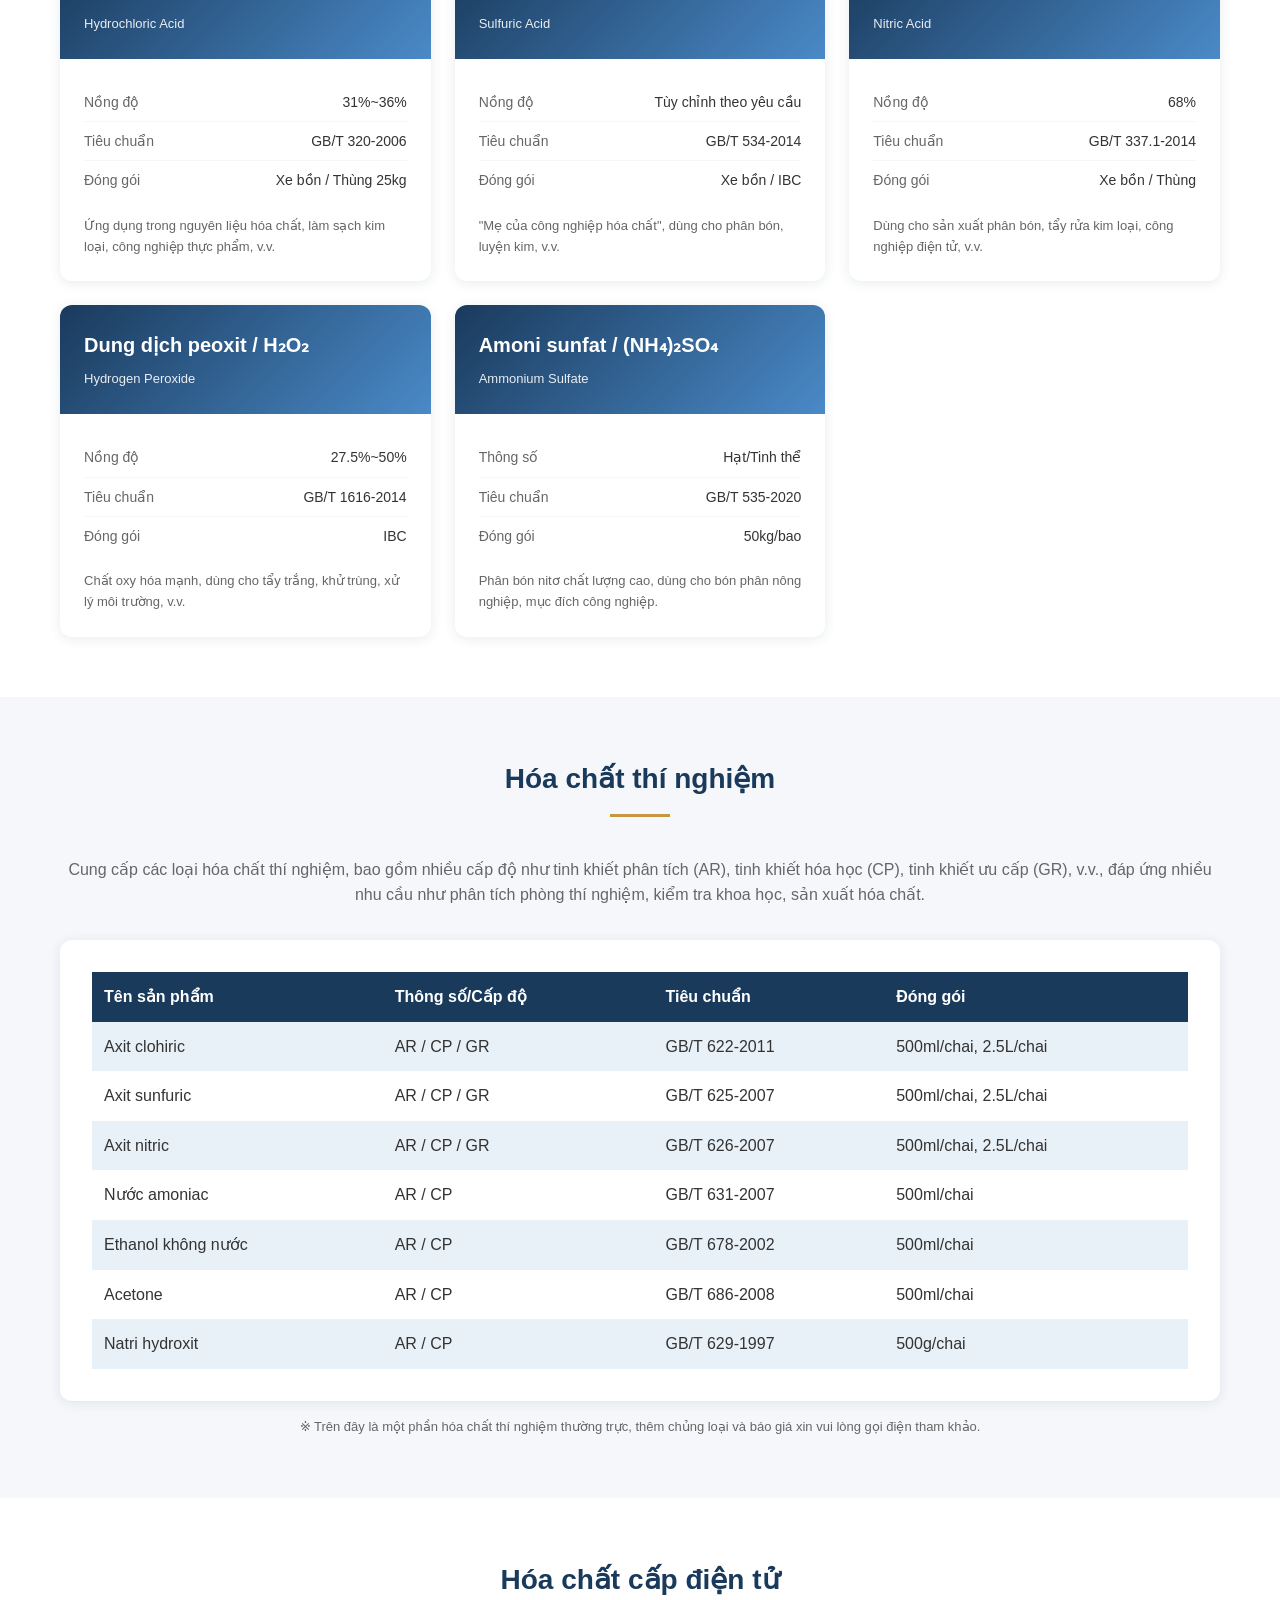
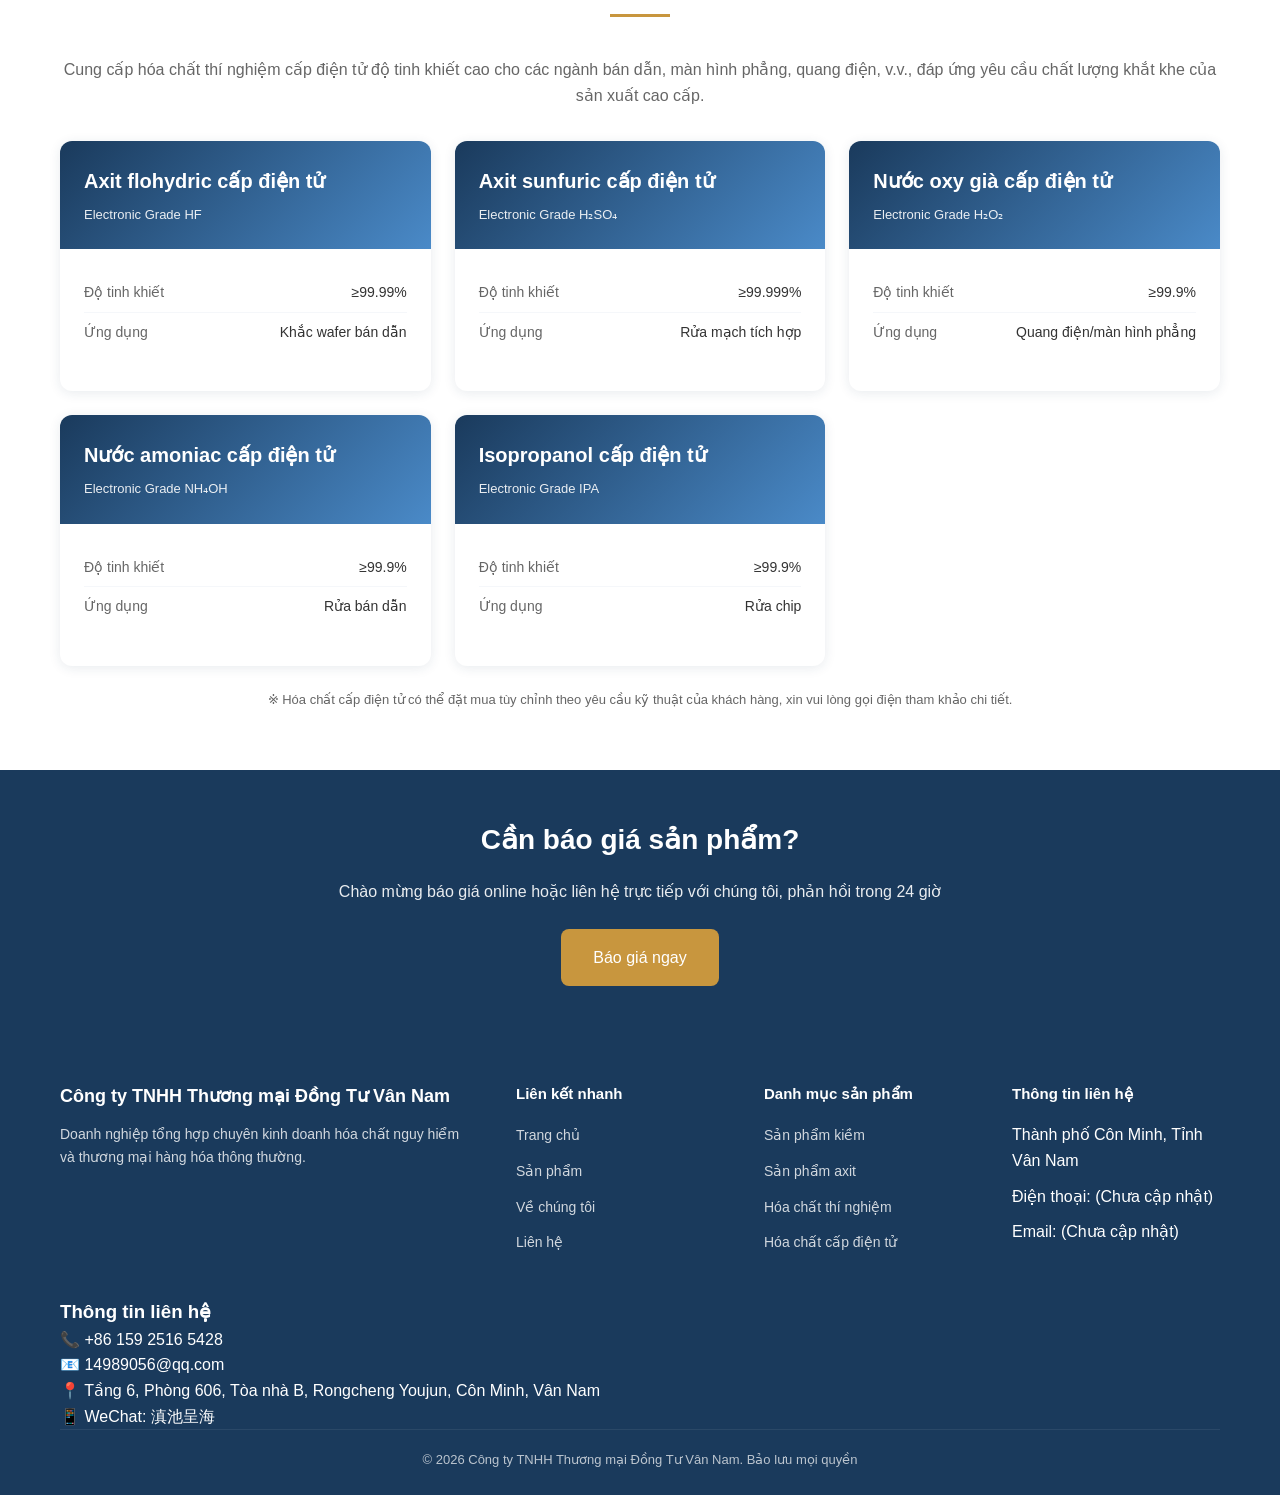
<file: vi/products.html>
<!DOCTYPE html>
<html lang="vi">
<head>
  <meta charset="UTF-8">
  <meta name="viewport" content="width=device-width, initial-scale=1.0">
  <meta name="description" content="Trung tâm sản phẩm Công ty TNHH Thương mại Đồng Tư Vân Nam - Dung dịch kiềm, axit clohiric, natri hipoclorit, axit sunfuric, dung dịch peoxit, amoni sunfat, hóa chất thí nghiệm, hóa chất cấp điện tử">
  <title>Trung tâm sản phẩm - Công ty TNHH Thương mại Đồng Tư Vân Nam</title>
  <link rel="stylesheet" href="../css/style.css">
</head>
<body>

<!-- Thanh điều hướng -->
<nav class="navbar">
  <div class="container">
    <a href="index.html" class="logo">
      <div class="logo-icon">同</div>
      <span class="logo-text">Đồng Tư Vân Nam</span>
    </a>
    <div class="nav-menu">
      <a href="index.html">Trang chủ</a>
      <a href="products.html" class="active">Sản phẩm</a>
      <a href="about.html">Về chúng tôi</a>
      <a href="inquiry.html">Báo giá</a>
      <a href="contact.html">Liên hệ</a>
    </div>
    <div class="nav-right">
      <div class="lang-switch">
        <a href="../zh/products.html">中</a>
        <a href="../vi/products.html" class="active">越</a>
        <a href="../en/products.html">EN</a>
      </div>
      <a href="inquiry.html" class="nav-cta">Báo giá ngay</a>
    </div>
    <div class="mobile-menu-btn" onclick="toggleMenu()">
      <span></span><span></span><span></span>
    </div>
  </div>
</nav>

<!-- Tiêu đề trang -->
<section class="hero" style="padding:120px 0 60px;">
  <div class="container">
    <h1 style="font-size:36px; text-align:center;">Trung tâm sản phẩm</h1>
    <p style="text-align:center; margin-top:16px; opacity:0.9;">Sản phẩm chính: dung dịch kiềm, axit clohiric, natri hipoclorit, axit sunfuric, dung dịch peoxit, amoni sunfat và các sản phẩm hóa chất khác, cùng hóa chất thí nghiệm, hóa chất cấp điện tử</p>
  </div>
</section>

<!-- Sản phẩm kiềm -->
<section id="lye" class="section" style="background:var(--bg-light);">
  <div class="container">
    <h2 class="section-title">Sản phẩm kiềm</h2>

    <div style="background:var(--white); border-radius:12px; padding:32px; margin-bottom:24px; box-shadow:var(--shadow);">
      <h3 style="color:var(--primary); font-size:20px; margin-bottom:16px;">Dung dịch natri hydroxit (Dung dịch kiềm) / Caustic Soda Solution / NaOH</h3>
      <p style="color:var(--text-mid); margin-bottom:20px;">Dung dịch kiềm (NaOH trong nước) là một trong những sản phẩm chính của công ty chúng tôi, được sử dụng rộng rãi trong các ngành công nghiệp như sản xuất giấy, dệt may, nhuộm, sản xuất xà phòng, lọc dầu, hóa chất sợi, thuốc trừ sâu, dược phẩm, v.v. Cung cấp hai thông số nồng độ 30% và 50%, chất lượng ổn định, phù hợp với tiêu chuẩn quốc gia.</p>
      <table style="width:100%; border-collapse:collapse; margin-bottom:16px;">
        <thead>
          <tr style="background:var(--primary); color:var(--white);">
            <th style="padding:12px; text-align:left;">Thông số</th>
            <th style="padding:12px; text-align:left;">Nồng độ</th>
            <th style="padding:12px; text-align:left;">Tiêu chuẩn</th>
            <th style="padding:12px; text-align:left;">Đóng gói</th>
          </tr>
        </thead>
        <tbody>
          <tr style="background:var(--bg-blue);">
            <td style="padding:12px;">Dung dịch kiềm công nghiệp (30%)</td>
            <td style="padding:12px;">NaOH 30%±1%</td>
            <td style="padding:12px;">GB/T 209-2018</td>
            <td style="padding:12px;">Xe bồn / IBC</td>
          </tr>
          <tr>
            <td style="padding:12px;">Dung dịch kiềm công nghiệp (50%)</td>
            <td style="padding:12px;">NaOH 50%±1%</td>
            <td style="padding:12px;">GB/T 209-2018</td>
            <td style="padding:12px;">Xe bồn / IBC</td>
          </tr>
          <tr style="background:var(--bg-blue);">
            <td style="padding:12px;">Dung dịch kiềm cấp thực phẩm (50%)</td>
            <td style="padding:12px;">NaOH 50%±1% (cấp thực phẩm)</td>
            <td style="padding:12px;">GB/T 209-2018</td>
            <td style="padding:12px;">Thùng IBC cấp thực phẩm</td>
          </tr>
        </tbody>
      </table>
    </div>

    <div style="background:var(--white); border-radius:12px; padding:32px; box-shadow:var(--shadow);">
      <h3 id="hypochlorite" style="color:var(--primary); font-size:20px; margin-bottom:16px;">Dung dịch natri hipoclorit / Sodium Hypochlorite / NaClO</h3>
      <p style="color:var(--text-mid); margin-bottom:20px;">Natri hipoclorit (NaClO) là chất khử trùng hiệu quả cao, hàm lượng clo hiệu dụng ≥10%, ngoại quan là dung dịch lỏng trong suốt màu vàng nhạt. Được sử dụng rộng rãi trong khử trùng nước máy, khử trùng bể bơi, xử lý nước thải y tế, v.v.</p>
      <table style="width:100%; border-collapse:collapse;">
        <thead>
          <tr style="background:var(--primary); color:var(--white);">
            <th style="padding:12px; text-align:left;">Chỉ tiêu</th>
            <th style="padding:12px; text-align:left;">Giá trị tiêu chuẩn</th>
            <th style="padding:12px; text-align:left;">Tiêu chuẩn thực hiện</th>
          </tr>
        </thead>
        <tbody>
          <tr style="background:var(--bg-blue);">
            <td style="padding:12px;">Clo hiệu dụng</td>
            <td style="padding:12px;">≥10%</td>
            <td style="padding:12px;">GB/T 19106-2014</td>
          </tr>
          <tr>
            <td style="padding:12px;">Ngoại quan</td>
            <td style="padding:12px;">Dung dịch lỏng trong suốt màu vàng nhạt</td>
            <td style="padding:12px;">—</td>
          </tr>
          <tr style="background:var(--bg-blue);">
            <td style="padding:12px;">Đóng gói</td>
            <td style="padding:12px;">25kg/thùng, IBC</td>
            <td style="padding:12px;">—</td>
          </tr>
        </tbody>
      </table>
    </div>
  </div>
</section>

<!-- Sản phẩm axit và hóa chất vô cơ -->
<section id="acid" class="section">
  <div class="container">
    <h2 class="section-title">Sản phẩm axit và hóa chất vô cơ</h2>

    <div class="product-grid">
      <div class="product-card">
        <div class="product-header">
          <h3>Axit clohiric / HCl</h3>
          <p>Hydrochloric Acid</p>
        </div>
        <div class="product-body">
          <ul class="product-specs">
            <li><span class="label">Nồng độ</span><span class="value">31%~36%</span></li>
            <li><span class="label">Tiêu chuẩn</span><span class="value">GB/T 320-2006</span></li>
            <li><span class="label">Đóng gói</span><span class="value">Xe bồn / Thùng 25kg</span></li>
          </ul>
          <p style="font-size:13px; color:var(--text-mid); margin-top:12px;">Ứng dụng trong nguyên liệu hóa chất, làm sạch kim loại, công nghiệp thực phẩm, v.v.</p>
        </div>
      </div>

      <div class="product-card">
        <div class="product-header">
          <h3>Axit sunfuric / H₂SO₄</h3>
          <p>Sulfuric Acid</p>
        </div>
        <div class="product-body">
          <ul class="product-specs">
            <li><span class="label">Nồng độ</span><span class="value">Tùy chỉnh theo yêu cầu</span></li>
            <li><span class="label">Tiêu chuẩn</span><span class="value">GB/T 534-2014</span></li>
            <li><span class="label">Đóng gói</span><span class="value">Xe bồn / IBC</span></li>
          </ul>
          <p style="font-size:13px; color:var(--text-mid); margin-top:12px;">"Mẹ của công nghiệp hóa chất", dùng cho phân bón, luyện kim, v.v.</p>
        </div>
      </div>

      <div class="product-card">
        <div class="product-header">
          <h3>Axit nitric / HNO₃</h3>
          <p>Nitric Acid</p>
        </div>
        <div class="product-body">
          <ul class="product-specs">
            <li><span class="label">Nồng độ</span><span class="value">68%</span></li>
            <li><span class="label">Tiêu chuẩn</span><span class="value">GB/T 337.1-2014</span></li>
            <li><span class="label">Đóng gói</span><span class="value">Xe bồn / Thùng</span></li>
          </ul>
          <p style="font-size:13px; color:var(--text-mid); margin-top:12px;">Dùng cho sản xuất phân bón, tẩy rửa kim loại, công nghiệp điện tử, v.v.</p>
        </div>
      </div>

      <div class="product-card">
        <div class="product-header">
          <h3>Dung dịch peoxit / H₂O₂</h3>
          <p>Hydrogen Peroxide</p>
        </div>
        <div class="product-body">
          <ul class="product-specs">
            <li><span class="label">Nồng độ</span><span class="value">27.5%~50%</span></li>
            <li><span class="label">Tiêu chuẩn</span><span class="value">GB/T 1616-2014</span></li>
            <li><span class="label">Đóng gói</span><span class="value">IBC</span></li>
          </ul>
          <p style="font-size:13px; color:var(--text-mid); margin-top:12px;">Chất oxy hóa mạnh, dùng cho tẩy trắng, khử trùng, xử lý môi trường, v.v.</p>
        </div>
      </div>

      <div class="product-card">
        <div class="product-header">
          <h3>Amoni sunfat / (NH₄)₂SO₄</h3>
          <p>Ammonium Sulfate</p>
        </div>
        <div class="product-body">
          <ul class="product-specs">
            <li><span class="label">Thông số</span><span class="value">Hạt/Tinh thể</span></li>
            <li><span class="label">Tiêu chuẩn</span><span class="value">GB/T 535-2020</span></li>
            <li><span class="label">Đóng gói</span><span class="value">50kg/bao</span></li>
          </ul>
          <p style="font-size:13px; color:var(--text-mid); margin-top:12px;">Phân bón nitơ chất lượng cao, dùng cho bón phân nông nghiệp, mục đích công nghiệp.</p>
        </div>
      </div>
    </div>
  </div>
</section>

<!-- Hóa chất thí nghiệm -->
<section id="reagent" class="section" style="background:var(--bg-light);">
  <div class="container">
    <h2 class="section-title">Hóa chất thí nghiệm</h2>
    <p style="text-align:center; color:var(--text-mid); margin-bottom:32px;">Cung cấp các loại hóa chất thí nghiệm, bao gồm nhiều cấp độ như tinh khiết phân tích (AR), tinh khiết hóa học (CP), tinh khiết ưu cấp (GR), v.v., đáp ứng nhiều nhu cầu như phân tích phòng thí nghiệm, kiểm tra khoa học, sản xuất hóa chất.</p>

    <div style="background:var(--white); border-radius:12px; padding:32px; box-shadow:var(--shadow); overflow-x:auto;">
      <table style="width:100%; border-collapse:collapse; min-width:600px;">
        <thead>
          <tr style="background:var(--primary); color:var(--white);">
            <th style="padding:12px; text-align:left;">Tên sản phẩm</th>
            <th style="padding:12px; text-align:left;">Thông số/Cấp độ</th>
            <th style="padding:12px; text-align:left;">Tiêu chuẩn</th>
            <th style="padding:12px; text-align:left;">Đóng gói</th>
          </tr>
        </thead>
        <tbody>
          <tr style="background:var(--bg-blue);"><td style="padding:12px;">Axit clohiric</td><td style="padding:12px;">AR / CP / GR</td><td style="padding:12px;">GB/T 622-2011</td><td style="padding:12px;">500ml/chai, 2.5L/chai</td></tr>
          <tr><td style="padding:12px;">Axit sunfuric</td><td style="padding:12px;">AR / CP / GR</td><td style="padding:12px;">GB/T 625-2007</td><td style="padding:12px;">500ml/chai, 2.5L/chai</td></tr>
          <tr style="background:var(--bg-blue);"><td style="padding:12px;">Axit nitric</td><td style="padding:12px;">AR / CP / GR</td><td style="padding:12px;">GB/T 626-2007</td><td style="padding:12px;">500ml/chai, 2.5L/chai</td></tr>
          <tr><td style="padding:12px;">Nước amoniac</td><td style="padding:12px;">AR / CP</td><td style="padding:12px;">GB/T 631-2007</td><td style="padding:12px;">500ml/chai</td></tr>
          <tr style="background:var(--bg-blue);"><td style="padding:12px;">Ethanol không nước</td><td style="padding:12px;">AR / CP</td><td style="padding:12px;">GB/T 678-2002</td><td style="padding:12px;">500ml/chai</td></tr>
          <tr><td style="padding:12px;">Acetone</td><td style="padding:12px;">AR / CP</td><td style="padding:12px;">GB/T 686-2008</td><td style="padding:12px;">500ml/chai</td></tr>
          <tr style="background:var(--bg-blue);"><td style="padding:12px;">Natri hydroxit</td><td style="padding:12px;">AR / CP</td><td style="padding:12px;">GB/T 629-1997</td><td style="padding:12px;">500g/chai</td></tr>
        </tbody>
      </table>
    </div>
    <p style="text-align:center; font-size:13px; color:var(--text-mid); margin-top:16px;">※ Trên đây là một phần hóa chất thí nghiệm thường trực, thêm chủng loại và báo giá xin vui lòng gọi điện tham khảo.</p>
  </div>
</section>

<!-- Hóa chất cấp điện tử -->
<section id="electronic" class="section">
  <div class="container">
    <h2 class="section-title">Hóa chất cấp điện tử</h2>
    <p style="text-align:center; color:var(--text-mid); margin-bottom:32px;">Cung cấp hóa chất thí nghiệm cấp điện tử độ tinh khiết cao cho các ngành bán dẫn, màn hình phẳng, quang điện, v.v., đáp ứng yêu cầu chất lượng khắt khe của sản xuất cao cấp.</p>

    <div class="product-grid">
      <div class="product-card">
        <div class="product-header">
          <h3>Axit flohydric cấp điện tử</h3>
          <p>Electronic Grade HF</p>
        </div>
        <div class="product-body">
          <ul class="product-specs">
            <li><span class="label">Độ tinh khiết</span><span class="value">≥99.99%</span></li>
            <li><span class="label">Ứng dụng</span><span class="value">Khắc wafer bán dẫn</span></li>
          </ul>
        </div>
      </div>

      <div class="product-card">
        <div class="product-header">
          <h3>Axit sunfuric cấp điện tử</h3>
          <p>Electronic Grade H₂SO₄</p>
        </div>
        <div class="product-body">
          <ul class="product-specs">
            <li><span class="label">Độ tinh khiết</span><span class="value">≥99.999%</span></li>
            <li><span class="label">Ứng dụng</span><span class="value">Rửa mạch tích hợp</span></li>
          </ul>
        </div>
      </div>

      <div class="product-card">
        <div class="product-header">
          <h3>Nước oxy già cấp điện tử</h3>
          <p>Electronic Grade H₂O₂</p>
        </div>
        <div class="product-body">
          <ul class="product-specs">
            <li><span class="label">Độ tinh khiết</span><span class="value">≥99.9%</span></li>
            <li><span class="label">Ứng dụng</span><span class="value">Quang điện/màn hình phẳng</span></li>
          </ul>
        </div>
      </div>

      <div class="product-card">
        <div class="product-header">
          <h3>Nước amoniac cấp điện tử</h3>
          <p>Electronic Grade NH₄OH</p>
        </div>
        <div class="product-body">
          <ul class="product-specs">
            <li><span class="label">Độ tinh khiết</span><span class="value">≥99.9%</span></li>
            <li><span class="label">Ứng dụng</span><span class="value">Rửa bán dẫn</span></li>
          </ul>
        </div>
      </div>

      <div class="product-card">
        <div class="product-header">
          <h3>Isopropanol cấp điện tử</h3>
          <p>Electronic Grade IPA</p>
        </div>
        <div class="product-body">
          <ul class="product-specs">
            <li><span class="label">Độ tinh khiết</span><span class="value">≥99.9%</span></li>
            <li><span class="label">Ứng dụng</span><span class="value">Rửa chip</span></li>
          </ul>
        </div>
      </div>
    </div>

    <p style="text-align:center; font-size:13px; color:var(--text-mid); margin-top:24px;">※ Hóa chất cấp điện tử có thể đặt mua tùy chỉnh theo yêu cầu kỹ thuật của khách hàng, xin vui lòng gọi điện tham khảo chi tiết.</p>
  </div>
</section>

<!-- CTA -->
<section style="background:var(--primary); padding:48px 0; text-align:center;">
  <div class="container">
    <h2 style="color:var(--white); font-size:28px; margin-bottom:16px;">Cần báo giá sản phẩm?</h2>
    <p style="color:var(--white); opacity:0.9; margin-bottom:24px;">Chào mừng báo giá online hoặc liên hệ trực tiếp với chúng tôi, phản hồi trong 24 giờ</p>
    <a href="inquiry.html" class="btn btn-primary" style="font-size:16px; padding:16px 32px;">Báo giá ngay</a>
  </div>
</section>

<!-- Footer -->
<footer class="footer">
  <div class="container">
    <div class="footer-grid">
      <div class="footer-brand">
        <h3>Công ty TNHH Thương mại Đồng Tư Vân Nam</h3>
        <p>Doanh nghiệp tổng hợp chuyên kinh doanh hóa chất nguy hiểm và thương mại hàng hóa thông thường.</p>
      </div>
      <div class="footer-links">
        <h4>Liên kết nhanh</h4>
        <ul>
          <li><a href="index.html">Trang chủ</a></li>
          <li><a href="products.html">Sản phẩm</a></li>
          <li><a href="about.html">Về chúng tôi</a></li>
          <li><a href="contact.html">Liên hệ</a></li>
        </ul>
      </div>
      <div class="footer-links">
        <h4>Danh mục sản phẩm</h4>
        <ul>
          <li><a href="#lye">Sản phẩm kiềm</a></li>
          <li><a href="#acid">Sản phẩm axit</a></li>
          <li><a href="#reagent">Hóa chất thí nghiệm</a></li>
          <li><a href="#electronic">Hóa chất cấp điện tử</a></li>
        </ul>
      </div>
      <div class="footer-links">
        <h4>Thông tin liên hệ</h4>
        <ul>
          <li>Thành phố Côn Minh, Tỉnh Vân Nam</li>
          <li>Điện thoại: (Chưa cập nhật)</li>
          <li>Email: (Chưa cập nhật)</li>
        </ul>
      </div>
    </div>
      <div class="footer-section">
        <h3>Thông tin liên hệ</h3>
        <p>📞 +86 159 2516 5428</p>
        <p>📧 14989056@qq.com</p>
        <p>📍 Tầng 6, Phòng 606, Tòa nhà B, Rongcheng Youjun, Côn Minh, Vân Nam</p>
        <p>📱 WeChat: 滇池呈海</p>
      </div>
    <div class="footer-bottom">
      <p>© 2026 Công ty TNHH Thương mại Đồng Tư Vân Nam. Bảo lưu mọi quyền</p>
    </div>
  </div>
</footer>

<script src="../js/main.js"></script>
</body>
</html>
</file>
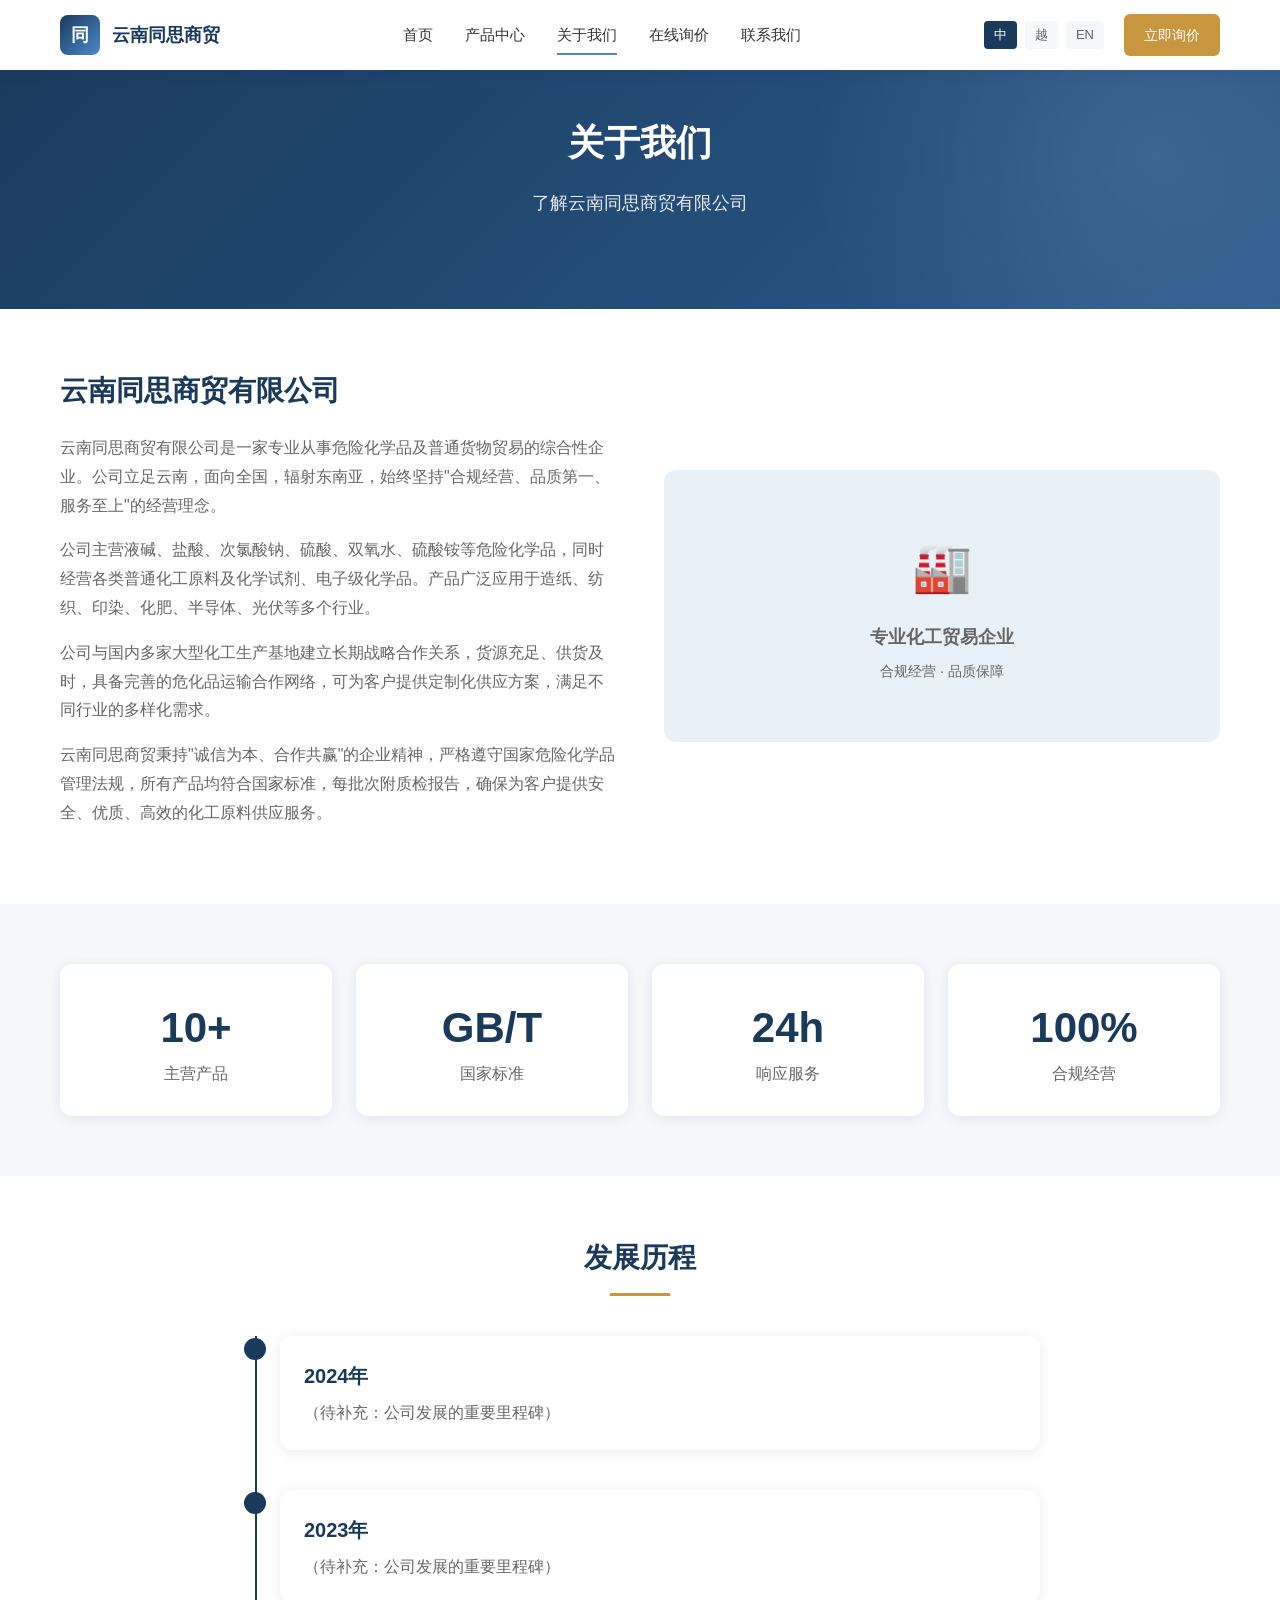
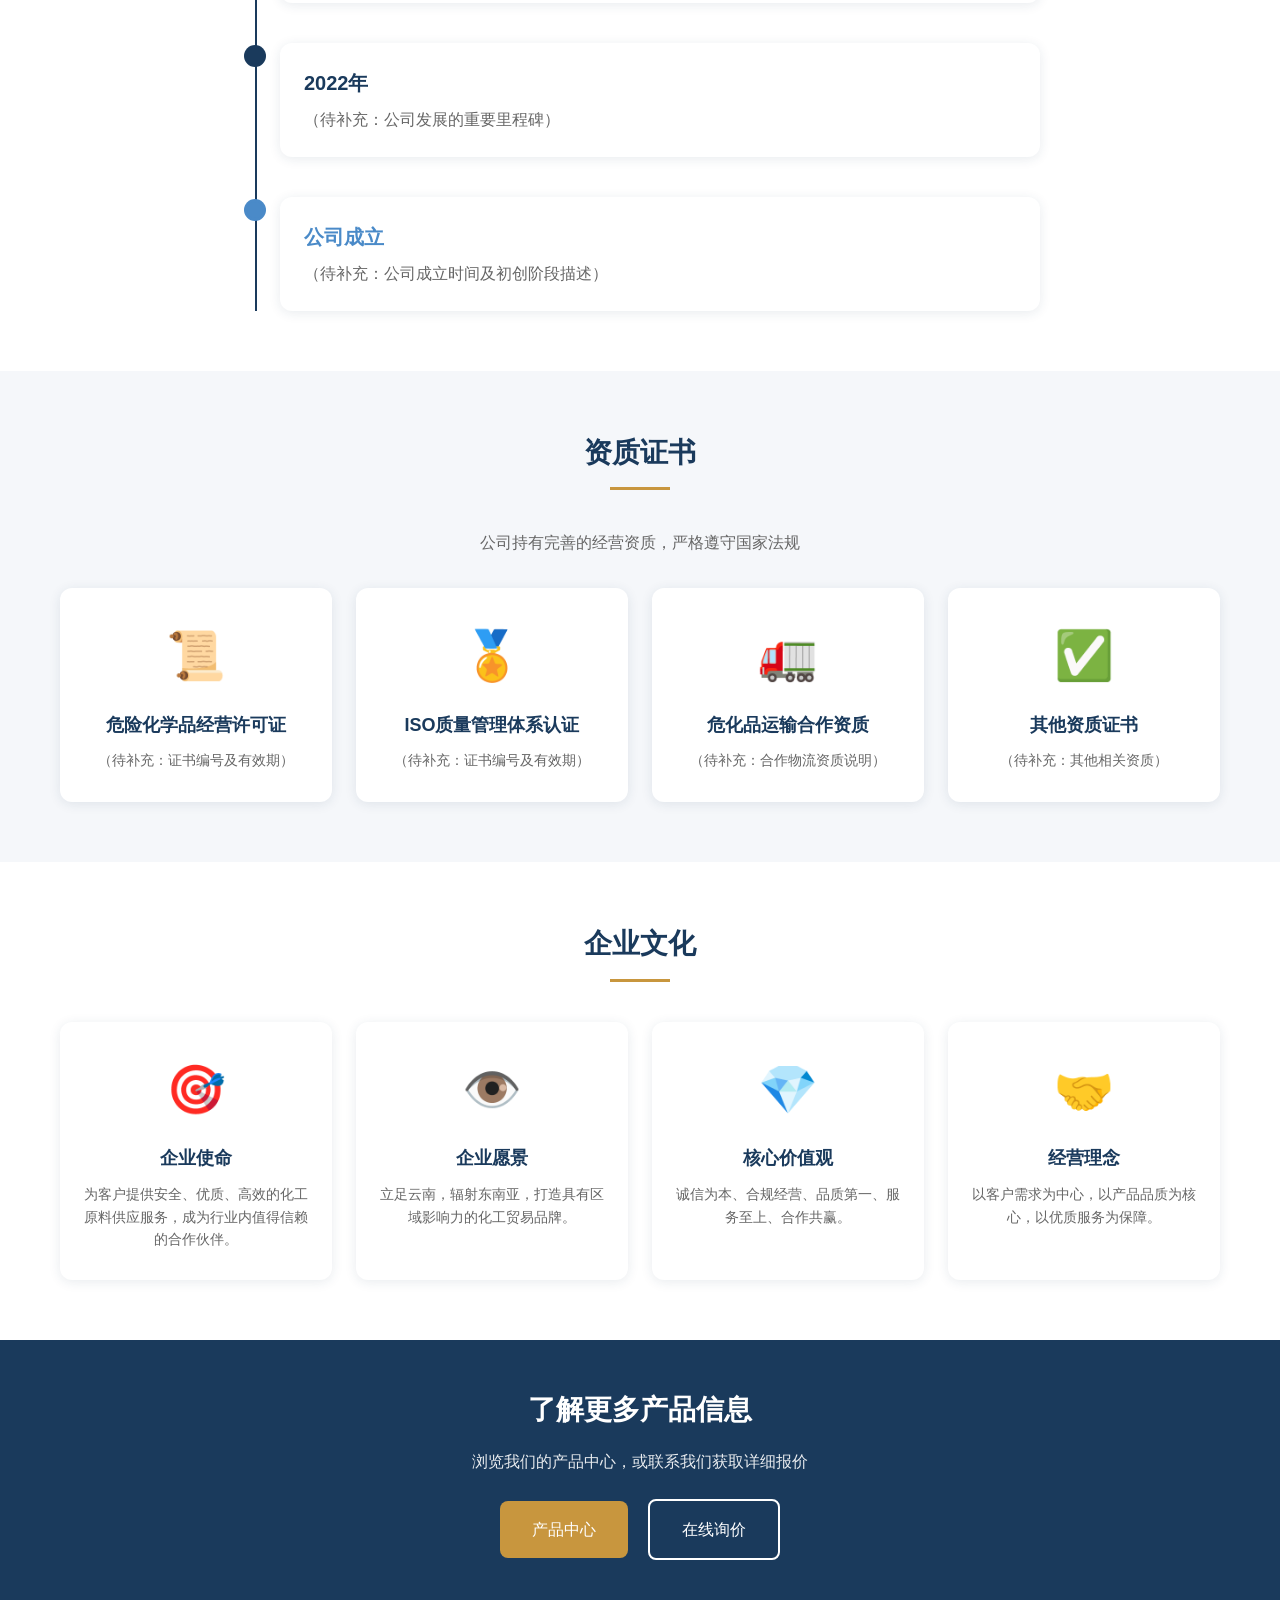
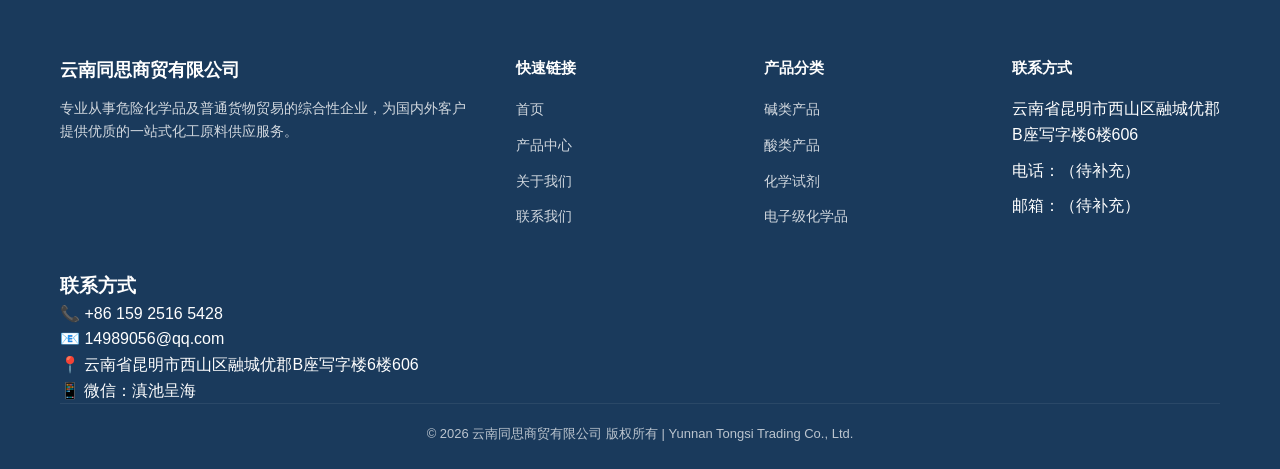
<file: zh/about.html>
<!DOCTYPE html>
<html lang="zh-CN">
<head>
  <meta charset="UTF-8">
  <meta name="viewport" content="width=device-width, initial-scale=1.0">
  <meta name="description" content="云南同思商贸有限公司 - 公司介绍、发展历程、资质证书、企业文化">
  <meta name="keywords" content="云南同思商贸,公司介绍,发展历程,资质证书,企业文化">
  <title>关于我们 - 云南同思商贸有限公司</title>
  <link rel="stylesheet" href="../css/style.css">
</head>
<body>

<!-- 导航栏 -->
<nav class="navbar">
  <div class="container">
    <a href="index.html" class="logo">
      <div class="logo-icon">同</div>
      <span class="logo-text">云南同思商贸</span>
    </a>
    <div class="nav-menu">
      <a href="index.html">首页</a>
      <a href="products.html">产品中心</a>
      <a href="about.html" class="active">关于我们</a>
      <a href="inquiry.html">在线询价</a>
      <a href="contact.html">联系我们</a>
    </div>
    <div class="nav-right">
      <div class="lang-switch">
        <a href="../zh/about.html" class="active">中</a>
        <a href="../vi/about.html">越</a>
        <a href="../en/about.html">EN</a>
      </div>
      <a href="inquiry.html" class="nav-cta">立即询价</a>
    </div>
    <div class="mobile-menu-btn" onclick="toggleMenu()">
      <span></span>
      <span></span>
      <span></span>
    </div>
  </div>
</nav>

<!-- 页面标题 -->
<section class="hero" style="padding:120px 0 60px;">
  <div class="container">
    <h1 style="font-size:36px; text-align:center;">关于我们</h1>
    <p style="text-align:center; margin-top:16px; opacity:0.9;">了解云南同思商贸有限公司</p>
  </div>
</section>

<!-- 公司介绍 -->
<section class="section">
  <div class="container">
    <div class="about-content">
      <div class="about-text">
        <h2 style="font-size:28px; color:var(--primary); margin-bottom:20px;">云南同思商贸有限公司</h2>
        <p style="font-size:16px; line-height:1.8; color:var(--text-mid); margin-bottom:16px;">
          云南同思商贸有限公司是一家专业从事危险化学品及普通货物贸易的综合性企业。公司立足云南，面向全国，辐射东南亚，始终坚持"合规经营、品质第一、服务至上"的经营理念。
        </p>
        <p style="font-size:16px; line-height:1.8; color:var(--text-mid); margin-bottom:16px;">
          公司主营液碱、盐酸、次氯酸钠、硫酸、双氧水、硫酸铵等危险化学品，同时经营各类普通化工原料及化学试剂、电子级化学品。产品广泛应用于造纸、纺织、印染、化肥、半导体、光伏等多个行业。
        </p>
        <p style="font-size:16px; line-height:1.8; color:var(--text-mid); margin-bottom:16px;">
          公司与国内多家大型化工生产基地建立长期战略合作关系，货源充足、供货及时，具备完善的危化品运输合作网络，可为客户提供定制化供应方案，满足不同行业的多样化需求。
        </p>
        <p style="font-size:16px; line-height:1.8; color:var(--text-mid);">
          云南同思商贸秉持"诚信为本、合作共赢"的企业精神，严格遵守国家危险化学品管理法规，所有产品均符合国家标准，每批次附质检报告，确保为客户提供安全、优质、高效的化工原料供应服务。
        </p>
      </div>
      <div class="about-image">
        <div style="background:var(--bg-blue); border-radius:12px; padding:60px; text-align:center; color:var(--text-mid);">
          <div style="font-size:48px; margin-bottom:16px;">🏭</div>
          <p style="font-size:18px; font-weight:600;">专业化工贸易企业</p>
          <p style="font-size:14px; margin-top:8px;">合规经营 · 品质保障</p>
        </div>
      </div>
    </div>
  </div>
</section>

<!-- 核心数据 -->
<section class="section" style="background:var(--bg-light);">
  <div class="container">
    <div class="adv-grid" style="grid-template-columns:repeat(4, 1fr);">
      <div class="adv-card" style="text-align:center;">
        <div class="stat-num" style="font-size:42px; font-weight:700; color:var(--primary);">10+</div>
        <div class="stat-label" style="font-size:16px; color:var(--text-mid);">主营产品</div>
      </div>
      <div class="adv-card" style="text-align:center;">
        <div class="stat-num" style="font-size:42px; font-weight:700; color:var(--primary);">GB/T</div>
        <div class="stat-label" style="font-size:16px; color:var(--text-mid);">国家标准</div>
      </div>
      <div class="adv-card" style="text-align:center;">
        <div class="stat-num" style="font-size:42px; font-weight:700; color:var(--primary);">24h</div>
        <div class="stat-label" style="font-size:16px; color:var(--text-mid);">响应服务</div>
      </div>
      <div class="adv-card" style="text-align:center;">
        <div class="stat-num" style="font-size:42px; font-weight:700; color:var(--primary);">100%</div>
        <div class="stat-label" style="font-size:16px; color:var(--text-mid);">合规经营</div>
      </div>
    </div>
  </div>
</section>

<!-- 发展历程 -->
<section class="section">
  <div class="container">
    <h2 class="section-title">发展历程</h2>
    <div style="max-width:800px; margin:0 auto;">
      <div style="position:relative; padding-left:40px;">
        <!-- 时间线 -->
        <div style="position:absolute; left:15px; top:0; bottom:0; width:2px; background:var(--primary);"></div>

        <!-- 2024 -->
        <div style="position:relative; margin-bottom:40px;">
          <div style="position:absolute; left:-33px; top:5px; width:16px; height:16px; border-radius:50%; background:var(--primary); border:3px solid:var(--white); box-shadow:0 0 0 3px var(--primary);"></div>
          <div style="background:var(--white); border-radius:12px; padding:24px; box-shadow:var(--shadow);">
            <h3 style="color:var(--primary); font-size:20px; margin-bottom:8px;">2024年</h3>
            <p style="color:var(--text-mid); line-height:1.6;">（待补充：公司发展的重要里程碑）</p>
          </div>
        </div>

        <!-- 2023 -->
        <div style="position:relative; margin-bottom:40px;">
          <div style="position:absolute; left:-33px; top:5px; width:16px; height:16px; border-radius:50%; background:var(--primary); border:3px solid:var(--white); box-shadow:0 0 0 3px var(--primary);"></div>
          <div style="background:var(--white); border-radius:12px; padding:24px; box-shadow:var(--shadow);">
            <h3 style="color:var(--primary); font-size:20px; margin-bottom:8px;">2023年</h3>
            <p style="color:var(--text-mid); line-height:1.6;">（待补充：公司发展的重要里程碑）</p>
          </div>
        </div>

        <!-- 2022 -->
        <div style="position:relative; margin-bottom:40px;">
          <div style="position:absolute; left:-33px; top:5px; width:16px; height:16px; border-radius:50%; background:var(--primary); border:3px solid:var(--white); box-shadow:0 0 0 3px var(--primary);"></div>
          <div style="background:var(--white); border-radius:12px; padding:24px; box-shadow:var(--shadow);">
            <h3 style="color:var(--primary); font-size:20px; margin-bottom:8px;">2022年</h3>
            <p style="color:var(--text-mid); line-height:1.6;">（待补充：公司发展的重要里程碑）</p>
          </div>
        </div>

        <!-- 成立 -->
        <div style="position:relative;">
          <div style="position:absolute; left:-33px; top:5px; width:16px; height:16px; border-radius:50%; background:var(--accent); border:3px solid:var(--white); box-shadow:0 0 0 3px var(--accent);"></div>
          <div style="background:var(--white); border-radius:12px; padding:24px; box-shadow:var(--shadow);">
            <h3 style="color:var(--accent); font-size:20px; margin-bottom:8px;">公司成立</h3>
            <p style="color:var(--text-mid); line-height:1.6;">（待补充：公司成立时间及初创阶段描述）</p>
          </div>
        </div>
      </div>
    </div>
  </div>
</section>

<!-- 资质证书 -->
<section class="section" style="background:var(--bg-light);">
  <div class="container">
    <h2 class="section-title">资质证书</h2>
    <p style="text-align:center; color:var(--text-mid); margin-bottom:32px;">公司持有完善的经营资质，严格遵守国家法规</p>
    <div class="adv-grid">
      <div class="adv-card" style="text-align:center;">
        <div style="font-size:48px; margin-bottom:16px;">📜</div>
        <h3>危险化学品经营许可证</h3>
        <p>（待补充：证书编号及有效期）</p>
      </div>
      <div class="adv-card" style="text-align:center;">
        <div style="font-size:48px; margin-bottom:16px;">🏅</div>
        <h3>ISO质量管理体系认证</h3>
        <p>（待补充：证书编号及有效期）</p>
      </div>
      <div class="adv-card" style="text-align:center;">
        <div style="font-size:48px; margin-bottom:16px;">🚛</div>
        <h3>危化品运输合作资质</h3>
        <p>（待补充：合作物流资质说明）</p>
      </div>
      <div class="adv-card" style="text-align:center;">
        <div style="font-size:48px; margin-bottom:16px;">✅</div>
        <h3>其他资质证书</h3>
        <p>（待补充：其他相关资质）</p>
      </div>
    </div>
  </div>
</section>

<!-- 企业文化 -->
<section class="section">
  <div class="container">
    <h2 class="section-title">企业文化</h2>
    <div class="adv-grid">
      <div class="adv-card" style="text-align:center;">
        <div style="font-size:48px; margin-bottom:16px;">🎯</div>
        <h3>企业使命</h3>
        <p>为客户提供安全、优质、高效的化工原料供应服务，成为行业内值得信赖的合作伙伴。</p>
      </div>
      <div class="adv-card" style="text-align:center;">
        <div style="font-size:48px; margin-bottom:16px;">👁️</div>
        <h3>企业愿景</h3>
        <p>立足云南，辐射东南亚，打造具有区域影响力的化工贸易品牌。</p>
      </div>
      <div class="adv-card" style="text-align:center;">
        <div style="font-size:48px; margin-bottom:16px;">💎</div>
        <h3>核心价值观</h3>
        <p>诚信为本、合规经营、品质第一、服务至上、合作共赢。</p>
      </div>
      <div class="adv-card" style="text-align:center;">
        <div style="font-size:48px; margin-bottom:16px;">🤝</div>
        <h3>经营理念</h3>
        <p>以客户需求为中心，以产品品质为核心，以优质服务为保障。</p>
      </div>
    </div>
  </div>
</section>

<!-- CTA -->
<section style="background:var(--primary); padding:48px 0; text-align:center;">
  <div class="container">
    <h2 style="color:var(--white); font-size:28px; margin-bottom:16px;">了解更多产品信息</h2>
    <p style="color:var(--white); opacity:0.9; margin-bottom:24px;">浏览我们的产品中心，或联系我们获取详细报价</p>
    <a href="products.html" class="btn btn-primary" style="font-size:16px; padding:16px 32px; margin-right:16px;">产品中心</a>
    <a href="inquiry.html" class="btn btn-outline" style="font-size:16px; padding:16px 32px;">在线询价</a>
  </div>
</section>

<!-- Footer -->
<footer class="footer">
  <div class="container">
    <div class="footer-grid">
      <div class="footer-brand">
        <h3>云南同思商贸有限公司</h3>
        <p>专业从事危险化学品及普通货物贸易的综合性企业，为国内外客户提供优质的一站式化工原料供应服务。</p>
      </div>
      <div class="footer-links">
        <h4>快速链接</h4>
        <ul>
          <li><a href="index.html">首页</a></li>
          <li><a href="products.html">产品中心</a></li>
          <li><a href="about.html">关于我们</a></li>
          <li><a href="contact.html">联系我们</a></li>
        </ul>
      </div>
      <div class="footer-links">
        <h4>产品分类</h4>
        <ul>
          <li><a href="products.html#lye">碱类产品</a></li>
          <li><a href="products.html#acid">酸类产品</a></li>
          <li><a href="products.html#reagent">化学试剂</a></li>
          <li><a href="products.html#electronic">电子级化学品</a></li>
        </ul>
      </div>
      <div class="footer-links">
        <h4>联系方式</h4>
        <ul>
          <li>云南省昆明市西山区融城优郡B座写字楼6楼606</li>
          <li>电话：（待补充）</li>
          <li>邮箱：（待补充）</li>
        </ul>
      </div>
    </div>
      <div class="footer-section">
        <h3>联系方式</h3>
        <p>📞 +86 159 2516 5428</p>
        <p>📧 14989056@qq.com</p>
        <p>📍 云南省昆明市西山区融城优郡B座写字楼6楼606</p>
        <p>📱 微信：滇池呈海</p>
      </div>
    <div class="footer-bottom">
      <p>© 2026 云南同思商贸有限公司 版权所有 | Yunnan Tongsi Trading Co., Ltd.</p>
    </div>
  </div>
</footer>

<script src="../js/main.js"></script>
</body>
</html>
</file>
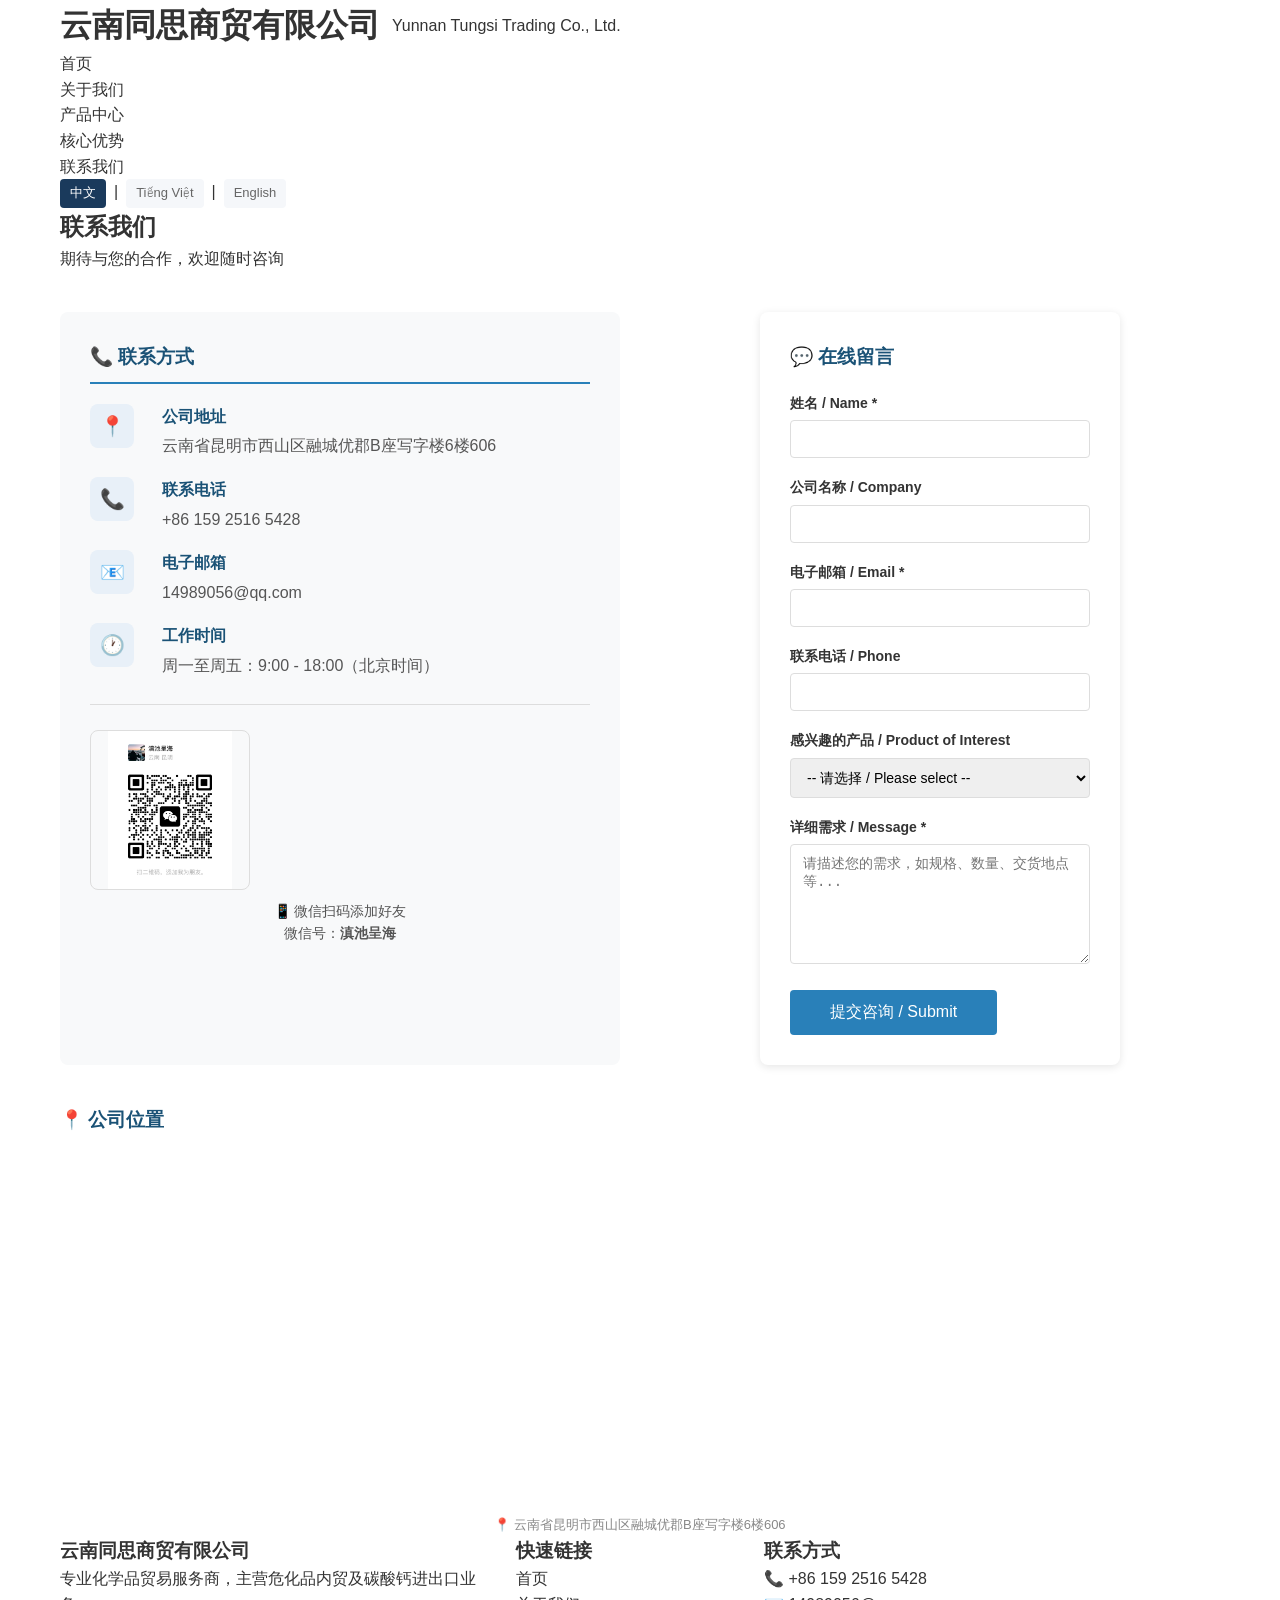
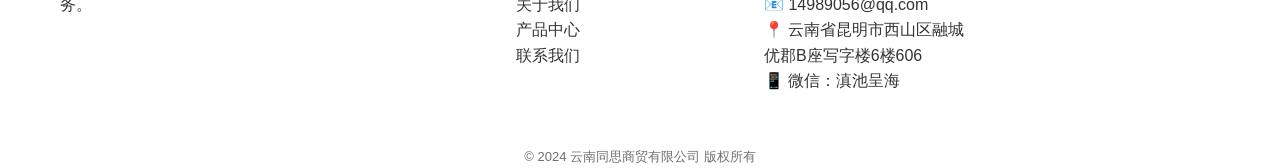
<file: zh/contact.html>
<!DOCTYPE html>
<html lang="zh-CN">
<head>
    <meta charset="UTF-8">
    <meta name="viewport" content="width=device-width, initial-scale=1.0">
    <title>联系我们 - 云南同思商贸有限公司</title>
    <link rel="stylesheet" href="../css/style.css">
    <style>
        .contact-grid {
            display: grid;
            grid-template-columns: 1fr 1fr;
            gap: 40px;
            margin-top: 40px;
        }
        .contact-info-box {
            background: #f8f9fa;
            padding: 30px;
            border-radius: 8px;
        }
        .contact-info-box h3 {
            color: #1a5276;
            margin-bottom: 20px;
            border-bottom: 2px solid #2980b9;
            padding-bottom: 10px;
        }
        .contact-item {
            display: flex;
            align-items: flex-start;
            margin-bottom: 18px;
        }
        .contact-icon {
            font-size: 20px;
            margin-right: 12px;
            min-width: 30px;
            text-align: center;
        }
        .contact-item div strong {
            color: #1a5276;
        }
        .contact-item div p {
            margin: 4px 0 0 0;
            color: #555;
        }
        .qr-section {
            text-align: center;
            margin-top: 25px;
            padding-top: 25px;
            border-top: 1px solid #ddd;
        }
        .qr-section img {
            width: 160px;
            height: 160px;
            object-fit: contain;
            border: 1px solid #ddd;
            border-radius: 8px;
        }
        .qr-section p {
            margin-top: 10px;
            color: #555;
            font-size: 14px;
        }
        .inquiry-form {
            background: #fff;
            padding: 30px;
            border-radius: 8px;
            box-shadow: 0 2px 8px rgba(0,0,0,0.1);
        }
        .inquiry-form h3 {
            color: #1a5276;
            margin-bottom: 20px;
        }
        .form-group {
            margin-bottom: 18px;
        }
        .form-group label {
            display: block;
            margin-bottom: 6px;
            font-weight: 600;
            color: #333;
        }
        .form-group input,
        .form-group textarea,
        .form-group select {
            width: 100%;
            padding: 10px 12px;
            border: 1px solid #ddd;
            border-radius: 4px;
            font-size: 14px;
            box-sizing: border-box;
        }
        .form-group textarea {
            min-height: 120px;
            resize: vertical;
        }
        .submit-btn {
            background: #2980b9;
            color: white;
            padding: 12px 40px;
            border: none;
            border-radius: 4px;
            font-size: 16px;
            cursor: pointer;
            transition: background 0.3s;
        }
        .submit-btn:hover {
            background: #1a5276;
        }
        @media (max-width: 768px) {
            .contact-grid {
                grid-template-columns: 1fr;
            }
        }
    </style>
</head>
<body>
    <header>
        <div class="container">
            <div class="logo">
                <h1>云南同思商贸有限公司</h1>
                <p>Yunnan Tungsi Trading Co., Ltd.</p>
            </div>
            <nav>
                <ul>
                    <li><a href="index.html">首页</a></li>
                    <li><a href="about.html">关于我们</a></li>
                    <li><a href="products.html">产品中心</a></li>
                    <li><a href="advantages.html">核心优势</a></li>
                    <li><a href="contact.html" class="active">联系我们</a></li>
                </ul>
            </nav>
            <div class="lang-switch">
                <a href="contact.html" class="active">中文</a> |
                <a href="../vi/contact.html">Tiếng Việt</a> |
                <a href="../en/contact.html">English</a>
            </div>
        </div>
    </header>

    <section class="page-banner">
        <div class="container">
            <h2>联系我们</h2>
            <p>期待与您的合作，欢迎随时咨询</p>
        </div>
    </section>

    <div class="container">
        <div class="contact-grid">
            <!-- 左侧：联系方式 -->
            <div class="contact-info-box">
                <h3>📞 联系方式</h3>

                <div class="contact-item">
                    <div class="contact-icon">📍</div>
                    <div>
                        <strong>公司地址</strong>
                        <p>云南省昆明市西山区融城优郡B座写字楼6楼606</p>
                    </div>
                </div>

                <div class="contact-item">
                    <div class="contact-icon">📞</div>
                    <div>
                        <strong>联系电话</strong>
                        <p>+86 159 2516 5428</p>
                    </div>
                </div>

                <div class="contact-item">
                    <div class="contact-icon">📧</div>
                    <div>
                        <strong>电子邮箱</strong>
                        <p>14989056@qq.com</p>
                    </div>
                </div>

                <div class="contact-item">
                    <div class="contact-icon">🕐</div>
                    <div>
                        <strong>工作时间</strong>
                        <p>周一至周五：9:00 - 18:00（北京时间）</p>
                    </div>
                </div>

                <!-- 微信二维码 -->
                <div class="qr-section">
                    <img src="../images/wechat-qr.jpg" alt="微信二维码 - 滇池呈海">
                    <p>📱 微信扫码添加好友<br>微信号：<strong>滇池呈海</strong></p>
                </div>
            </div>

            <!-- 右侧：留言表单 -->
            <div class="inquiry-form">
                <h3>💬 在线留言</h3>
                <form id="inquiryForm" action="https://formspree.io/f/xwpogjda" method="POST">
                    <div class="form-group">
                        <label for="name">姓名 / Name *</label>
                        <input type="text" id="name" name="name" required>
                    </div>
                    <div class="form-group">
                        <label for="company">公司名称 / Company</label>
                        <input type="text" id="company" name="company">
                    </div>
                    <div class="form-group">
                        <label for="email">电子邮箱 / Email *</label>
                        <input type="email" id="email" name="email" required>
                    </div>
                    <div class="form-group">
                        <label for="phone">联系电话 / Phone</label>
                        <input type="text" id="phone" name="phone">
                    </div>
                    <div class="form-group">
                        <label for="product">感兴趣的产品 / Product of Interest</label>
                        <select id="product" name="product">
                            <option value="">-- 请选择 / Please select --</option>
                            <option value="32%液碱">32% 液碱 / 32% Liquid Caustic Soda</option>
                            <option value="50%液碱">50% 液碱 / 50% Liquid Caustic Soda</option>
                            <option value="盐酸">盐酸 / Hydrochloric Acid</option>
                            <option value="硫酸">硫酸 / Sulfuric Acid</option>
                            <option value="次氯酸钠">次氯酸钠 / Sodium Hypochlorite</option>
                            <option value="双氧水">双氧水 / Hydrogen Peroxide</option>
                            <option value="硫酸铵">硫酸铵 / Ammonium Sulfate</option>
                            <option value="碳酸钙">碳酸钙（越南进口）/ Calcium Carbonate</option>
                            <option value="其他">其他 / Other</option>
                        </select>
                    </div>
                    <div class="form-group">
                        <label for="message">详细需求 / Message *</label>
                        <textarea id="message" name="message" placeholder="请描述您的需求，如规格、数量、交货地点等..." required></textarea>
                    </div>
                    <button type="submit" class="submit-btn">提交咨询 / Submit</button>
                </form>
            </div>
        </div>

        <!-- 地图区域 -->
        <div style="margin-top: 40px; border-radius: 8px; overflow: hidden;">
            <h3 style="color: #1a5276; margin-bottom: 15px;">📍 公司位置</h3>
            <iframe
                src="https://map.baidu.com/poi/融城优郡/@12668208.145,2635782.145,19z"
                width="100%"
                height="350"
                style="border:0; border-radius: 8px;"
                allowfullscreen="">
            </iframe>
            <p style="text-align: center; color: #888; font-size: 13px; margin-top: 8px;">
                📍 云南省昆明市西山区融城优郡B座写字楼6楼606
            </p>
        </div>
    </div>

    <footer>
        <div class="container">
            <div class="footer-grid">
                <div class="footer-section">
                    <h3>云南同思商贸有限公司</h3>
                    <p>专业化学品贸易服务商，主营危化品内贸及碳酸钙进出口业务。</p>
                </div>
                <div class="footer-section">
                    <h3>快速链接</h3>
                    <ul>
                        <li><a href="index.html">首页</a></li>
                        <li><a href="about.html">关于我们</a></li>
                        <li><a href="products.html">产品中心</a></li>
                        <li><a href="contact.html">联系我们</a></li>
                    </ul>
                </div>
                <div class="footer-section">
                    <h3>联系方式</h3>
                    <p>📞 +86 159 2516 5428</p>
                    <p>📧 14989056@qq.com</p>
                    <p>📍 云南省昆明市西山区融城优郡B座写字楼6楼606</p>
                    <p>📱 微信：滇池呈海</p>
                </div>
            </div>
            <div class="footer-bottom">
                <p>&copy; 2024 云南同思商贸有限公司 版权所有</p>
            </div>
        </div>
    </footer>
</body>
</html>
</file>
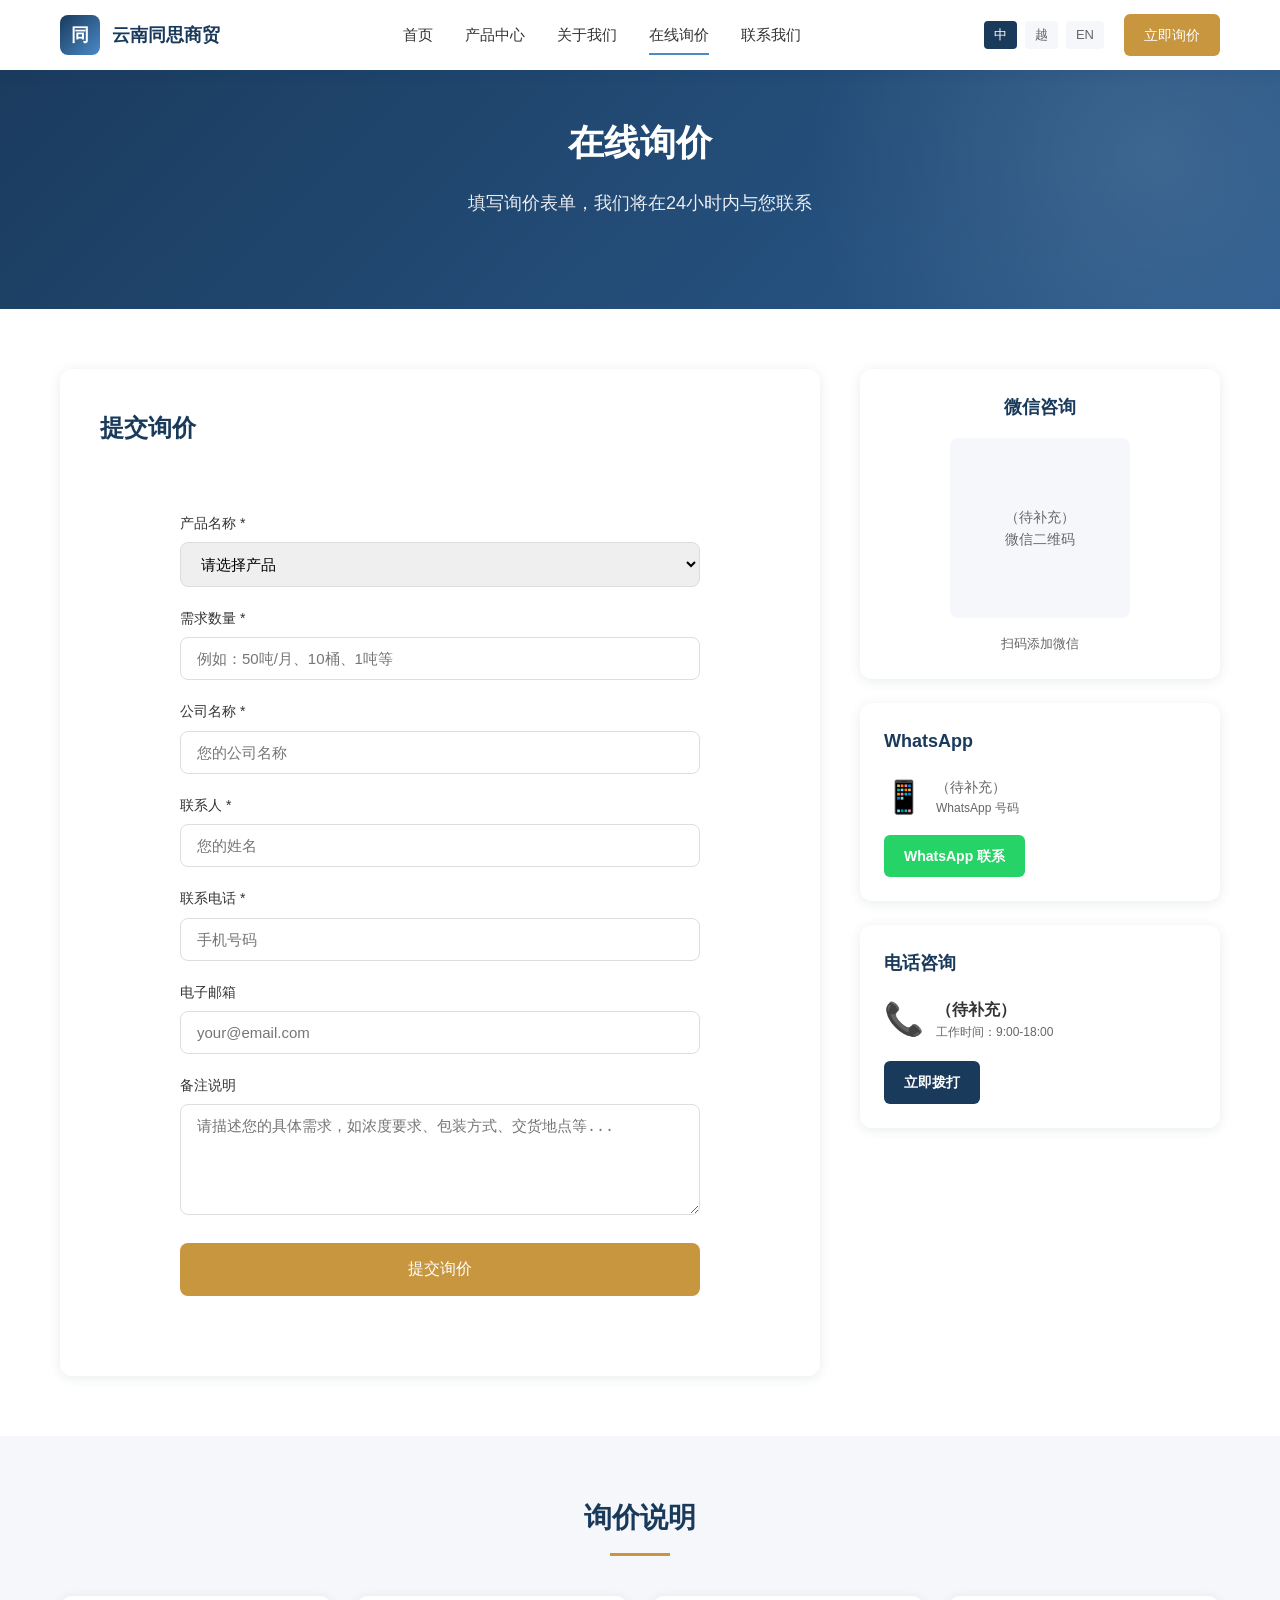
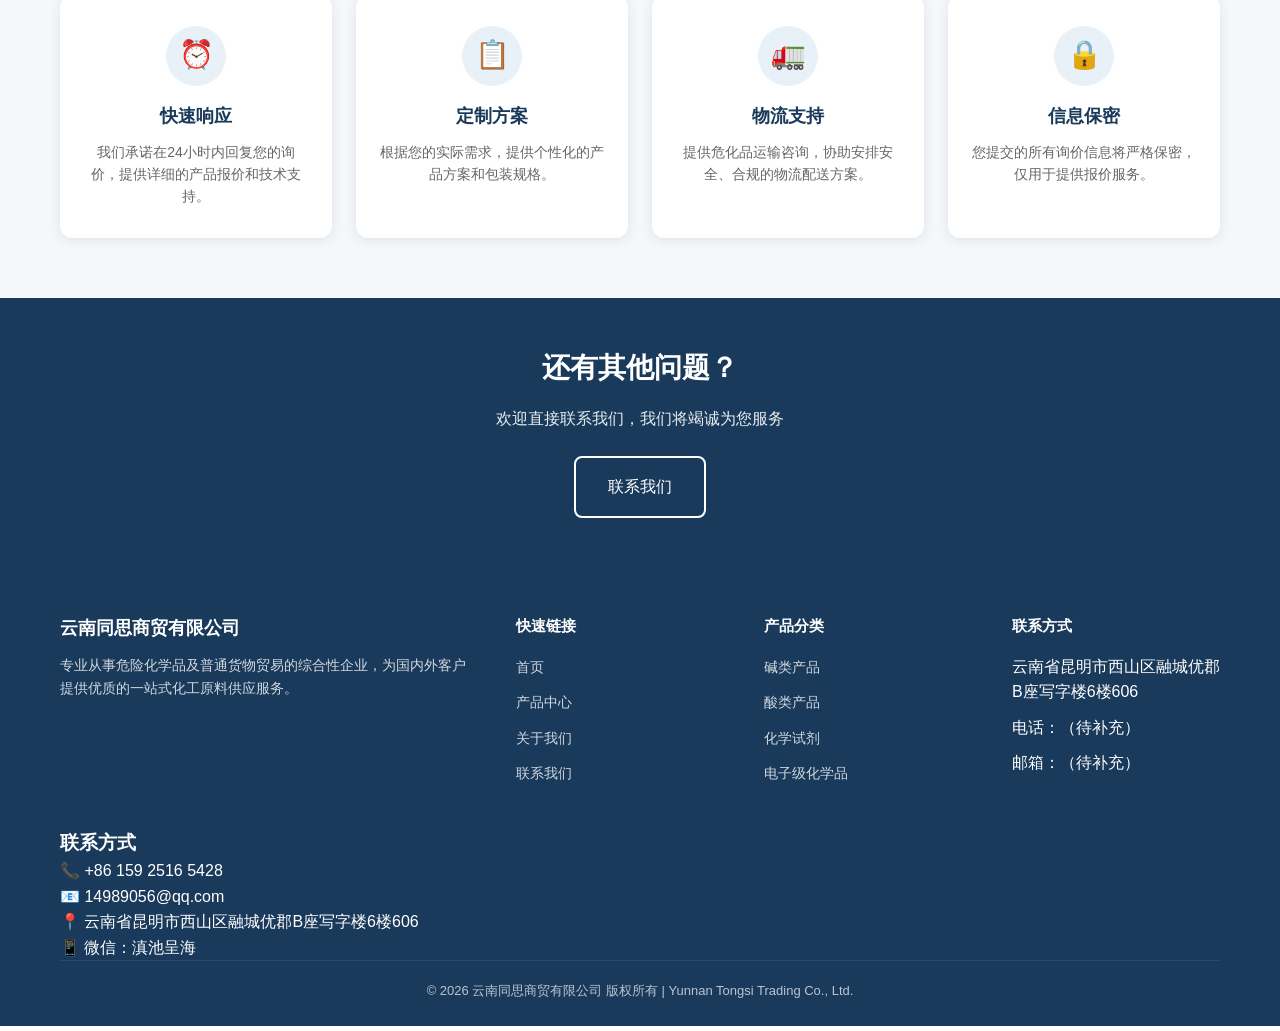
<file: zh/inquiry.html>
<!DOCTYPE html>
<html lang="zh-CN">
<head>
  <meta charset="UTF-8">
  <meta name="viewport" content="width=device-width, initial-scale=1.0">
  <meta name="description" content="云南同思商贸有限公司 - 在线询价，获取产品报价">
  <meta name="keywords" content="在线询价,化工产品报价,液碱,盐酸,次氯酸钠">
  <title>在线询价 - 云南同思商贸有限公司</title>
  <link rel="stylesheet" href="../css/style.css">
</head>
<body>

<!-- 导航栏 -->
<nav class="navbar">
  <div class="container">
    <a href="index.html" class="logo">
      <div class="logo-icon">同</div>
      <span class="logo-text">云南同思商贸</span>
    </a>
    <div class="nav-menu">
      <a href="index.html">首页</a>
      <a href="products.html">产品中心</a>
      <a href="about.html">关于我们</a>
      <a href="inquiry.html" class="active">在线询价</a>
      <a href="contact.html">联系我们</a>
    </div>
    <div class="nav-right">
      <div class="lang-switch">
        <a href="../zh/inquiry.html" class="active">中</a>
        <a href="../vi/inquiry.html">越</a>
        <a href="../en/inquiry.html">EN</a>
      </div>
      <a href="inquiry.html" class="nav-cta">立即询价</a>
    </div>
    <div class="mobile-menu-btn" onclick="toggleMenu()">
      <span></span>
      <span></span>
      <span></span>
    </div>
  </div>
</nav>

<!-- 页面标题 -->
<section class="hero" style="padding:120px 0 60px;">
  <div class="container">
    <h1 style="font-size:36px; text-align:center;">在线询价</h1>
    <p style="text-align:center; margin-top:16px; opacity:0.9;">填写询价表单，我们将在24小时内与您联系</p>
  </div>
</section>

<!-- 询价表单 -->
<section class="section">
  <div class="container">
    <div style="display:grid; grid-template-columns:1fr 360px; gap:40px;" class="inquiry-layout">

      <!-- 左侧：询价表单 -->
      <div style="background:var(--white); border-radius:12px; padding:40px; box-shadow:var(--shadow);">
        <h2 style="font-size:24px; color:var(--primary); margin-bottom:24px;">提交询价</h2>
        <form class="inquiry-form" action="https://formspree.io/f/YOUR_FORM_ID" method="POST">

          <div class="form-group">
            <label>产品名称 *</label>
            <select name="product" required>
              <option value="">请选择产品</option>
              <optgroup label="碱类产品">
                <option value="液碱30%">液碱 30%</option>
                <option value="液碱50%">液碱 50%</option>
                <option value="食品级液碱">食品级液碱</option>
                <option value="次氯酸钠">次氯酸钠</option>
              </optgroup>
              <optgroup label="酸类产品">
                <option value="盐酸">盐酸</option>
                <option value="硫酸">硫酸</option>
                <option value="硝酸">硝酸</option>
              </optgroup>
              <optgroup label="其他化工产品">
                <option value="双氧水">双氧水</option>
                <option value="硫酸铵">硫酸铵</option>
              </optgroup>
              <optgroup label="化学试剂">
                <option value="分析纯试剂">分析纯试剂（AR）</option>
                <option value="化学纯试剂">化学纯试剂（CP）</option>
                <option value="优级纯试剂">优级纯试剂（GR）</option>
              </optgroup>
              <optgroup label="电子级化学品">
                <option value="电子级氢氟酸">电子级氢氟酸</option>
                <option value="电子级硫酸">电子级硫酸</option>
                <option value="电子级过氧化氢">电子级过氧化氢</option>
                <option value="电子级氨水">电子级氨水</option>
                <option value="电子级异丙醇">电子级异丙醇</option>
              </optgroup>
              <option value="其他">其他</option>
            </select>
          </div>

          <div class="form-group">
            <label>需求数量 *</label>
            <input type="text" name="quantity" required placeholder="例如：50吨/月、10桶、1吨等">
          </div>

          <div class="form-group">
            <label>公司名称 *</label>
            <input type="text" name="company" required placeholder="您的公司名称">
          </div>

          <div class="form-group">
            <label>联系人 *</label>
            <input type="text" name="name" required placeholder="您的姓名">
          </div>

          <div class="form-group">
            <label>联系电话 *</label>
            <input type="tel" name="phone" required placeholder="手机号码">
          </div>

          <div class="form-group">
            <label>电子邮箱</label>
            <input type="email" name="email" placeholder="your@email.com">
          </div>

          <div class="form-group">
            <label>备注说明</label>
            <textarea name="message" rows="5" placeholder="请描述您的具体需求，如浓度要求、包装方式、交货地点等..."></textarea>
          </div>

          <button type="submit" class="form-submit" style="width:100%; font-size:16px; padding:16px;">提交询价</button>
        </form>
      </div>

      <!-- 右侧：联系方式快捷入口 -->
      <div>
        <!-- 微信二维码 -->
        <div style="background:var(--white); border-radius:12px; padding:24px; box-shadow:var(--shadow); margin-bottom:24px; text-align:center;">
          <h3 style="font-size:18px; color:var(--primary); margin-bottom:16px;">微信咨询</h3>
          <div style="width:180px; height:180px; margin:0 auto 16px; background:var(--bg-light); border-radius:8px; display:flex; align-items:center; justify-content:center; color:var(--text-mid); font-size:14px;">
            （待补充）<br>微信二维码
          </div>
          <p style="font-size:13px; color:var(--text-mid);">扫码添加微信</p>
        </div>

        <!-- WhatsApp -->
        <div style="background:var(--white); border-radius:12px; padding:24px; box-shadow:var(--shadow); margin-bottom:24px;">
          <h3 style="font-size:18px; color:var(--primary); margin-bottom:16px;">WhatsApp</h3>
          <div style="display:flex; align-items:center; gap:12px; margin-bottom:12px;">
            <div style="font-size:32px;">📱</div>
            <div>
              <p style="font-size:14px; color:var(--text-mid);">（待补充）</p>
              <p style="font-size:12px; color:var(--text-mid);">WhatsApp 号码</p>
            </div>
          </div>
          <a href="#" style="display:inline-block; background:#25D366; color:var(--white); padding:10px 20px; border-radius:6px; text-decoration:none; font-size:14px; font-weight:600;">WhatsApp 联系</a>
        </div>

        <!-- 电话 -->
        <div style="background:var(--white); border-radius:12px; padding:24px; box-shadow:var(--shadow);">
          <h3 style="font-size:18px; color:var(--primary); margin-bottom:16px;">电话咨询</h3>
          <div style="display:flex; align-items:center; gap:12px; margin-bottom:16px;">
            <div style="font-size:32px;">📞</div>
            <div>
              <p style="font-size:16px; font-weight:600; color:var(--text-dark);">（待补充）</p>
              <p style="font-size:12px; color:var(--text-mid);">工作时间：9:00-18:00</p>
            </div>
          </div>
          <a href="tel:" style="display:inline-block; background:var(--primary); color:var(--white); padding:10px 20px; border-radius:6px; text-decoration:none; font-size:14px; font-weight:600;">立即拨打</a>
        </div>
      </div>

    </div>
  </div>
</section>

<!-- 询价说明 -->
<section class="section" style="background:var(--bg-light);">
  <div class="container">
    <h2 class="section-title">询价说明</h2>
    <div class="adv-grid">
      <div class="adv-card">
        <div class="adv-icon">⏰</div>
        <h3>快速响应</h3>
        <p>我们承诺在24小时内回复您的询价，提供详细的产品报价和技术支持。</p>
      </div>
      <div class="adv-card">
        <div class="adv-icon">📋</div>
        <h3>定制方案</h3>
        <p>根据您的实际需求，提供个性化的产品方案和包装规格。</p>
      </div>
      <div class="adv-card">
        <div class="adv-icon">🚛</div>
        <h3>物流支持</h3>
        <p>提供危化品运输咨询，协助安排安全、合规的物流配送方案。</p>
      </div>
      <div class="adv-card">
        <div class="adv-icon">🔒</div>
        <h3>信息保密</h3>
        <p>您提交的所有询价信息将严格保密，仅用于提供报价服务。</p>
      </div>
    </div>
  </div>
</section>

<!-- CTA -->
<section style="background:var(--primary); padding:48px 0; text-align:center;">
  <div class="container">
    <h2 style="color:var(--white); font-size:28px; margin-bottom:16px;">还有其他问题？</h2>
    <p style="color:var(--white); opacity:0.9; margin-bottom:24px;">欢迎直接联系我们，我们将竭诚为您服务</p>
    <a href="contact.html" class="btn btn-outline" style="font-size:16px; padding:16px 32px;">联系我们</a>
  </div>
</section>

<!-- Footer -->
<footer class="footer">
  <div class="container">
    <div class="footer-grid">
      <div class="footer-brand">
        <h3>云南同思商贸有限公司</h3>
        <p>专业从事危险化学品及普通货物贸易的综合性企业，为国内外客户提供优质的一站式化工原料供应服务。</p>
      </div>
      <div class="footer-links">
        <h4>快速链接</h4>
        <ul>
          <li><a href="index.html">首页</a></li>
          <li><a href="products.html">产品中心</a></li>
          <li><a href="about.html">关于我们</a></li>
          <li><a href="contact.html">联系我们</a></li>
        </ul>
      </div>
      <div class="footer-links">
        <h4>产品分类</h4>
        <ul>
          <li><a href="products.html#lye">碱类产品</a></li>
          <li><a href="products.html#acid">酸类产品</a></li>
          <li><a href="products.html#reagent">化学试剂</a></li>
          <li><a href="products.html#electronic">电子级化学品</a></li>
        </ul>
      </div>
      <div class="footer-links">
        <h4>联系方式</h4>
        <ul>
          <li>云南省昆明市西山区融城优郡B座写字楼6楼606</li>
          <li>电话：（待补充）</li>
          <li>邮箱：（待补充）</li>
        </ul>
      </div>
    </div>
      <div class="footer-section">
        <h3>联系方式</h3>
        <p>📞 +86 159 2516 5428</p>
        <p>📧 14989056@qq.com</p>
        <p>📍 云南省昆明市西山区融城优郡B座写字楼6楼606</p>
        <p>📱 微信：滇池呈海</p>
      </div>
    <div class="footer-bottom">
      <p>© 2026 云南同思商贸有限公司 版权所有 | Yunnan Tongsi Trading Co., Ltd.</p>
    </div>
  </div>
</footer>

<script src="../js/main.js"></script>
</body>
</html>
</file>
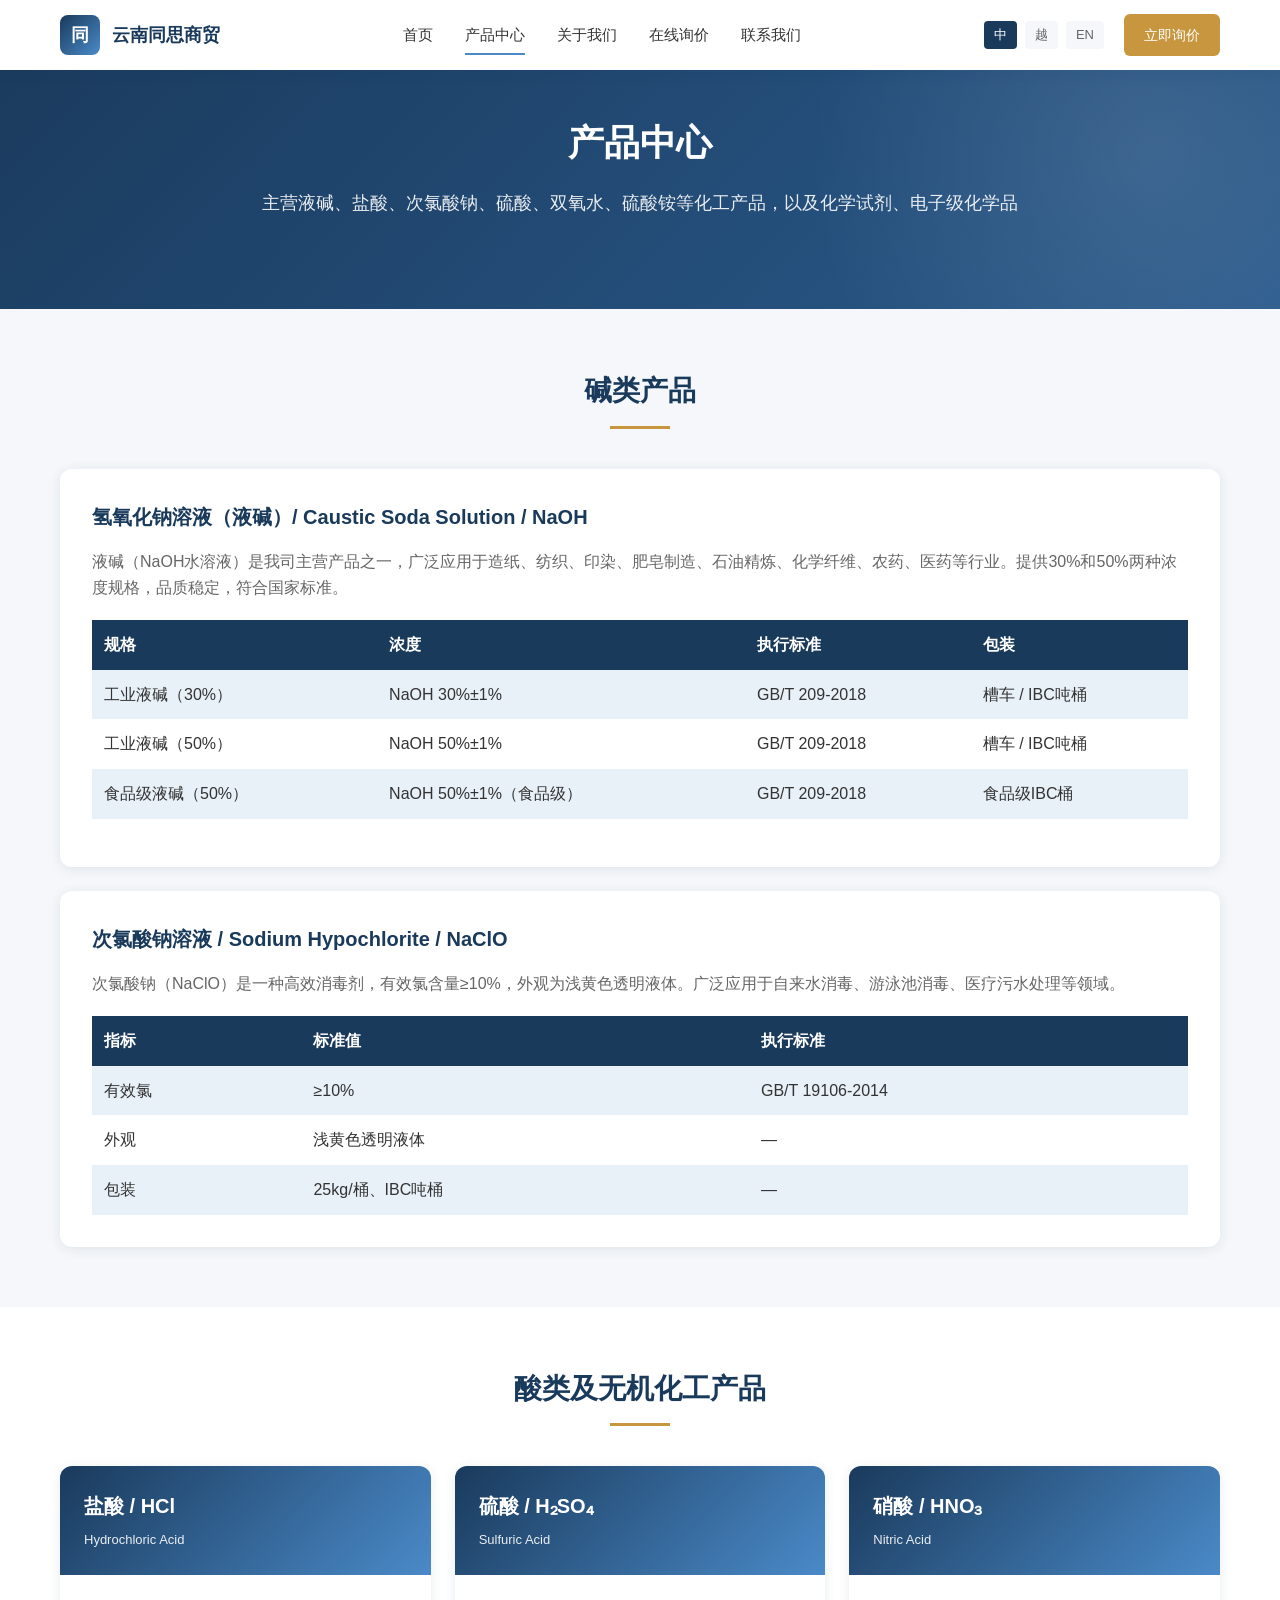
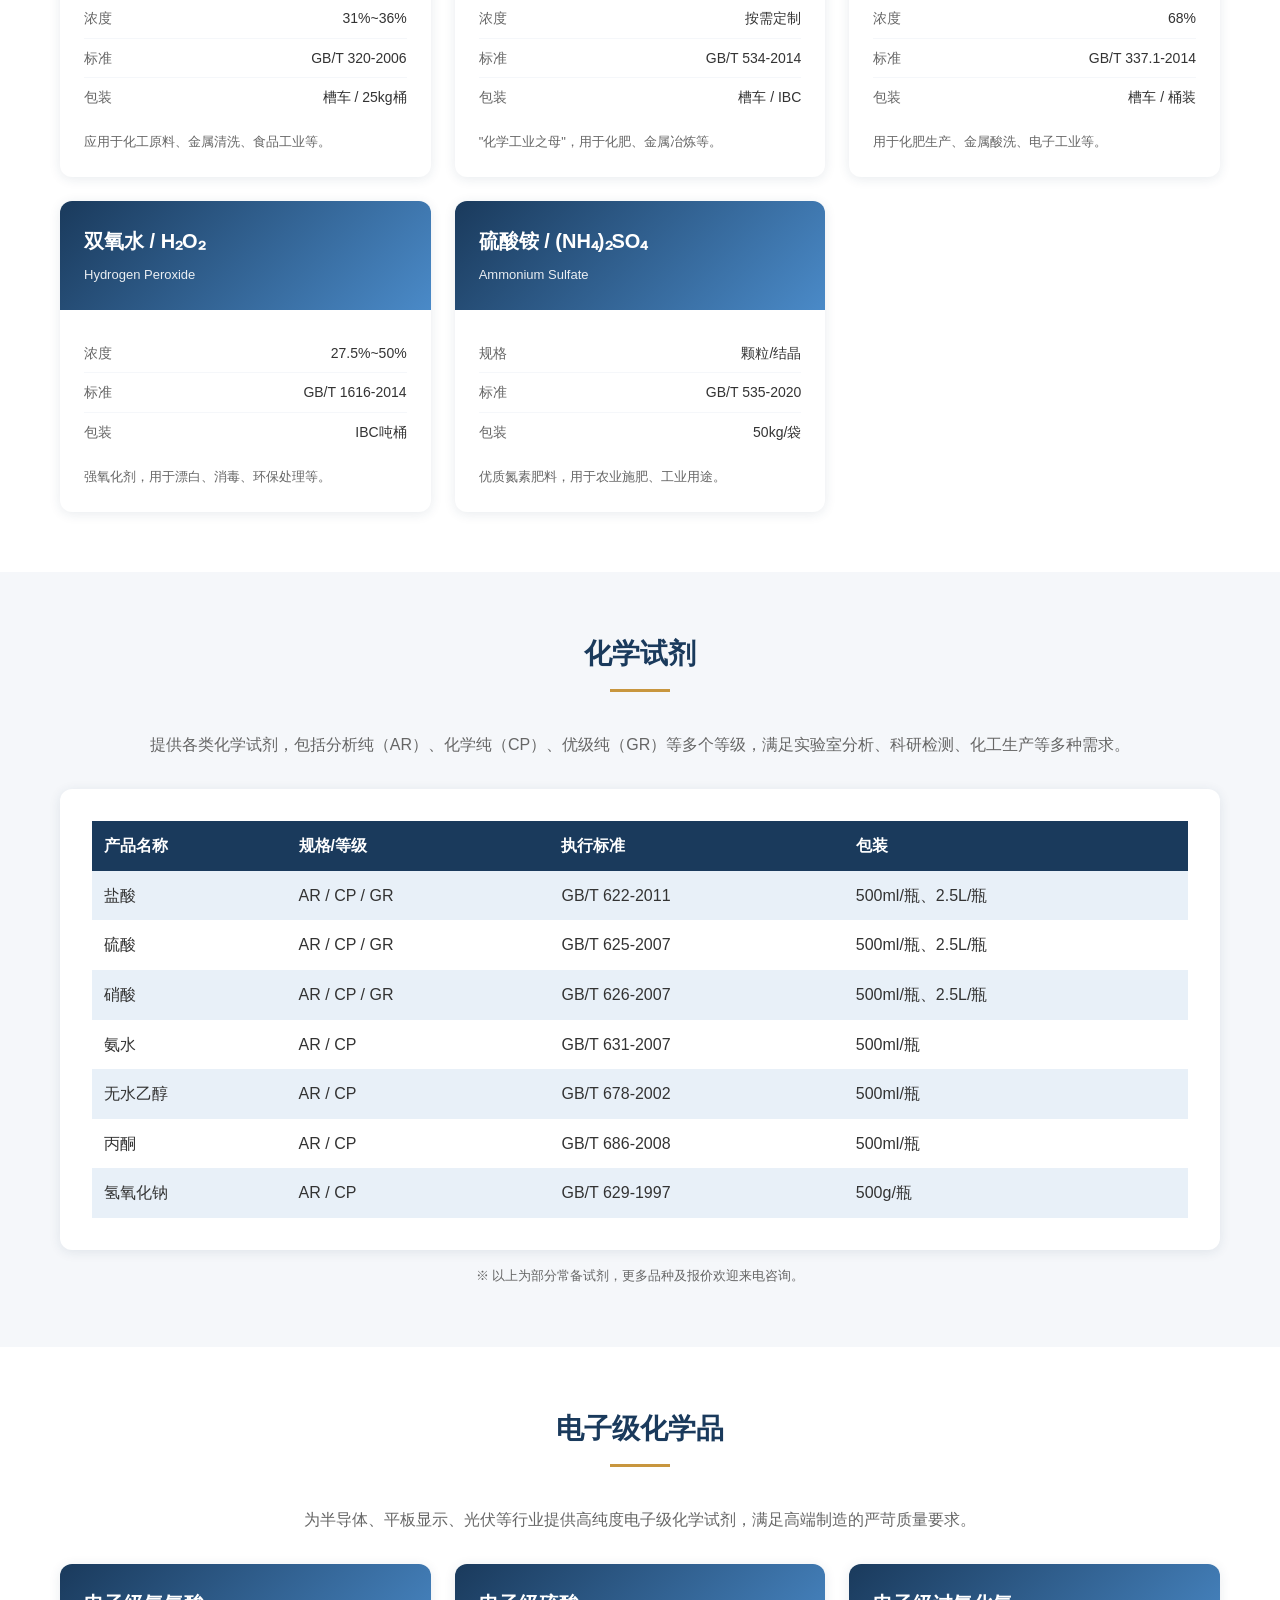
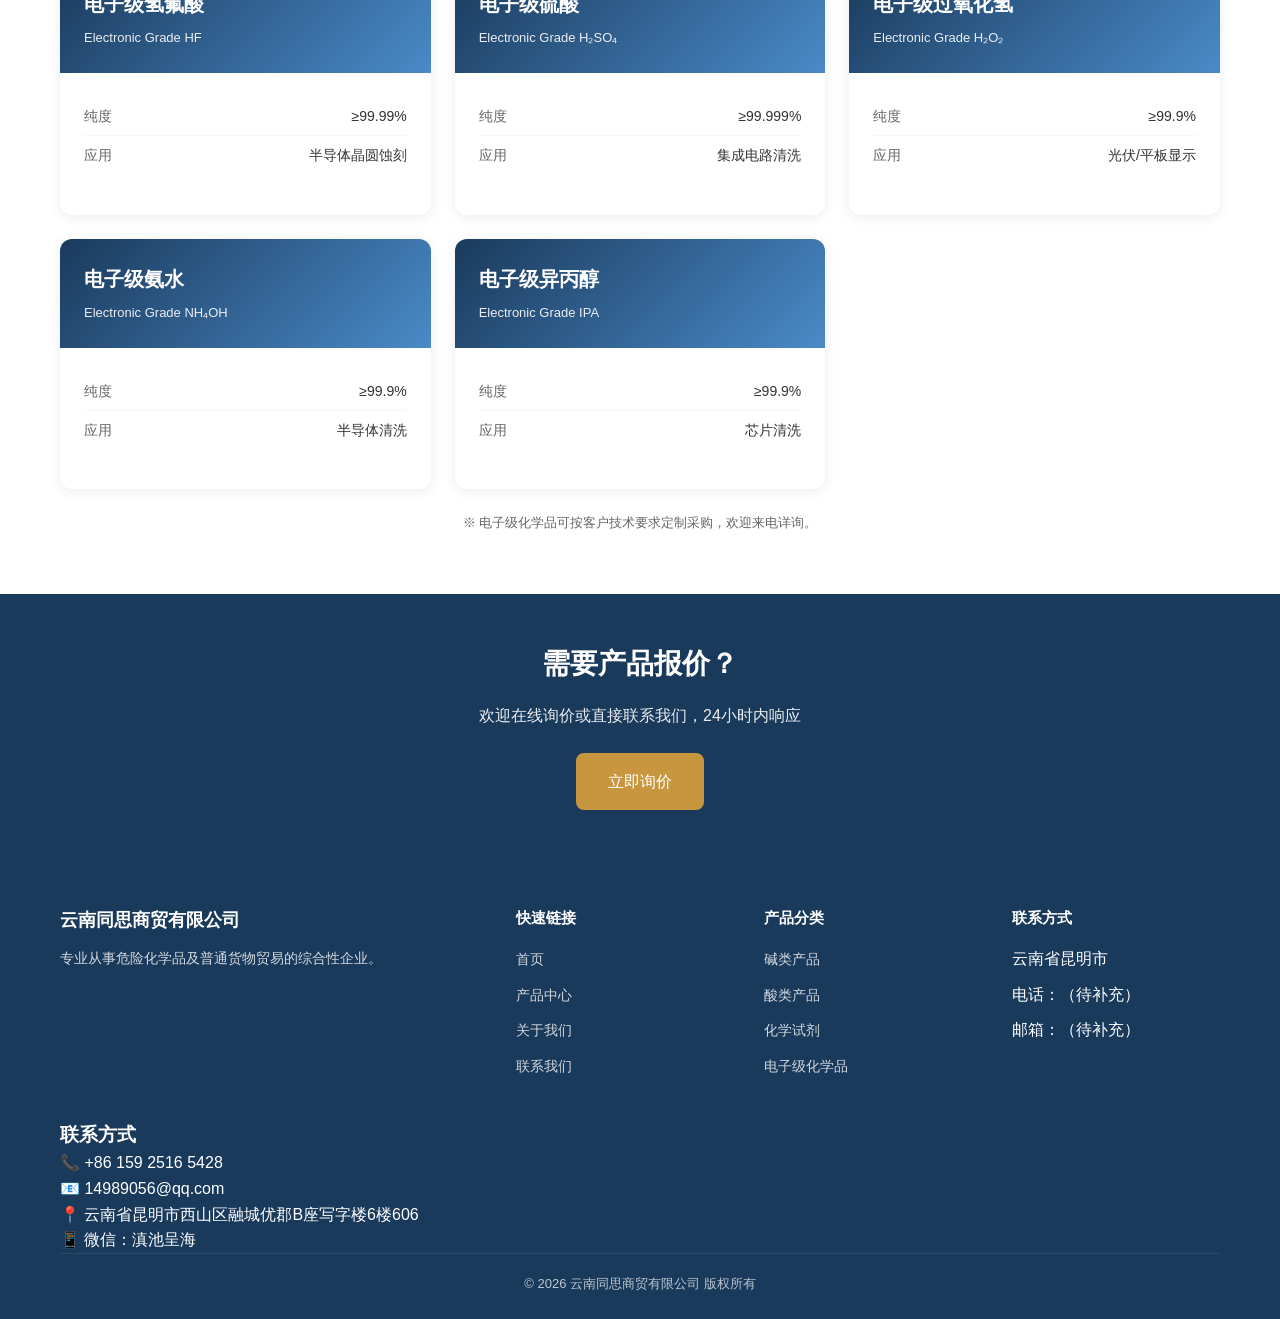
<file: zh/products.html>
<!DOCTYPE html>
<html lang="zh-CN">
<head>
  <meta charset="UTF-8">
  <meta name="viewport" content="width=device-width, initial-scale=1.0">
  <meta name="description" content="云南同思商贸有限公司产品中心 - 液碱、盐酸、次氯酸钠、硫酸、双氧水、硫酸铵、化学试剂、电子级化学品">
  <title>产品中心 - 云南同思商贸有限公司</title>
  <link rel="stylesheet" href="../css/style.css">
</head>
<body>

<!-- 导航栏 -->
<nav class="navbar">
  <div class="container">
    <a href="index.html" class="logo">
      <div class="logo-icon">同</div>
      <span class="logo-text">云南同思商贸</span>
    </a>
    <div class="nav-menu">
      <a href="index.html">首页</a>
      <a href="products.html" class="active">产品中心</a>
      <a href="about.html">关于我们</a>
      <a href="inquiry.html">在线询价</a>
      <a href="contact.html">联系我们</a>
    </div>
    <div class="nav-right">
      <div class="lang-switch">
        <a href="../zh/products.html" class="active">中</a>
        <a href="../vi/products.html">越</a>
        <a href="../en/products.html">EN</a>
      </div>
      <a href="inquiry.html" class="nav-cta">立即询价</a>
    </div>
    <div class="mobile-menu-btn" onclick="toggleMenu()">
      <span></span><span></span><span></span>
    </div>
  </div>
</nav>

<!-- 页面标题 -->
<section class="hero" style="padding:120px 0 60px;">
  <div class="container">
    <h1 style="font-size:36px; text-align:center;">产品中心</h1>
    <p style="text-align:center; margin-top:16px; opacity:0.9;">主营液碱、盐酸、次氯酸钠、硫酸、双氧水、硫酸铵等化工产品，以及化学试剂、电子级化学品</p>
  </div>
</section>

<!-- 碱类产品 -->
<section id="lye" class="section" style="background:var(--bg-light);">
  <div class="container">
    <h2 class="section-title">碱类产品</h2>

    <div style="background:var(--white); border-radius:12px; padding:32px; margin-bottom:24px; box-shadow:var(--shadow);">
      <h3 style="color:var(--primary); font-size:20px; margin-bottom:16px;">氢氧化钠溶液（液碱）/ Caustic Soda Solution / NaOH</h3>
      <p style="color:var(--text-mid); margin-bottom:20px;">液碱（NaOH水溶液）是我司主营产品之一，广泛应用于造纸、纺织、印染、肥皂制造、石油精炼、化学纤维、农药、医药等行业。提供30%和50%两种浓度规格，品质稳定，符合国家标准。</p>
      <table style="width:100%; border-collapse:collapse; margin-bottom:16px;">
        <thead>
          <tr style="background:var(--primary); color:var(--white);">
            <th style="padding:12px; text-align:left;">规格</th>
            <th style="padding:12px; text-align:left;">浓度</th>
            <th style="padding:12px; text-align:left;">执行标准</th>
            <th style="padding:12px; text-align:left;">包装</th>
          </tr>
        </thead>
        <tbody>
          <tr style="background:var(--bg-blue);">
            <td style="padding:12px;">工业液碱（30%）</td>
            <td style="padding:12px;">NaOH 30%±1%</td>
            <td style="padding:12px;">GB/T 209-2018</td>
            <td style="padding:12px;">槽车 / IBC吨桶</td>
          </tr>
          <tr>
            <td style="padding:12px;">工业液碱（50%）</td>
            <td style="padding:12px;">NaOH 50%±1%</td>
            <td style="padding:12px;">GB/T 209-2018</td>
            <td style="padding:12px;">槽车 / IBC吨桶</td>
          </tr>
          <tr style="background:var(--bg-blue);">
            <td style="padding:12px;">食品级液碱（50%）</td>
            <td style="padding:12px;">NaOH 50%±1%（食品级）</td>
            <td style="padding:12px;">GB/T 209-2018</td>
            <td style="padding:12px;">食品级IBC桶</td>
          </tr>
        </tbody>
      </table>
    </div>

    <div style="background:var(--white); border-radius:12px; padding:32px; box-shadow:var(--shadow);">
      <h3 id="hypochlorite" style="color:var(--primary); font-size:20px; margin-bottom:16px;">次氯酸钠溶液 / Sodium Hypochlorite / NaClO</h3>
      <p style="color:var(--text-mid); margin-bottom:20px;">次氯酸钠（NaClO）是一种高效消毒剂，有效氯含量≥10%，外观为浅黄色透明液体。广泛应用于自来水消毒、游泳池消毒、医疗污水处理等领域。</p>
      <table style="width:100%; border-collapse:collapse;">
        <thead>
          <tr style="background:var(--primary); color:var(--white);">
            <th style="padding:12px; text-align:left;">指标</th>
            <th style="padding:12px; text-align:left;">标准值</th>
            <th style="padding:12px; text-align:left;">执行标准</th>
          </tr>
        </thead>
        <tbody>
          <tr style="background:var(--bg-blue);">
            <td style="padding:12px;">有效氯</td>
            <td style="padding:12px;">≥10%</td>
            <td style="padding:12px;">GB/T 19106-2014</td>
          </tr>
          <tr>
            <td style="padding:12px;">外观</td>
            <td style="padding:12px;">浅黄色透明液体</td>
            <td style="padding:12px;">—</td>
          </tr>
          <tr style="background:var(--bg-blue);">
            <td style="padding:12px;">包装</td>
            <td style="padding:12px;">25kg/桶、IBC吨桶</td>
            <td style="padding:12px;">—</td>
          </tr>
        </tbody>
      </table>
    </div>
  </div>
</section>

<!-- 酸类及无机化工 -->
<section id="acid" class="section">
  <div class="container">
    <h2 class="section-title">酸类及无机化工产品</h2>

    <div class="product-grid">
      <div class="product-card">
        <div class="product-header">
          <h3>盐酸 / HCl</h3>
          <p>Hydrochloric Acid</p>
        </div>
        <div class="product-body">
          <ul class="product-specs">
            <li><span class="label">浓度</span><span class="value">31%~36%</span></li>
            <li><span class="label">标准</span><span class="value">GB/T 320-2006</span></li>
            <li><span class="label">包装</span><span class="value">槽车 / 25kg桶</span></li>
          </ul>
          <p style="font-size:13px; color:var(--text-mid); margin-top:12px;">应用于化工原料、金属清洗、食品工业等。</p>
        </div>
      </div>

      <div class="product-card">
        <div class="product-header">
          <h3>硫酸 / H₂SO₄</h3>
          <p>Sulfuric Acid</p>
        </div>
        <div class="product-body">
          <ul class="product-specs">
            <li><span class="label">浓度</span><span class="value">按需定制</span></li>
            <li><span class="label">标准</span><span class="value">GB/T 534-2014</span></li>
            <li><span class="label">包装</span><span class="value">槽车 / IBC</span></li>
          </ul>
          <p style="font-size:13px; color:var(--text-mid); margin-top:12px;">"化学工业之母"，用于化肥、金属冶炼等。</p>
        </div>
      </div>

      <div class="product-card">
        <div class="product-header">
          <h3>硝酸 / HNO₃</h3>
          <p>Nitric Acid</p>
        </div>
        <div class="product-body">
          <ul class="product-specs">
            <li><span class="label">浓度</span><span class="value">68%</span></li>
            <li><span class="label">标准</span><span class="value">GB/T 337.1-2014</span></li>
            <li><span class="label">包装</span><span class="value">槽车 / 桶装</span></li>
          </ul>
          <p style="font-size:13px; color:var(--text-mid); margin-top:12px;">用于化肥生产、金属酸洗、电子工业等。</p>
        </div>
      </div>

      <div class="product-card">
        <div class="product-header">
          <h3>双氧水 / H₂O₂</h3>
          <p>Hydrogen Peroxide</p>
        </div>
        <div class="product-body">
          <ul class="product-specs">
            <li><span class="label">浓度</span><span class="value">27.5%~50%</span></li>
            <li><span class="label">标准</span><span class="value">GB/T 1616-2014</span></li>
            <li><span class="label">包装</span><span class="value">IBC吨桶</span></li>
          </ul>
          <p style="font-size:13px; color:var(--text-mid); margin-top:12px;">强氧化剂，用于漂白、消毒、环保处理等。</p>
        </div>
      </div>

      <div class="product-card">
        <div class="product-header">
          <h3>硫酸铵 / (NH₄)₂SO₄</h3>
          <p>Ammonium Sulfate</p>
        </div>
        <div class="product-body">
          <ul class="product-specs">
            <li><span class="label">规格</span><span class="value">颗粒/结晶</span></li>
            <li><span class="label">标准</span><span class="value">GB/T 535-2020</span></li>
            <li><span class="label">包装</span><span class="value">50kg/袋</span></li>
          </ul>
          <p style="font-size:13px; color:var(--text-mid); margin-top:12px;">优质氮素肥料，用于农业施肥、工业用途。</p>
        </div>
      </div>
    </div>
  </div>
</section>

<!-- 化学试剂 -->
<section id="reagent" class="section" style="background:var(--bg-light);">
  <div class="container">
    <h2 class="section-title">化学试剂</h2>
    <p style="text-align:center; color:var(--text-mid); margin-bottom:32px;">提供各类化学试剂，包括分析纯（AR）、化学纯（CP）、优级纯（GR）等多个等级，满足实验室分析、科研检测、化工生产等多种需求。</p>

    <div style="background:var(--white); border-radius:12px; padding:32px; box-shadow:var(--shadow); overflow-x:auto;">
      <table style="width:100%; border-collapse:collapse; min-width:600px;">
        <thead>
          <tr style="background:var(--primary); color:var(--white);">
            <th style="padding:12px; text-align:left;">产品名称</th>
            <th style="padding:12px; text-align:left;">规格/等级</th>
            <th style="padding:12px; text-align:left;">执行标准</th>
            <th style="padding:12px; text-align:left;">包装</th>
          </tr>
        </thead>
        <tbody>
          <tr style="background:var(--bg-blue);"><td style="padding:12px;">盐酸</td><td style="padding:12px;">AR / CP / GR</td><td style="padding:12px;">GB/T 622-2011</td><td style="padding:12px;">500ml/瓶、2.5L/瓶</td></tr>
          <tr><td style="padding:12px;">硫酸</td><td style="padding:12px;">AR / CP / GR</td><td style="padding:12px;">GB/T 625-2007</td><td style="padding:12px;">500ml/瓶、2.5L/瓶</td></tr>
          <tr style="background:var(--bg-blue);"><td style="padding:12px;">硝酸</td><td style="padding:12px;">AR / CP / GR</td><td style="padding:12px;">GB/T 626-2007</td><td style="padding:12px;">500ml/瓶、2.5L/瓶</td></tr>
          <tr><td style="padding:12px;">氨水</td><td style="padding:12px;">AR / CP</td><td style="padding:12px;">GB/T 631-2007</td><td style="padding:12px;">500ml/瓶</td></tr>
          <tr style="background:var(--bg-blue);"><td style="padding:12px;">无水乙醇</td><td style="padding:12px;">AR / CP</td><td style="padding:12px;">GB/T 678-2002</td><td style="padding:12px;">500ml/瓶</td></tr>
          <tr><td style="padding:12px;">丙酮</td><td style="padding:12px;">AR / CP</td><td style="padding:12px;">GB/T 686-2008</td><td style="padding:12px;">500ml/瓶</td></tr>
          <tr style="background:var(--bg-blue);"><td style="padding:12px;">氢氧化钠</td><td style="padding:12px;">AR / CP</td><td style="padding:12px;">GB/T 629-1997</td><td style="padding:12px;">500g/瓶</td></tr>
        </tbody>
      </table>
    </div>
    <p style="text-align:center; font-size:13px; color:var(--text-mid); margin-top:16px;">※ 以上为部分常备试剂，更多品种及报价欢迎来电咨询。</p>
  </div>
</section>

<!-- 电子级化学品 -->
<section id="electronic" class="section">
  <div class="container">
    <h2 class="section-title">电子级化学品</h2>
    <p style="text-align:center; color:var(--text-mid); margin-bottom:32px;">为半导体、平板显示、光伏等行业提供高纯度电子级化学试剂，满足高端制造的严苛质量要求。</p>

    <div class="product-grid">
      <div class="product-card">
        <div class="product-header">
          <h3>电子级氢氟酸</h3>
          <p>Electronic Grade HF</p>
        </div>
        <div class="product-body">
          <ul class="product-specs">
            <li><span class="label">纯度</span><span class="value">≥99.99%</span></li>
            <li><span class="label">应用</span><span class="value">半导体晶圆蚀刻</span></li>
          </ul>
        </div>
      </div>

      <div class="product-card">
        <div class="product-header">
          <h3>电子级硫酸</h3>
          <p>Electronic Grade H₂SO₄</p>
        </div>
        <div class="product-body">
          <ul class="product-specs">
            <li><span class="label">纯度</span><span class="value">≥99.999%</span></li>
            <li><span class="label">应用</span><span class="value">集成电路清洗</span></li>
          </ul>
        </div>
      </div>

      <div class="product-card">
        <div class="product-header">
          <h3>电子级过氧化氢</h3>
          <p>Electronic Grade H₂O₂</p>
        </div>
        <div class="product-body">
          <ul class="product-specs">
            <li><span class="label">纯度</span><span class="value">≥99.9%</span></li>
            <li><span class="label">应用</span><span class="value">光伏/平板显示</span></li>
          </ul>
        </div>
      </div>

      <div class="product-card">
        <div class="product-header">
          <h3>电子级氨水</h3>
          <p>Electronic Grade NH₄OH</p>
        </div>
        <div class="product-body">
          <ul class="product-specs">
            <li><span class="label">纯度</span><span class="value">≥99.9%</span></li>
            <li><span class="label">应用</span><span class="value">半导体清洗</span></li>
          </ul>
        </div>
      </div>

      <div class="product-card">
        <div class="product-header">
          <h3>电子级异丙醇</h3>
          <p>Electronic Grade IPA</p>
        </div>
        <div class="product-body">
          <ul class="product-specs">
            <li><span class="label">纯度</span><span class="value">≥99.9%</span></li>
            <li><span class="label">应用</span><span class="value">芯片清洗</span></li>
          </ul>
        </div>
      </div>
    </div>

    <p style="text-align:center; font-size:13px; color:var(--text-mid); margin-top:24px;">※ 电子级化学品可按客户技术要求定制采购，欢迎来电详询。</p>
  </div>
</section>

<!-- CTA -->
<section style="background:var(--primary); padding:48px 0; text-align:center;">
  <div class="container">
    <h2 style="color:var(--white); font-size:28px; margin-bottom:16px;">需要产品报价？</h2>
    <p style="color:var(--white); opacity:0.9; margin-bottom:24px;">欢迎在线询价或直接联系我们，24小时内响应</p>
    <a href="inquiry.html" class="btn btn-primary" style="font-size:16px; padding:16px 32px;">立即询价</a>
  </div>
</section>

<!-- Footer -->
<footer class="footer">
  <div class="container">
    <div class="footer-grid">
      <div class="footer-brand">
        <h3>云南同思商贸有限公司</h3>
        <p>专业从事危险化学品及普通货物贸易的综合性企业。</p>
      </div>
      <div class="footer-links">
        <h4>快速链接</h4>
        <ul>
          <li><a href="index.html">首页</a></li>
          <li><a href="products.html">产品中心</a></li>
          <li><a href="about.html">关于我们</a></li>
          <li><a href="contact.html">联系我们</a></li>
        </ul>
      </div>
      <div class="footer-links">
        <h4>产品分类</h4>
        <ul>
          <li><a href="#lye">碱类产品</a></li>
          <li><a href="#acid">酸类产品</a></li>
          <li><a href="#reagent">化学试剂</a></li>
          <li><a href="#electronic">电子级化学品</a></li>
        </ul>
      </div>
      <div class="footer-links">
        <h4>联系方式</h4>
        <ul>
          <li>云南省昆明市</li>
          <li>电话：（待补充）</li>
          <li>邮箱：（待补充）</li>
        </ul>
      </div>
    </div>
      <div class="footer-section">
        <h3>联系方式</h3>
        <p>📞 +86 159 2516 5428</p>
        <p>📧 14989056@qq.com</p>
        <p>📍 云南省昆明市西山区融城优郡B座写字楼6楼606</p>
        <p>📱 微信：滇池呈海</p>
      </div>
    <div class="footer-bottom">
      <p>© 2026 云南同思商贸有限公司 版权所有</p>
    </div>
  </div>
</footer>

<script src="../js/main.js"></script>
</body>
</html>
</file>
<file: css/style.css>
/* 云南同思商贸有限公司 - 化工产品网站样式 */
/* 配色：深蓝 #1a3a5c | 中蓝 #2a5a8c | 浅蓝 #4a8ac8 | 金色 #c8963e */

/* ========== 基础重置 ========== */
*, *::before, *::after {
  box-sizing: border-box;
  margin: 0;
  padding: 0;
}

:root {
  --primary: #1a3a5c;
  --primary-light: #2a5a8c;
  --accent: #4a8ac8;
  --gold: #c8963e;
  --text-dark: #333;
  --text-mid: #666;
  --text-light: #999;
  --bg-light: #f5f7fa;
  --bg-blue: #e8f0f8;
  --white: #fff;
  --shadow: 0 2px 12px rgba(26,58,92,0.1);
  --shadow-hover: 0 4px 20px rgba(26,58,92,0.15);
}

html {
  scroll-behavior: smooth;
}

body {
  font-family: -apple-system, BlinkMacSystemFont, "Segoe UI", Roboto, "PingFang SC", "Microsoft YaHei", sans-serif;
  font-size: 16px;
  line-height: 1.6;
  color: var(--text-dark);
  background: var(--white);
}

a {
  color: inherit;
  text-decoration: none;
  transition: color 0.3s;
}

a:hover {
  color: var(--accent);
}

img {
  max-width: 100%;
  height: auto;
  display: block;
}

ul, ol {
  list-style: none;
}

/* ========== 布局容器 ========== */
.container {
  max-width: 1200px;
  margin: 0 auto;
  padding: 0 20px;
}

.section {
  padding: 60px 0;
}

.section-title {
  font-size: 28px;
  font-weight: 600;
  color: var(--primary);
  text-align: center;
  margin-bottom: 40px;
  position: relative;
}

.section-title::after {
  content: '';
  display: block;
  width: 60px;
  height: 3px;
  background: var(--gold);
  margin: 12px auto 0;
}

/* ========== 导航栏 ========== */
.navbar {
  background: var(--white);
  box-shadow: var(--shadow);
  position: fixed;
  top: 0;
  left: 0;
  right: 0;
  z-index: 1000;
}

.navbar .container {
  display: flex;
  justify-content: space-between;
  align-items: center;
  height: 70px;
}

.logo {
  display: flex;
  align-items: center;
  gap: 12px;
}

.logo-icon {
  width: 40px;
  height: 40px;
  background: linear-gradient(135deg, var(--primary), var(--accent));
  border-radius: 8px;
  display: flex;
  align-items: center;
  justify-content: center;
  color: var(--white);
  font-weight: bold;
  font-size: 18px;
}

.logo-text {
  font-size: 18px;
  font-weight: 600;
  color: var(--primary);
}

.nav-menu {
  display: flex;
  gap: 32px;
}

.nav-menu a {
  font-size: 15px;
  font-weight: 500;
  color: var(--text-dark);
  padding: 8px 0;
  position: relative;
}

.nav-menu a::after {
  content: '';
  position: absolute;
  bottom: 0;
  left: 0;
  width: 0;
  height: 2px;
  background: var(--accent);
  transition: width 0.3s;
}

.nav-menu a:hover::after,
.nav-menu a.active::after {
  width: 100%;
}

.nav-right {
  display: flex;
  align-items: center;
  gap: 20px;
}

.lang-switch {
  display: flex;
  gap: 8px;
}

.lang-switch a {
  padding: 4px 10px;
  font-size: 13px;
  border-radius: 4px;
  background: var(--bg-light);
  color: var(--text-mid);
  transition: all 0.3s;
}

.lang-switch a:hover,
.lang-switch a.active {
  background: var(--primary);
  color: var(--white);
}

.nav-cta {
  padding: 10px 20px;
  background: var(--gold);
  color: var(--white);
  border-radius: 6px;
  font-weight: 500;
  font-size: 14px;
  transition: background 0.3s;
}

.nav-cta:hover {
  background: #b8862e;
  color: var(--white);
}

/* 移动端菜单按钮 */
.mobile-menu-btn {
  display: none;
  width: 32px;
  height: 32px;
  flex-direction: column;
  justify-content: center;
  gap: 6px;
  cursor: pointer;
}

.mobile-menu-btn span {
  display: block;
  width: 24px;
  height: 2px;
  background: var(--primary);
  transition: all 0.3s;
}

/* ========== Hero 区域 ========== */
.hero {
  background: linear-gradient(135deg, var(--primary) 0%, var(--primary-light) 100%);
  color: var(--white);
  padding: 140px 0 80px;
  position: relative;
  overflow: hidden;
}

.hero::before {
  content: '';
  position: absolute;
  top: -50%;
  right: -20%;
  width: 60%;
  height: 200%;
  background: radial-gradient(circle, rgba(255,255,255,0.1) 0%, transparent 70%);
}

.hero .container {
  position: relative;
  z-index: 1;
}

.hero-content {
  max-width: 600px;
}

.hero h1 {
  font-size: 42px;
  font-weight: 700;
  line-height: 1.3;
  margin-bottom: 20px;
}

.hero p {
  font-size: 18px;
  opacity: 0.9;
  margin-bottom: 30px;
  line-height: 1.8;
}

.hero-btns {
  display: flex;
  gap: 16px;
  flex-wrap: wrap;
}

.btn {
  display: inline-flex;
  align-items: center;
  gap: 8px;
  padding: 14px 28px;
  border-radius: 8px;
  font-weight: 500;
  font-size: 15px;
  transition: all 0.3s;
  cursor: pointer;
  border: none;
}

.btn-primary {
  background: var(--gold);
  color: var(--white);
}

.btn-primary:hover {
  background: #b8862e;
  color: var(--white);
  transform: translateY(-2px);
}

.btn-outline {
  background: transparent;
  color: var(--white);
  border: 2px solid var(--white);
}

.btn-outline:hover {
  background: var(--white);
  color: var(--primary);
}

/* ========== 核心优势 ========== */
.advantages {
  background: var(--bg-light);
}

.adv-grid {
  display: grid;
  grid-template-columns: repeat(4, 1fr);
  gap: 24px;
}

.adv-card {
  background: var(--white);
  padding: 30px 24px;
  border-radius: 12px;
  text-align: center;
  box-shadow: var(--shadow);
  transition: all 0.3s;
}

.adv-card:hover {
  transform: translateY(-4px);
  box-shadow: var(--shadow-hover);
}

.adv-icon {
  width: 60px;
  height: 60px;
  margin: 0 auto 16px;
  background: var(--bg-blue);
  border-radius: 50%;
  display: flex;
  align-items: center;
  justify-content: center;
  font-size: 28px;
}

.adv-card h3 {
  font-size: 18px;
  color: var(--primary);
  margin-bottom: 10px;
}

.adv-card p {
  font-size: 14px;
  color: var(--text-mid);
  line-height: 1.6;
}

/* ========== 产品展示 ========== */
.products {
  background: var(--white);
}

.product-grid {
  display: grid;
  grid-template-columns: repeat(3, 1fr);
  gap: 24px;
}

.product-card {
  background: var(--white);
  border-radius: 12px;
  overflow: hidden;
  box-shadow: var(--shadow);
  transition: all 0.3s;
}

.product-card:hover {
  transform: translateY(-4px);
  box-shadow: var(--shadow-hover);
}

.product-header {
  background: linear-gradient(135deg, var(--primary), var(--accent));
  color: var(--white);
  padding: 24px;
}

.product-header h3 {
  font-size: 20px;
  margin-bottom: 8px;
}

.product-header p {
  font-size: 13px;
  opacity: 0.9;
}

.product-body {
  padding: 24px;
}

.product-specs {
  margin-bottom: 16px;
}

.product-specs li {
  display: flex;
  justify-content: space-between;
  padding: 8px 0;
  border-bottom: 1px solid var(--bg-light);
  font-size: 14px;
}

.product-specs li:last-child {
  border-bottom: none;
}

.product-specs .label {
  color: var(--text-mid);
}

.product-specs .value {
  color: var(--text-dark);
  font-weight: 500;
}

.product-link {
  display: inline-flex;
  align-items: center;
  gap: 6px;
  color: var(--accent);
  font-size: 14px;
  font-weight: 500;
}

.product-link:hover {
  color: var(--primary);
}

/* ========== 关于我们 ========== */
.about {
  background: var(--bg-light);
}

.about-content {
  display: grid;
  grid-template-columns: 1fr 1fr;
  gap: 48px;
  align-items: center;
}

.about-text h2 {
  font-size: 32px;
  color: var(--primary);
  margin-bottom: 20px;
}

.about-text p {
  font-size: 16px;
  color: var(--text-mid);
  line-height: 1.8;
  margin-bottom: 16px;
}

.about-stats {
  display: grid;
  grid-template-columns: repeat(3, 1fr);
  gap: 24px;
  margin-top: 30px;
}

.stat-item {
  text-align: center;
}

.stat-num {
  font-size: 36px;
  font-weight: 700;
  color: var(--gold);
}

.stat-label {
  font-size: 14px;
  color: var(--text-mid);
}

/* ========== 询价表单 ========== */
.inquiry {
  background: var(--primary);
  color: var(--white);
}

.inquiry .section-title {
  color: var(--white);
}

.inquiry-form {
  max-width: 600px;
  margin: 0 auto;
  background: var(--white);
  padding: 40px;
  border-radius: 12px;
}

.form-group {
  margin-bottom: 20px;
}

.form-group label {
  display: block;
  font-size: 14px;
  font-weight: 500;
  color: var(--text-dark);
  margin-bottom: 8px;
}

.form-group input,
.form-group select,
.form-group textarea {
  width: 100%;
  padding: 12px 16px;
  border: 1px solid #ddd;
  border-radius: 8px;
  font-size: 15px;
  transition: border-color 0.3s;
}

.form-group input:focus,
.form-group select:focus,
.form-group textarea:focus {
  outline: none;
  border-color: var(--accent);
}

.form-group textarea {
  resize: vertical;
  min-height: 100px;
}

.form-submit {
  width: 100%;
  padding: 14px;
  background: var(--gold);
  color: var(--white);
  border: none;
  border-radius: 8px;
  font-size: 16px;
  font-weight: 500;
  cursor: pointer;
  transition: background 0.3s;
}

.form-submit:hover {
  background: #b8862e;
}

/* ========== 联系方式 ========== */
.contact {
  background: var(--white);
}

.contact-grid {
  display: grid;
  grid-template-columns: 1fr 1fr;
  gap: 48px;
}

.contact-info h3 {
  font-size: 20px;
  color: var(--primary);
  margin-bottom: 20px;
}

.contact-item {
  display: flex;
  gap: 16px;
  margin-bottom: 20px;
}

.contact-icon {
  width: 44px;
  height: 44px;
  background: var(--bg-blue);
  border-radius: 8px;
  display: flex;
  align-items: center;
  justify-content: center;
  font-size: 20px;
  flex-shrink: 0;
}

.contact-text h4 {
  font-size: 15px;
  color: var(--text-dark);
  margin-bottom: 4px;
}

.contact-text p {
  font-size: 14px;
  color: var(--text-mid);
}

.social-links {
  display: flex;
  gap: 12px;
  margin-top: 24px;
}

.social-links a {
  width: 40px;
  height: 40px;
  background: var(--bg-light);
  border-radius: 8px;
  display: flex;
  align-items: center;
  justify-content: center;
  font-size: 18px;
  transition: all 0.3s;
}

.social-links a:hover {
  background: var(--accent);
  color: var(--white);
}

/* ========== Footer ========== */
.footer {
  background: var(--primary);
  color: var(--white);
  padding: 48px 0 24px;
}

.footer-grid {
  display: grid;
  grid-template-columns: 2fr 1fr 1fr 1fr;
  gap: 40px;
  margin-bottom: 32px;
}

.footer-brand h3 {
  font-size: 18px;
  margin-bottom: 12px;
}

.footer-brand p {
  font-size: 14px;
  opacity: 0.8;
  line-height: 1.6;
}

.footer-links h4 {
  font-size: 15px;
  margin-bottom: 16px;
}

.footer-links ul li {
  margin-bottom: 10px;
}

.footer-links a {
  font-size: 14px;
  opacity: 0.8;
  transition: opacity 0.3s;
}

.footer-links a:hover {
  opacity: 1;
}

.footer-bottom {
  border-top: 1px solid rgba(255,255,255,0.1);
  padding-top: 20px;
  text-align: center;
  font-size: 13px;
  opacity: 0.7;
}

/* ========== 响应式设计 ========== */
@media (max-width: 1024px) {
  .adv-grid {
    grid-template-columns: repeat(2, 1fr);
  }

  .product-grid {
    grid-template-columns: repeat(2, 1fr);
  }

  .footer-grid {
    grid-template-columns: repeat(2, 1fr);
  }
}

@media (max-width: 768px) {
  .mobile-menu-btn {
    display: flex;
  }

  .nav-menu {
    display: none;
    position: absolute;
    top: 70px;
    left: 0;
    right: 0;
    background: var(--white);
    flex-direction: column;
    padding: 20px;
    gap: 16px;
    box-shadow: var(--shadow);
  }

  .nav-menu.active {
    display: flex;
  }

  .nav-right {
    gap: 12px;
  }

  .lang-switch {
    display: none;
  }

  .hero {
    padding: 120px 0 60px;
  }

  .hero h1 {
    font-size: 32px;
  }

  .hero p {
    font-size: 16px;
  }

  .adv-grid {
    grid-template-columns: 1fr;
  }

  .product-grid {
    grid-template-columns: 1fr;
  }

  .about-content {
    grid-template-columns: 1fr;
  }

  .about-stats {
    grid-template-columns: repeat(3, 1fr);
  }

  .contact-grid {
    grid-template-columns: 1fr;
  }

  .footer-grid {
    grid-template-columns: 1fr;
    gap: 24px;
  }
}

@media (max-width: 480px) {
  .hero h1 {
    font-size: 28px;
  }

  .hero-btns {
    flex-direction: column;
  }

  .btn {
    width: 100%;
    justify-content: center;
  }

  .about-stats {
    grid-template-columns: 1fr;
  }

  .inquiry-form {
    padding: 24px;
  }
}
</file>
